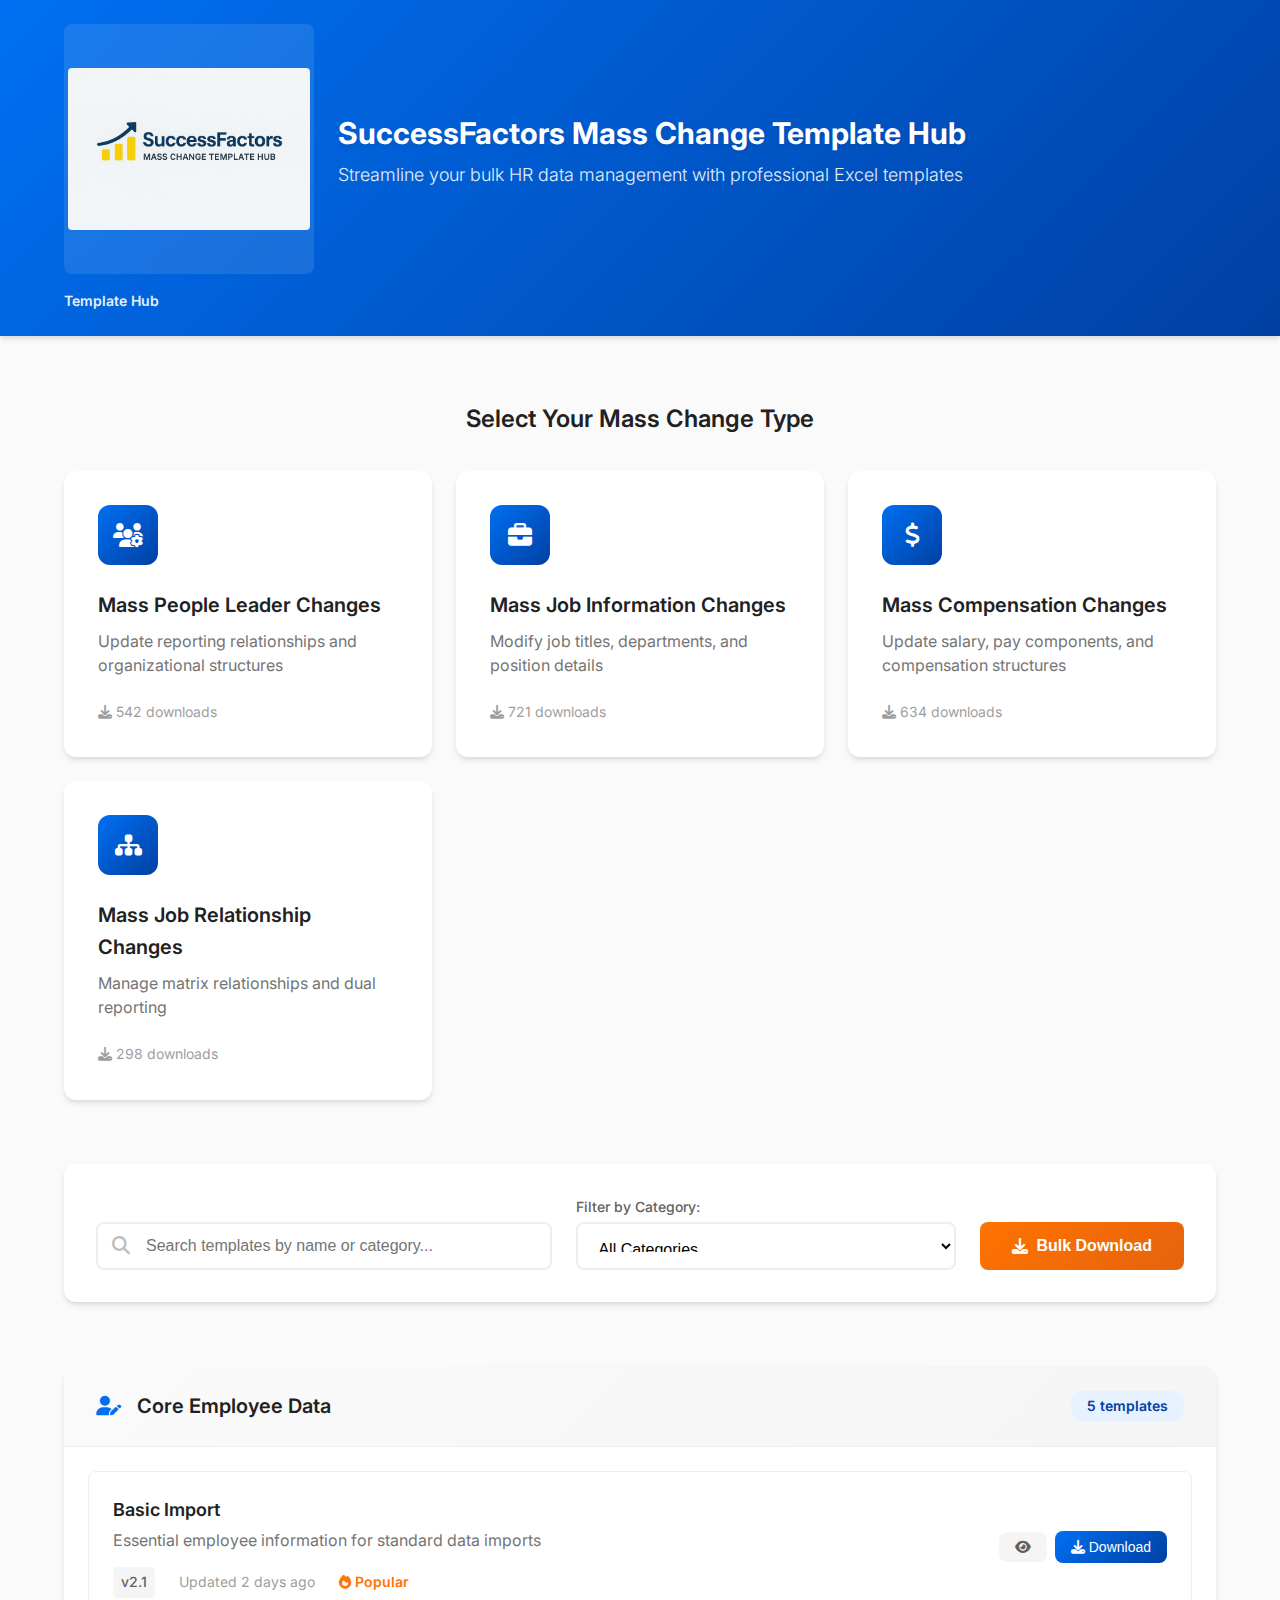
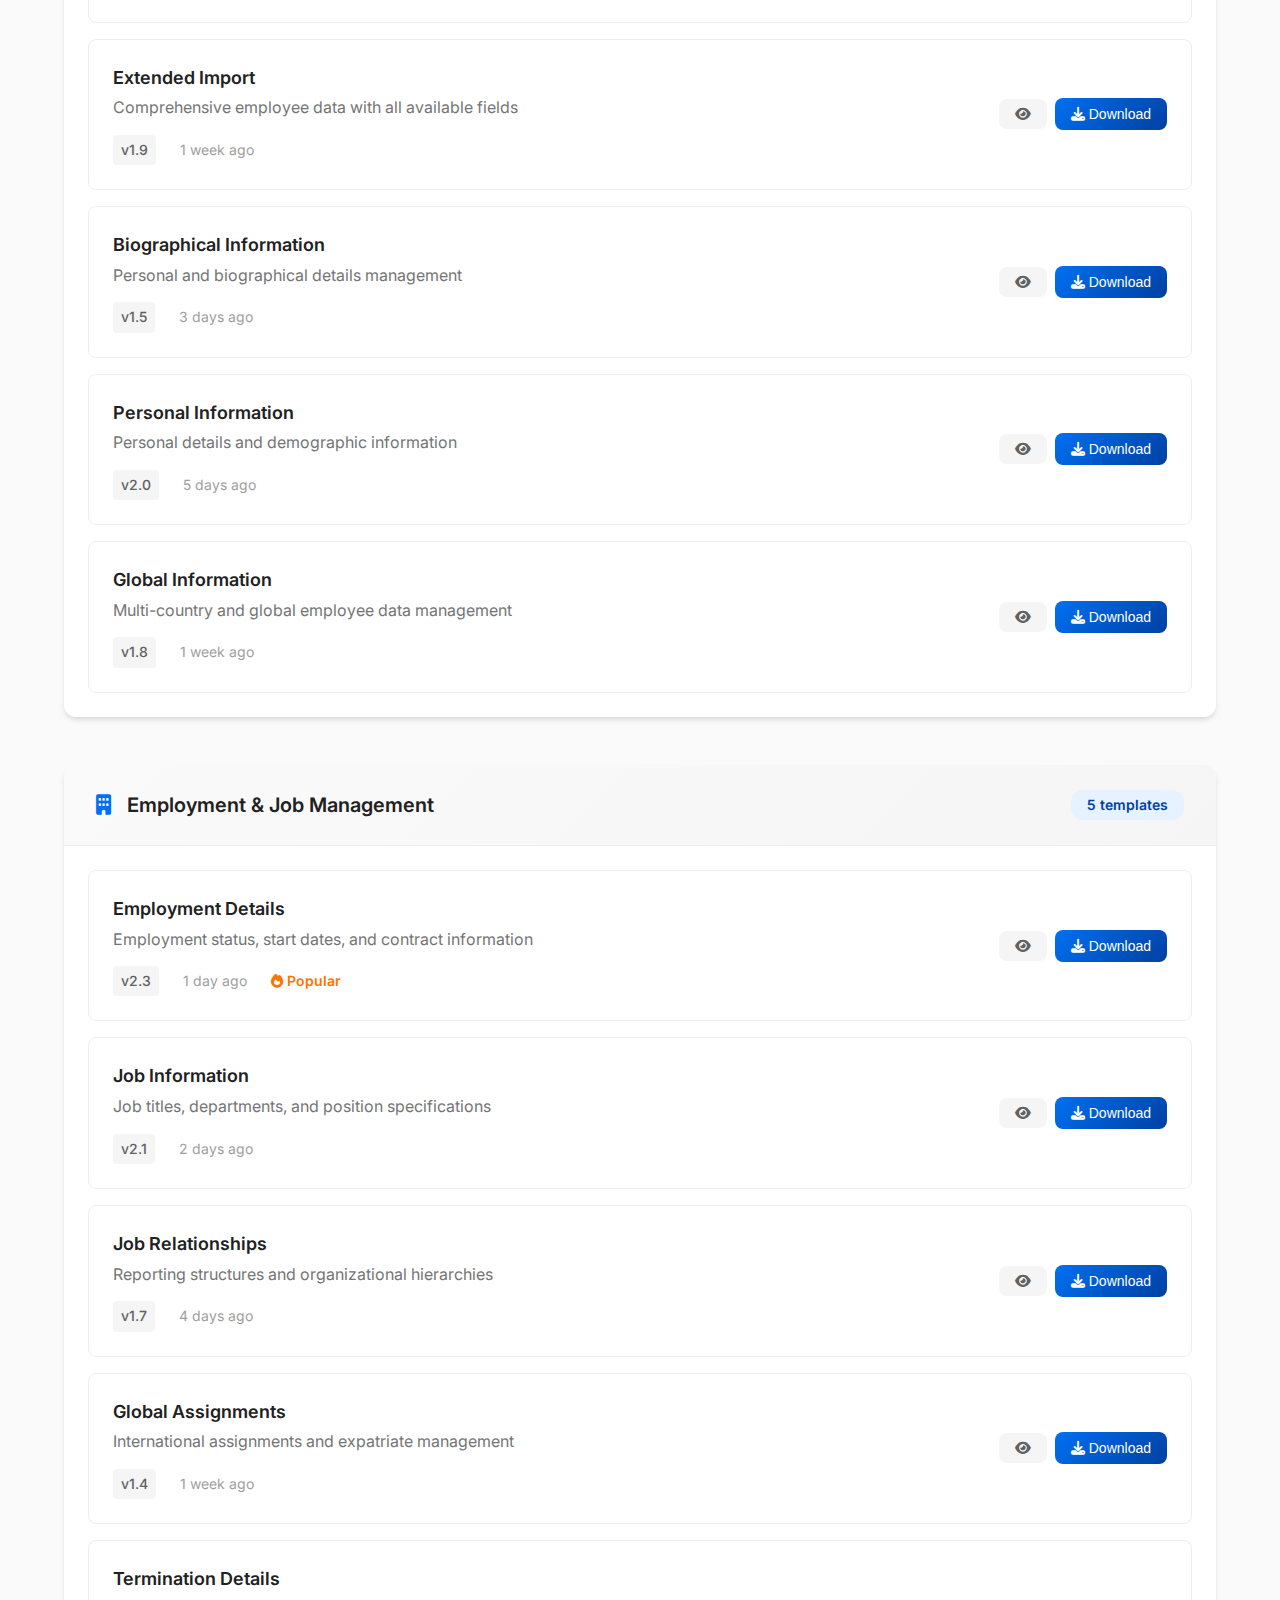
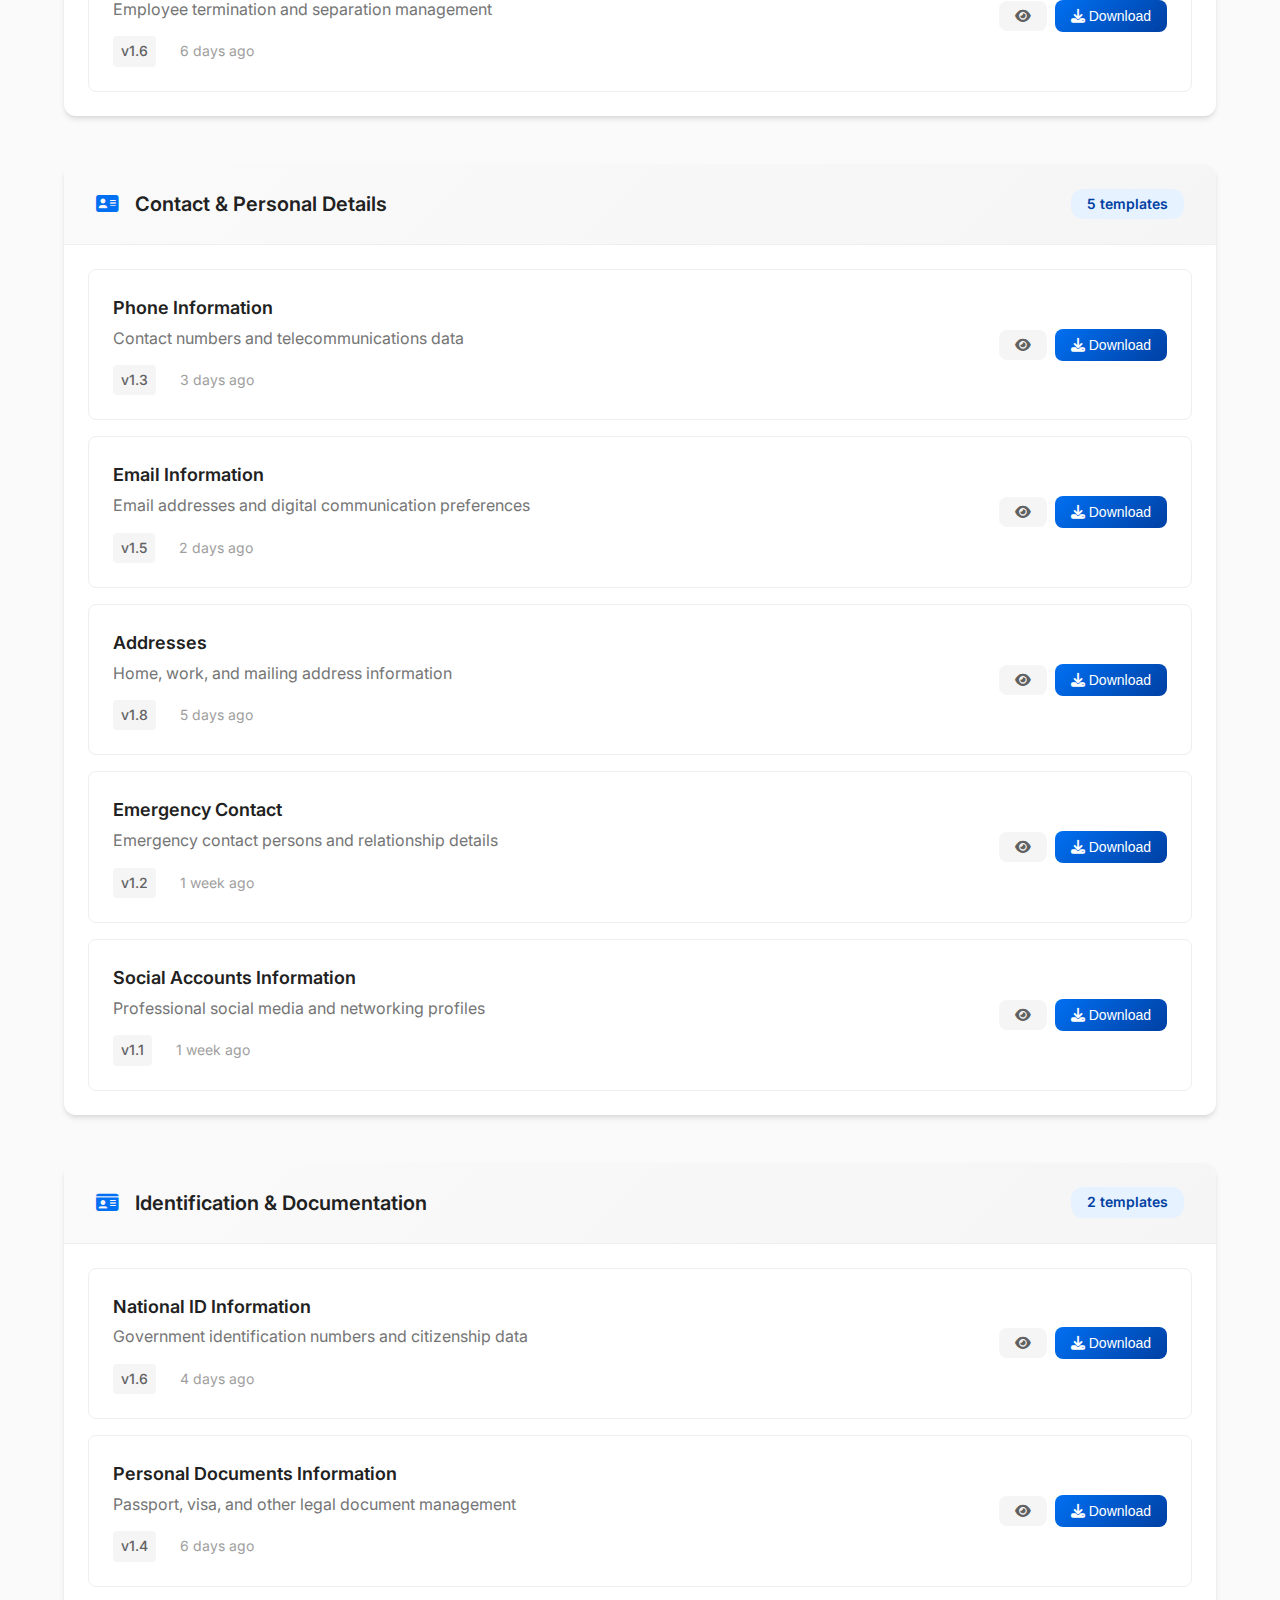
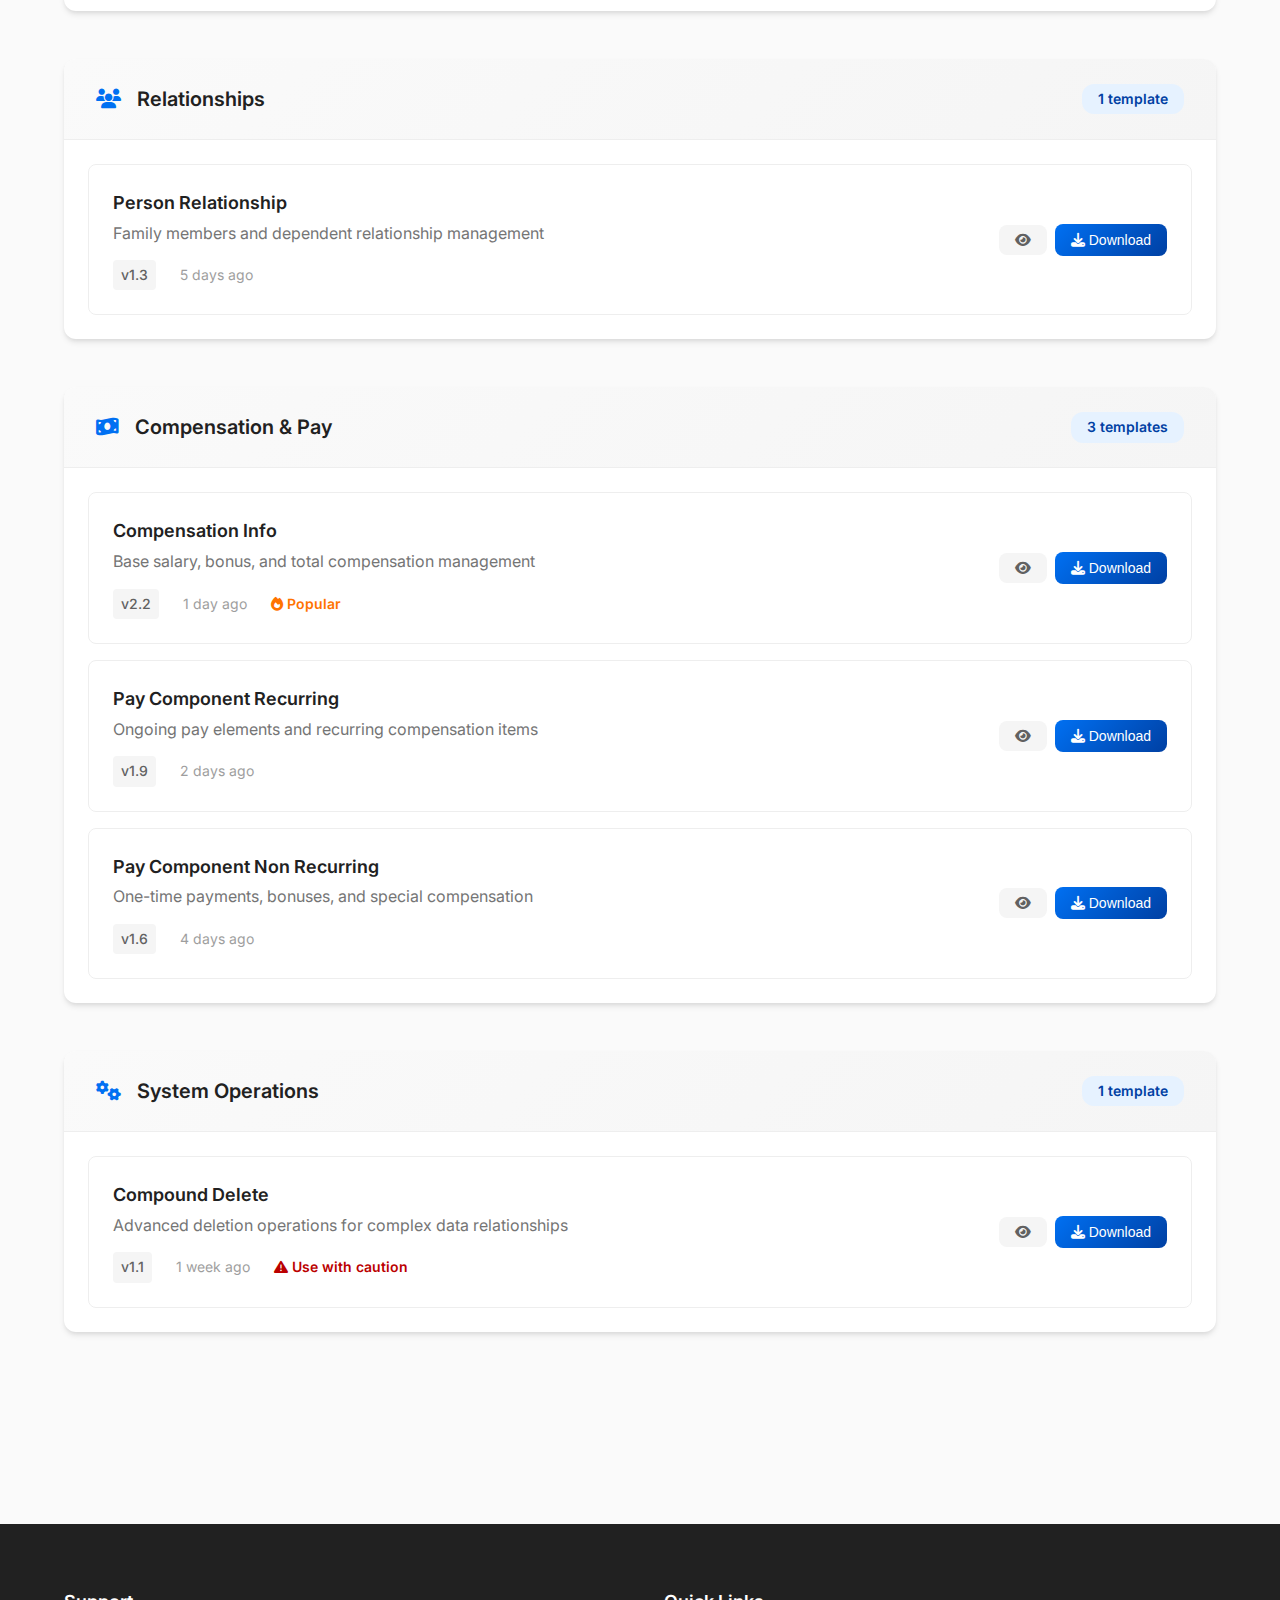
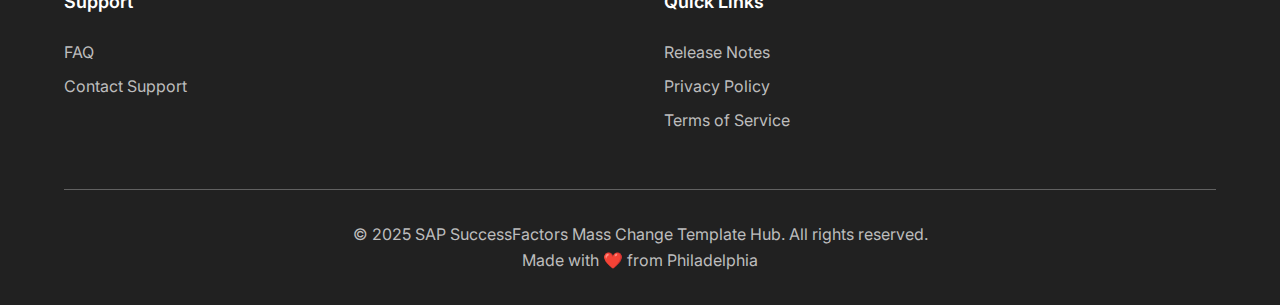
<file: index.html>
<!DOCTYPE html>
<html lang="en">
<head>
    <meta charset="UTF-8">
    <meta name="viewport" content="width=device-width, initial-scale=1.0">
    <title>SuccessFactors Mass Change Template Hub</title>
    <link rel="stylesheet" href="styles.css">
    <link href="https://cdnjs.cloudflare.com/ajax/libs/font-awesome/6.4.0/css/all.min.css" rel="stylesheet">
    <link href="https://fonts.googleapis.com/css2?family=Inter:wght@300;400;500;600;700&display=swap" rel="stylesheet">
</head>
<body>
    <!-- Header Section -->
    <header class="header">
        <div class="container">
            <div class="header-content">
                <div class="logo-section">
                    <div class="logo">
                        <img src="logo.png" alt="SuccessFactors Mass Change Template Hub" class="logo-image">
                    </div>
                    <div class="title-section">
                        <h1>SuccessFactors Mass Change Template Hub</h1>
                        <p>Streamline your bulk HR data management with professional Excel templates</p>
                    </div>
                </div>
            </div>
            <nav class="breadcrumb">
                <span class="breadcrumb-item active">Template Hub</span>
            </nav>
        </div>
    </header>

    <!-- Main Content -->
    <main class="main-content">
        <div class="container">
            <!-- Action Selection Section -->
            <section class="action-selection">
                <h2>Select Your Mass Change Type</h2>
                <div class="action-cards">
                    <div class="action-card" data-category="people-leader">
                        <div class="card-icon">
                            <i class="fas fa-users-cog"></i>
                        </div>
                        <h3>Mass People Leader Changes</h3>
                        <p>Update reporting relationships and organizational structures</p>
                        <div class="card-stats">
                            <span class="stat-item">
                                <i class="fas fa-download"></i>
                                542 downloads
                            </span>
                        </div>
                    </div>
                    
                    <div class="action-card" data-category="job-info">
                        <div class="card-icon">
                            <i class="fas fa-briefcase"></i>
                        </div>
                        <h3>Mass Job Information Changes</h3>
                        <p>Modify job titles, departments, and position details</p>
                        <div class="card-stats">
                            <span class="stat-item">
                                <i class="fas fa-download"></i>
                                721 downloads
                            </span>
                        </div>
                    </div>
                    
                    <div class="action-card" data-category="compensation">
                        <div class="card-icon">
                            <i class="fas fa-dollar-sign"></i>
                        </div>
                        <h3>Mass Compensation Changes</h3>
                        <p>Update salary, pay components, and compensation structures</p>
                        <div class="card-stats">
                            <span class="stat-item">
                                <i class="fas fa-download"></i>
                                634 downloads
                            </span>
                        </div>
                    </div>
                    
                    <div class="action-card" data-category="job-relationships">
                        <div class="card-icon">
                            <i class="fas fa-sitemap"></i>
                        </div>
                        <h3>Mass Job Relationship Changes</h3>
                        <p>Manage matrix relationships and dual reporting</p>
                        <div class="card-stats">
                            <span class="stat-item">
                                <i class="fas fa-download"></i>
                                298 downloads
                            </span>
                        </div>
                    </div>
                </div>
            </section>

            <!-- Search and Filter Section -->
            <section class="search-filter-section">
                <div class="search-container">
                    <div class="search-box">
                        <i class="fas fa-search"></i>
                        <input type="text" id="templateSearch" placeholder="Search templates by name or category...">
                    </div>
                    <div class="filter-container">
                        <label for="categoryFilter">Filter by Category:</label>
                        <select id="categoryFilter">
                            <option value="all">All Categories</option>
                            <option value="core-employee">Core Employee Data</option>
                            <option value="employment-job">Employment & Job Management</option>
                            <option value="contact-personal">Contact & Personal Details</option>
                            <option value="identification">Identification & Documentation</option>
                            <option value="relationships">Relationships</option>
                            <option value="compensation-pay">Compensation & Pay</option>
                            <option value="system-operations">System Operations</option>
                        </select>
                    </div>
                    <button class="bulk-download-btn" id="bulkDownloadBtn">
                        <i class="fas fa-download"></i>
                        Bulk Download
                    </button>
                </div>
            </section>

            <!-- Template Categories Section -->
            <section class="templates-section">
                <div class="templates-grid">
                    <!-- Core Employee Data -->
                    <div class="template-category" data-category="core-employee">
                        <div class="category-header">
                            <h3>
                                <i class="fas fa-user-edit"></i>
                                Core Employee Data
                            </h3>
                            <span class="template-count">5 templates</span>
                        </div>
                        <div class="template-list">
                            <div class="template-item" data-template="basic-import">
                                <div class="template-info">
                                    <h4>Basic Import</h4>
                                    <p>Essential employee information for standard data imports</p>
                                    <div class="template-meta">
                                        <span class="version">v2.1</span>
                                        <span class="updated">Updated 2 days ago</span>
                                        <span class="popularity">
                                            <i class="fas fa-fire"></i>
                                            Popular
                                        </span>
                                    </div>
                                </div>
                                <div class="template-actions">
                                    <button class="preview-btn" title="Preview template">
                                        <i class="fas fa-eye"></i>
                                    </button>
                                    <button class="download-btn" data-template="basic-import">
                                        <i class="fas fa-download"></i>
                                        Download
                                    </button>
                                </div>
                            </div>
                            
                            <div class="template-item" data-template="extended-import">
                                <div class="template-info">
                                    <h4>Extended Import</h4>
                                    <p>Comprehensive employee data with all available fields</p>
                                    <div class="template-meta">
                                        <span class="version">v1.9</span>
                                        <span class="updated">1 week ago</span>
                                    </div>
                                </div>
                                <div class="template-actions">
                                    <button class="preview-btn" title="Preview template">
                                        <i class="fas fa-eye"></i>
                                    </button>
                                    <button class="download-btn" data-template="extended-import">
                                        <i class="fas fa-download"></i>
                                        Download
                                    </button>
                                </div>
                            </div>
                            
                            <div class="template-item" data-template="biographical-info">
                                <div class="template-info">
                                    <h4>Biographical Information</h4>
                                    <p>Personal and biographical details management</p>
                                    <div class="template-meta">
                                        <span class="version">v1.5</span>
                                        <span class="updated">3 days ago</span>
                                    </div>
                                </div>
                                <div class="template-actions">
                                    <button class="preview-btn" title="Preview template">
                                        <i class="fas fa-eye"></i>
                                    </button>
                                    <button class="download-btn" data-template="biographical-info">
                                        <i class="fas fa-download"></i>
                                        Download
                                    </button>
                                </div>
                            </div>
                            
                            <div class="template-item" data-template="personal-info">
                                <div class="template-info">
                                    <h4>Personal Information</h4>
                                    <p>Personal details and demographic information</p>
                                    <div class="template-meta">
                                        <span class="version">v2.0</span>
                                        <span class="updated">5 days ago</span>
                                    </div>
                                </div>
                                <div class="template-actions">
                                    <button class="preview-btn" title="Preview template">
                                        <i class="fas fa-eye"></i>
                                    </button>
                                    <button class="download-btn" data-template="personal-info">
                                        <i class="fas fa-download"></i>
                                        Download
                                    </button>
                                </div>
                            </div>
                            
                            <div class="template-item" data-template="global-info">
                                <div class="template-info">
                                    <h4>Global Information</h4>
                                    <p>Multi-country and global employee data management</p>
                                    <div class="template-meta">
                                        <span class="version">v1.8</span>
                                        <span class="updated">1 week ago</span>
                                    </div>
                                </div>
                                <div class="template-actions">
                                    <button class="preview-btn" title="Preview template">
                                        <i class="fas fa-eye"></i>
                                    </button>
                                    <button class="download-btn" data-template="global-info">
                                        <i class="fas fa-download"></i>
                                        Download
                                    </button>
                                </div>
                            </div>
                        </div>
                    </div>

                    <!-- Employment & Job Management -->
                    <div class="template-category" data-category="employment-job">
                        <div class="category-header">
                            <h3>
                                <i class="fas fa-building"></i>
                                Employment & Job Management
                            </h3>
                            <span class="template-count">5 templates</span>
                        </div>
                        <div class="template-list">
                            <div class="template-item" data-template="employment-details">
                                <div class="template-info">
                                    <h4>Employment Details</h4>
                                    <p>Employment status, start dates, and contract information</p>
                                    <div class="template-meta">
                                        <span class="version">v2.3</span>
                                        <span class="updated">1 day ago</span>
                                        <span class="popularity">
                                            <i class="fas fa-fire"></i>
                                            Popular
                                        </span>
                                    </div>
                                </div>
                                <div class="template-actions">
                                    <button class="preview-btn" title="Preview template">
                                        <i class="fas fa-eye"></i>
                                    </button>
                                    <button class="download-btn" data-template="employment-details">
                                        <i class="fas fa-download"></i>
                                        Download
                                    </button>
                                </div>
                            </div>
                            
                            <div class="template-item" data-template="job-information">
                                <div class="template-info">
                                    <h4>Job Information</h4>
                                    <p>Job titles, departments, and position specifications</p>
                                    <div class="template-meta">
                                        <span class="version">v2.1</span>
                                        <span class="updated">2 days ago</span>
                                    </div>
                                </div>
                                <div class="template-actions">
                                    <button class="preview-btn" title="Preview template">
                                        <i class="fas fa-eye"></i>
                                    </button>
                                    <button class="download-btn" data-template="job-information">
                                        <i class="fas fa-download"></i>
                                        Download
                                    </button>
                                </div>
                            </div>
                            
                            <div class="template-item" data-template="job-relationships">
                                <div class="template-info">
                                    <h4>Job Relationships</h4>
                                    <p>Reporting structures and organizational hierarchies</p>
                                    <div class="template-meta">
                                        <span class="version">v1.7</span>
                                        <span class="updated">4 days ago</span>
                                    </div>
                                </div>
                                <div class="template-actions">
                                    <button class="preview-btn" title="Preview template">
                                        <i class="fas fa-eye"></i>
                                    </button>
                                    <button class="download-btn" data-template="job-relationships">
                                        <i class="fas fa-download"></i>
                                        Download
                                    </button>
                                </div>
                            </div>
                            
                            <div class="template-item" data-template="global-assignments">
                                <div class="template-info">
                                    <h4>Global Assignments</h4>
                                    <p>International assignments and expatriate management</p>
                                    <div class="template-meta">
                                        <span class="version">v1.4</span>
                                        <span class="updated">1 week ago</span>
                                    </div>
                                </div>
                                <div class="template-actions">
                                    <button class="preview-btn" title="Preview template">
                                        <i class="fas fa-eye"></i>
                                    </button>
                                    <button class="download-btn" data-template="global-assignments">
                                        <i class="fas fa-download"></i>
                                        Download
                                    </button>
                                </div>
                            </div>
                            
                            <div class="template-item" data-template="termination-details">
                                <div class="template-info">
                                    <h4>Termination Details</h4>
                                    <p>Employee termination and separation management</p>
                                    <div class="template-meta">
                                        <span class="version">v1.6</span>
                                        <span class="updated">6 days ago</span>
                                    </div>
                                </div>
                                <div class="template-actions">
                                    <button class="preview-btn" title="Preview template">
                                        <i class="fas fa-eye"></i>
                                    </button>
                                    <button class="download-btn" data-template="termination-details">
                                        <i class="fas fa-download"></i>
                                        Download
                                    </button>
                                </div>
                            </div>
                        </div>
                    </div>

                    <!-- Contact & Personal Details -->
                    <div class="template-category" data-category="contact-personal">
                        <div class="category-header">
                            <h3>
                                <i class="fas fa-address-card"></i>
                                Contact & Personal Details
                            </h3>
                            <span class="template-count">5 templates</span>
                        </div>
                        <div class="template-list">
                            <div class="template-item" data-template="phone-info">
                                <div class="template-info">
                                    <h4>Phone Information</h4>
                                    <p>Contact numbers and telecommunications data</p>
                                    <div class="template-meta">
                                        <span class="version">v1.3</span>
                                        <span class="updated">3 days ago</span>
                                    </div>
                                </div>
                                <div class="template-actions">
                                    <button class="preview-btn" title="Preview template">
                                        <i class="fas fa-eye"></i>
                                    </button>
                                    <button class="download-btn" data-template="phone-info">
                                        <i class="fas fa-download"></i>
                                        Download
                                    </button>
                                </div>
                            </div>
                            
                            <div class="template-item" data-template="email-info">
                                <div class="template-info">
                                    <h4>Email Information</h4>
                                    <p>Email addresses and digital communication preferences</p>
                                    <div class="template-meta">
                                        <span class="version">v1.5</span>
                                        <span class="updated">2 days ago</span>
                                    </div>
                                </div>
                                <div class="template-actions">
                                    <button class="preview-btn" title="Preview template">
                                        <i class="fas fa-eye"></i>
                                    </button>
                                    <button class="download-btn" data-template="email-info">
                                        <i class="fas fa-download"></i>
                                        Download
                                    </button>
                                </div>
                            </div>
                            
                            <div class="template-item" data-template="addresses">
                                <div class="template-info">
                                    <h4>Addresses</h4>
                                    <p>Home, work, and mailing address information</p>
                                    <div class="template-meta">
                                        <span class="version">v1.8</span>
                                        <span class="updated">5 days ago</span>
                                    </div>
                                </div>
                                <div class="template-actions">
                                    <button class="preview-btn" title="Preview template">
                                        <i class="fas fa-eye"></i>
                                    </button>
                                    <button class="download-btn" data-template="addresses">
                                        <i class="fas fa-download"></i>
                                        Download
                                    </button>
                                </div>
                            </div>
                            
                            <div class="template-item" data-template="emergency-contact">
                                <div class="template-info">
                                    <h4>Emergency Contact</h4>
                                    <p>Emergency contact persons and relationship details</p>
                                    <div class="template-meta">
                                        <span class="version">v1.2</span>
                                        <span class="updated">1 week ago</span>
                                    </div>
                                </div>
                                <div class="template-actions">
                                    <button class="preview-btn" title="Preview template">
                                        <i class="fas fa-eye"></i>
                                    </button>
                                    <button class="download-btn" data-template="emergency-contact">
                                        <i class="fas fa-download"></i>
                                        Download
                                    </button>
                                </div>
                            </div>
                            
                            <div class="template-item" data-template="social-accounts">
                                <div class="template-info">
                                    <h4>Social Accounts Information</h4>
                                    <p>Professional social media and networking profiles</p>
                                    <div class="template-meta">
                                        <span class="version">v1.1</span>
                                        <span class="updated">1 week ago</span>
                                    </div>
                                </div>
                                <div class="template-actions">
                                    <button class="preview-btn" title="Preview template">
                                        <i class="fas fa-eye"></i>
                                    </button>
                                    <button class="download-btn" data-template="social-accounts">
                                        <i class="fas fa-download"></i>
                                        Download
                                    </button>
                                </div>
                            </div>
                        </div>
                    </div>

                    <!-- Identification & Documentation -->
                    <div class="template-category" data-category="identification">
                        <div class="category-header">
                            <h3>
                                <i class="fas fa-id-card"></i>
                                Identification & Documentation
                            </h3>
                            <span class="template-count">2 templates</span>
                        </div>
                        <div class="template-list">
                            <div class="template-item" data-template="national-id">
                                <div class="template-info">
                                    <h4>National ID Information</h4>
                                    <p>Government identification numbers and citizenship data</p>
                                    <div class="template-meta">
                                        <span class="version">v1.6</span>
                                        <span class="updated">4 days ago</span>
                                    </div>
                                </div>
                                <div class="template-actions">
                                    <button class="preview-btn" title="Preview template">
                                        <i class="fas fa-eye"></i>
                                    </button>
                                    <button class="download-btn" data-template="national-id">
                                        <i class="fas fa-download"></i>
                                        Download
                                    </button>
                                </div>
                            </div>
                            
                            <div class="template-item" data-template="personal-documents">
                                <div class="template-info">
                                    <h4>Personal Documents Information</h4>
                                    <p>Passport, visa, and other legal document management</p>
                                    <div class="template-meta">
                                        <span class="version">v1.4</span>
                                        <span class="updated">6 days ago</span>
                                    </div>
                                </div>
                                <div class="template-actions">
                                    <button class="preview-btn" title="Preview template">
                                        <i class="fas fa-eye"></i>
                                    </button>
                                    <button class="download-btn" data-template="personal-documents">
                                        <i class="fas fa-download"></i>
                                        Download
                                    </button>
                                </div>
                            </div>
                        </div>
                    </div>

                    <!-- Relationships & Recruiting -->
                    <div class="template-category" data-category="relationships">
                        <div class="category-header">
                            <h3>
                                <i class="fas fa-users"></i>
                                Relationships
                            </h3>
                            <span class="template-count">1 template</span>
                        </div>
                        <div class="template-list">
                            <div class="template-item" data-template="person-relationship">
                                <div class="template-info">
                                    <h4>Person Relationship</h4>
                                    <p>Family members and dependent relationship management</p>
                                    <div class="template-meta">
                                        <span class="version">v1.3</span>
                                        <span class="updated">5 days ago</span>
                                    </div>
                                </div>
                                <div class="template-actions">
                                    <button class="preview-btn" title="Preview template">
                                        <i class="fas fa-eye"></i>
                                    </button>
                                    <button class="download-btn" data-template="person-relationship">
                                        <i class="fas fa-download"></i>
                                        Download
                                    </button>
                                </div>
                            </div>
                        </div>
                    </div>

                    <!-- Compensation & Pay -->
                    <div class="template-category" data-category="compensation-pay">
                        <div class="category-header">
                            <h3>
                                <i class="fas fa-money-bill-wave"></i>
                                Compensation & Pay
                            </h3>
                            <span class="template-count">3 templates</span>
                        </div>
                        <div class="template-list">
                            <div class="template-item" data-template="compensation-info">
                                <div class="template-info">
                                    <h4>Compensation Info</h4>
                                    <p>Base salary, bonus, and total compensation management</p>
                                    <div class="template-meta">
                                        <span class="version">v2.2</span>
                                        <span class="updated">1 day ago</span>
                                        <span class="popularity">
                                            <i class="fas fa-fire"></i>
                                            Popular
                                        </span>
                                    </div>
                                </div>
                                <div class="template-actions">
                                    <button class="preview-btn" title="Preview template">
                                        <i class="fas fa-eye"></i>
                                    </button>
                                    <button class="download-btn" data-template="compensation-info">
                                        <i class="fas fa-download"></i>
                                        Download
                                    </button>
                                </div>
                            </div>
                            
                            <div class="template-item" data-template="pay-component-recurring">
                                <div class="template-info">
                                    <h4>Pay Component Recurring</h4>
                                    <p>Ongoing pay elements and recurring compensation items</p>
                                    <div class="template-meta">
                                        <span class="version">v1.9</span>
                                        <span class="updated">2 days ago</span>
                                    </div>
                                </div>
                                <div class="template-actions">
                                    <button class="preview-btn" title="Preview template">
                                        <i class="fas fa-eye"></i>
                                    </button>
                                    <button class="download-btn" data-template="pay-component-recurring">
                                        <i class="fas fa-download"></i>
                                        Download
                                    </button>
                                </div>
                            </div>
                            
                            <div class="template-item" data-template="pay-component-non-recurring">
                                <div class="template-info">
                                    <h4>Pay Component Non Recurring</h4>
                                    <p>One-time payments, bonuses, and special compensation</p>
                                    <div class="template-meta">
                                        <span class="version">v1.6</span>
                                        <span class="updated">4 days ago</span>
                                    </div>
                                </div>
                                <div class="template-actions">
                                    <button class="preview-btn" title="Preview template">
                                        <i class="fas fa-eye"></i>
                                    </button>
                                    <button class="download-btn" data-template="pay-component-non-recurring">
                                        <i class="fas fa-download"></i>
                                        Download
                                    </button>
                                </div>
                            </div>
                        </div>
                    </div>

                    <!-- System Operations -->
                    <div class="template-category" data-category="system-operations">
                        <div class="category-header">
                            <h3>
                                <i class="fas fa-cogs"></i>
                                System Operations
                            </h3>
                            <span class="template-count">1 template</span>
                        </div>
                        <div class="template-list">
                            <div class="template-item" data-template="compound-delete">
                                <div class="template-info">
                                    <h4>Compound Delete</h4>
                                    <p>Advanced deletion operations for complex data relationships</p>
                                    <div class="template-meta">
                                        <span class="version">v1.1</span>
                                        <span class="updated">1 week ago</span>
                                        <span class="caution">
                                            <i class="fas fa-exclamation-triangle"></i>
                                            Use with caution
                                        </span>
                                    </div>
                                </div>
                                <div class="template-actions">
                                    <button class="preview-btn" title="Preview template">
                                        <i class="fas fa-eye"></i>
                                    </button>
                                    <button class="download-btn" data-template="compound-delete">
                                        <i class="fas fa-download"></i>
                                        Download
                                    </button>
                                </div>
                            </div>
                        </div>
                    </div>
                </div>
            </section>

            <!-- Recently Downloaded Section -->
            <section class="recent-downloads" id="recentDownloads" style="display: none;">
                <h3>
                    <i class="fas fa-clock"></i>
                    Recently Downloaded
                </h3>
                <div class="recent-items" id="recentItemsList">
                    <!-- Recent downloads will be populated by JavaScript -->
                </div>
            </section>
        </div>
    </main>

    <!-- Footer -->
    <footer class="footer">
        <div class="container">
            <div class="footer-content">
                <div class="footer-section">
                    <h4>Support</h4>
                    <ul>
                        <li><a href="faq.html">FAQ</a></li>
                        <li><a href="support.html">Contact Support</a></li>
                    </ul>
                </div>
                <div class="footer-section">
                    <h4>Quick Links</h4>
                    <ul>
                        <li><a href="release-notes.html">Release Notes</a></li>
                        <li><a href="privacy-policy.html">Privacy Policy</a></li>
                        <li><a href="terms-of-service.html">Terms of Service</a></li>
                    </ul>
                </div>
            </div>
            <div class="footer-bottom">
                <p>&copy; 2025 SAP SuccessFactors Mass Change Template Hub. All rights reserved.</p>
                <p>Made with ❤️ from Philadelphia</p>
            </div>
        </div>
    </footer>

    <!-- Download Progress Modal -->
    <div class="modal" id="downloadModal">
        <div class="modal-content">
            <div class="modal-header">
                <h3>Download in Progress</h3>
                <button class="modal-close" id="modalClose">
                    <i class="fas fa-times"></i>
                </button>
            </div>
            <div class="modal-body">
                <div class="download-progress">
                    <div class="progress-bar">
                        <div class="progress-fill" id="progressFill"></div>
                    </div>
                    <div class="progress-text" id="progressText">Preparing download...</div>
                </div>
                <div class="download-info" id="downloadInfo">
                    <p>Template: <span id="downloadTemplateName"></span></p>
                    <p>Size: <span id="downloadSize">~245 KB</span></p>
                </div>
            </div>
        </div>
    </div>

    <!-- Template Preview Modal -->
    <div class="modal" id="previewModal">
        <div class="modal-content modal-large">
            <div class="modal-header">
                <h3>Template Preview</h3>
                <button class="modal-close" id="previewModalClose">
                    <i class="fas fa-times"></i>
                </button>
            </div>
            <div class="modal-body">
                <div class="preview-content" id="previewContent">
                    <!-- Preview content will be loaded here -->
                </div>
            </div>
        </div>
    </div>

    <script src="script.js"></script>
</body>
</html>
</file>
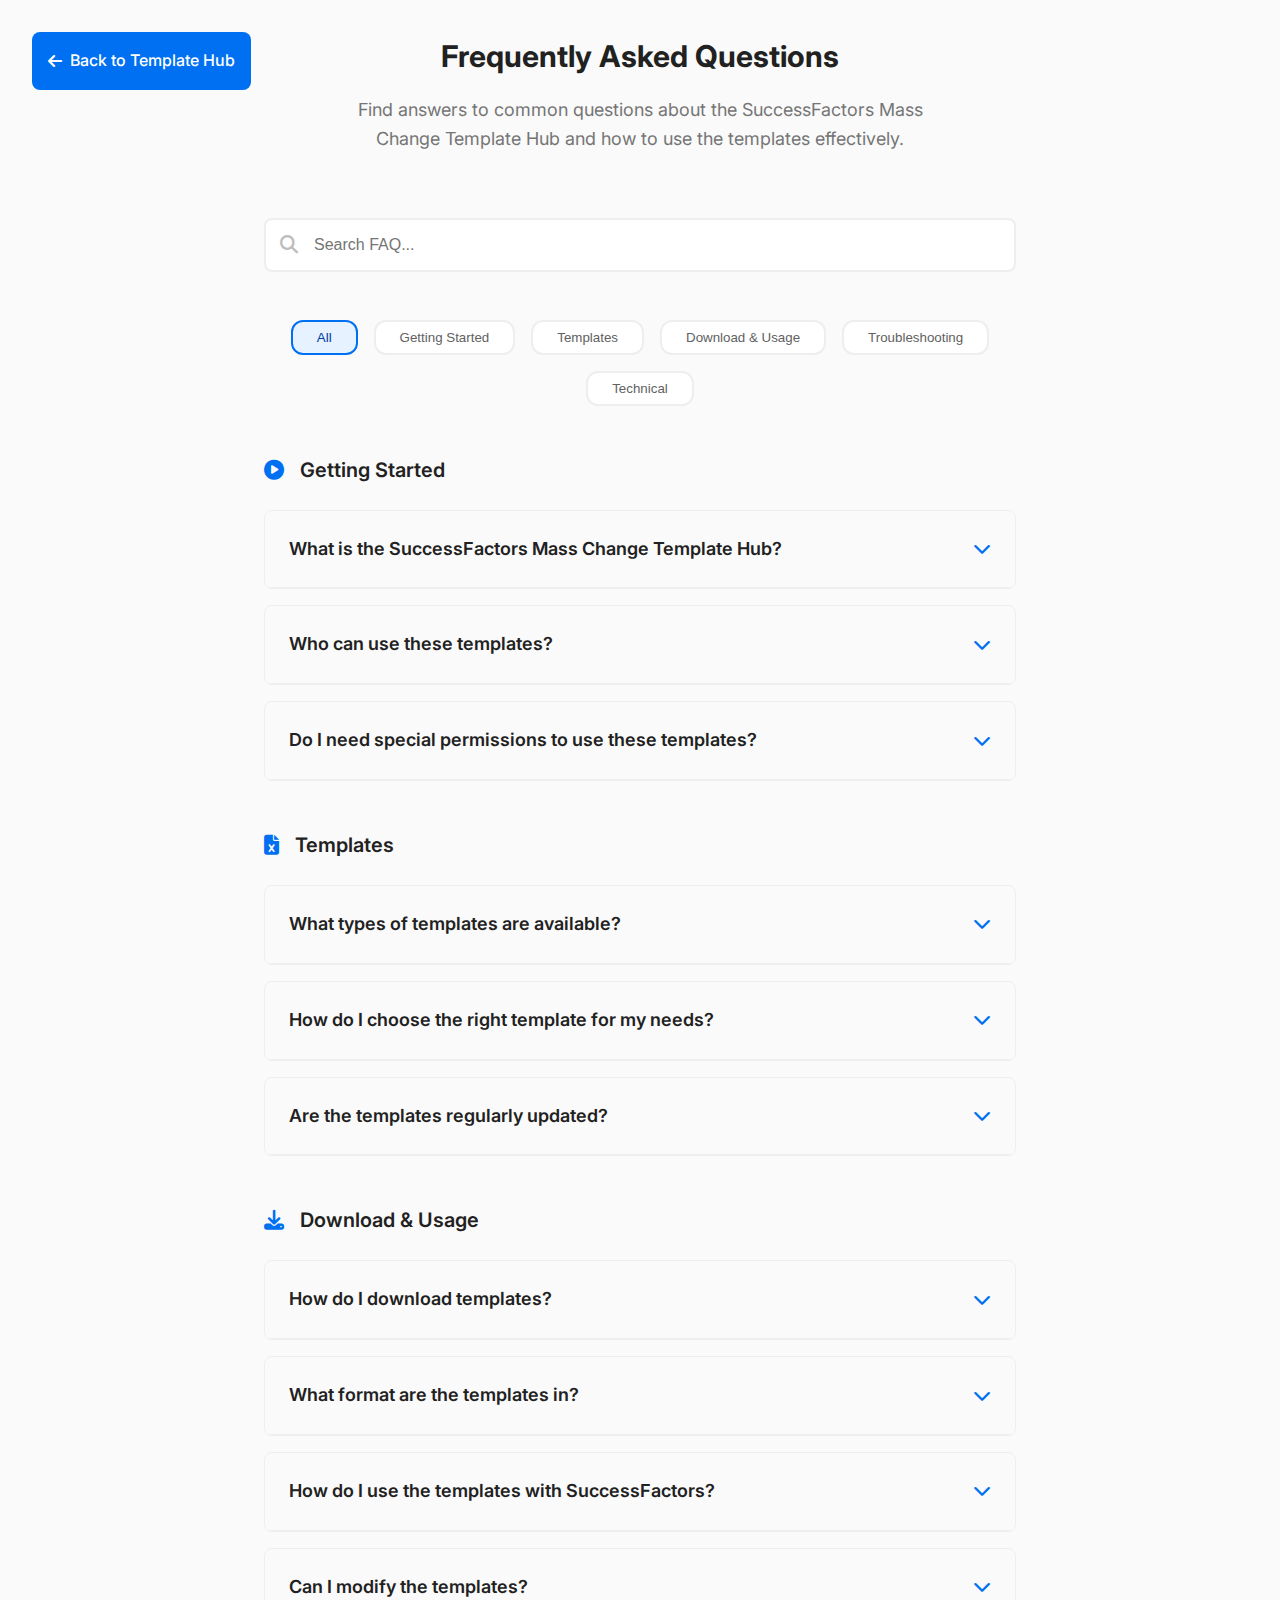
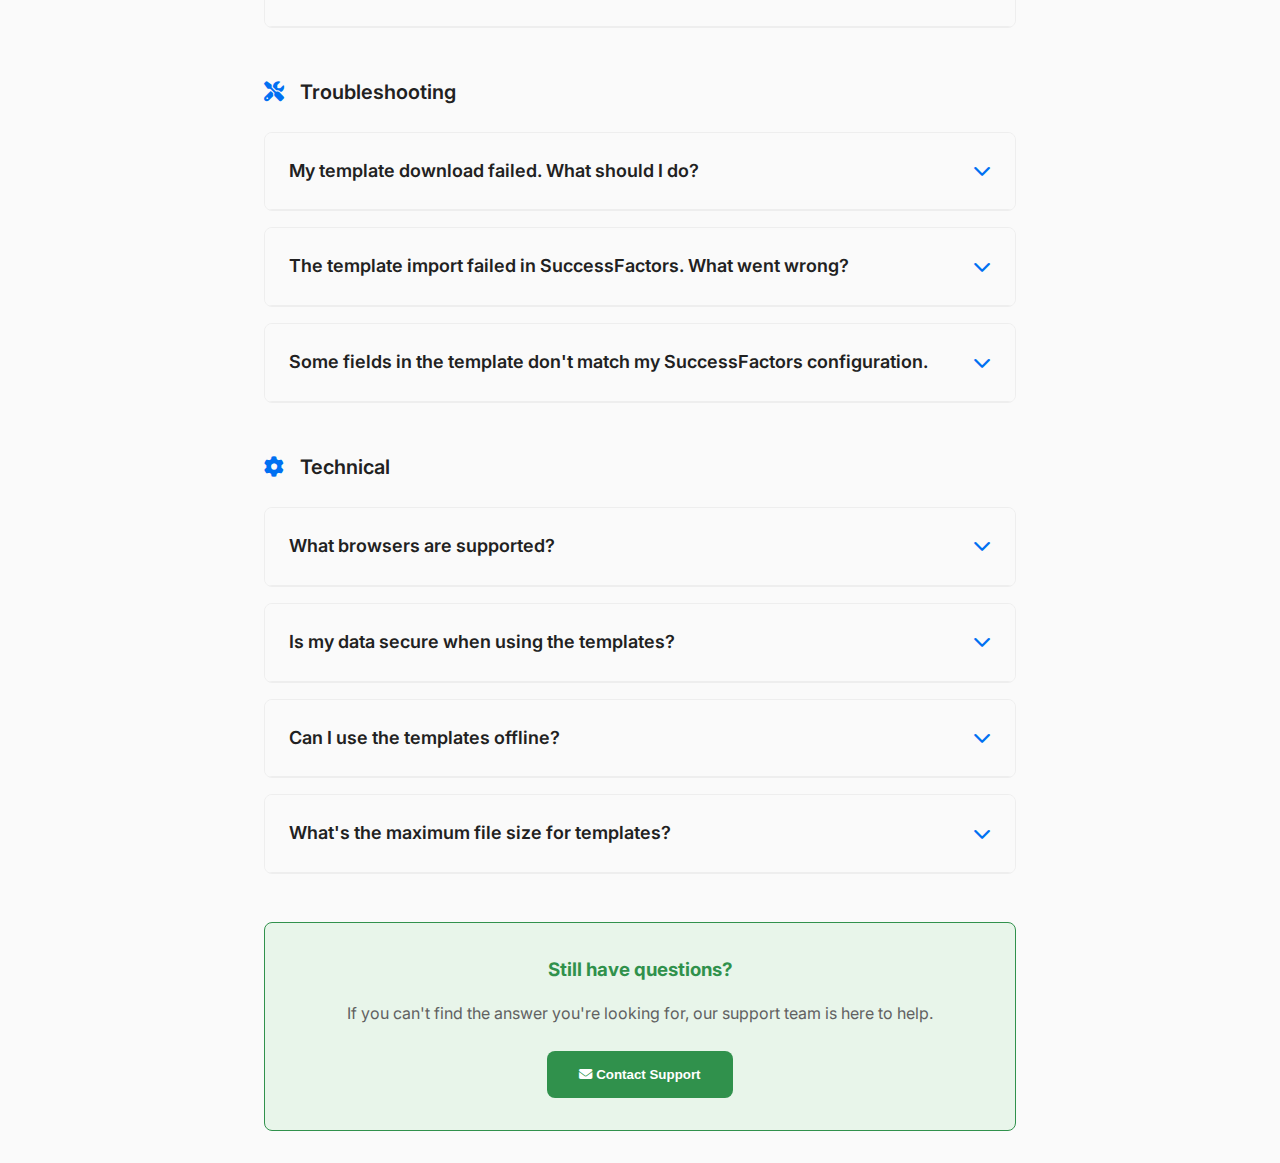
<file: faq.html>
<!DOCTYPE html>
<html lang="en">
<head>
    <meta charset="UTF-8">
    <meta name="viewport" content="width=device-width, initial-scale=1.0">
    <title>FAQ - SuccessFactors Mass Change Template Hub</title>
    <link rel="stylesheet" href="styles.css">
    <link href="https://cdnjs.cloudflare.com/ajax/libs/font-awesome/6.4.0/css/all.min.css" rel="stylesheet">
    <link href="https://fonts.googleapis.com/css2?family=Inter:wght@300;400;500;600;700&display=swap" rel="stylesheet">
    <style>
        .faq-container {
            max-width: 800px;
            margin: 0 auto;
            padding: var(--spacing-xl) var(--spacing-lg);
        }
        
        .faq-header {
            text-align: center;
            margin-bottom: var(--spacing-3xl);
        }
        
        .faq-header h1 {
            font-size: var(--font-size-3xl);
            font-weight: 700;
            color: var(--color-gray-900);
            margin-bottom: var(--spacing-md);
        }
        
        .faq-header p {
            font-size: var(--font-size-lg);
            color: var(--color-gray-600);
            max-width: 600px;
            margin: 0 auto;
        }
        
        .faq-search {
            margin-bottom: var(--spacing-2xl);
            position: relative;
        }
        
        .faq-search input {
            width: 100%;
            padding: var(--spacing-md) var(--spacing-md) var(--spacing-md) 3rem;
            border: 2px solid var(--color-gray-200);
            border-radius: var(--radius-md);
            font-size: var(--font-size-base);
            transition: var(--transition-fast);
        }
        
        .faq-search i {
            position: absolute;
            left: var(--spacing-md);
            top: 50%;
            transform: translateY(-50%);
            color: var(--color-gray-400);
            font-size: var(--font-size-lg);
        }
        
        .faq-categories {
            display: flex;
            gap: var(--spacing-md);
            margin-bottom: var(--spacing-2xl);
            flex-wrap: wrap;
            justify-content: center;
        }
        
        .faq-category-btn {
            padding: var(--spacing-sm) var(--spacing-lg);
            border: 2px solid var(--color-gray-200);
            border-radius: var(--radius-lg);
            background: var(--color-white);
            color: var(--color-gray-700);
            font-weight: 500;
            cursor: pointer;
            transition: var(--transition-fast);
        }
        
        .faq-category-btn:hover,
        .faq-category-btn.active {
            border-color: var(--sap-blue);
            background: var(--sap-blue-light);
            color: var(--sap-blue-dark);
        }
        
        .faq-section {
            margin-bottom: var(--spacing-2xl);
        }
        
        .faq-section-title {
            font-size: var(--font-size-xl);
            font-weight: 600;
            color: var(--color-gray-900);
            margin-bottom: var(--spacing-lg);
            display: flex;
            align-items: center;
            gap: var(--spacing-md);
        }
        
        .faq-section-title i {
            color: var(--sap-blue);
        }
        
        .faq-item {
            background: var(--color-white);
            border: 1px solid var(--color-gray-200);
            border-radius: var(--radius-md);
            margin-bottom: var(--spacing-md);
            overflow: hidden;
            transition: var(--transition-fast);
        }
        
        .faq-item:hover {
            box-shadow: var(--shadow-md);
        }
        
        .faq-question {
            padding: var(--spacing-lg);
            cursor: pointer;
            display: flex;
            justify-content: space-between;
            align-items: center;
            background: var(--color-gray-50);
            border-bottom: 1px solid var(--color-gray-200);
            transition: var(--transition-fast);
        }
        
        .faq-question:hover {
            background: var(--sap-blue-light);
        }
        
        .faq-question h3 {
            font-size: var(--font-size-lg);
            font-weight: 600;
            color: var(--color-gray-900);
            margin: 0;
            flex: 1;
        }
        
        .faq-toggle {
            color: var(--sap-blue);
            font-size: var(--font-size-lg);
            transition: var(--transition-fast);
        }
        
        .faq-item.active .faq-toggle {
            transform: rotate(180deg);
        }
        
        .faq-answer {
            padding: 0 var(--spacing-lg);
            max-height: 0;
            overflow: hidden;
            transition: all var(--transition-normal);
        }
        
        .faq-item.active .faq-answer {
            padding: var(--spacing-lg);
            max-height: 500px;
        }
        
        .faq-answer p {
            color: var(--color-gray-700);
            line-height: 1.6;
            margin-bottom: var(--spacing-md);
        }
        
        .faq-answer p:last-child {
            margin-bottom: 0;
        }
        
        .faq-answer ul {
            margin: var(--spacing-md) 0;
            padding-left: var(--spacing-xl);
        }
        
        .faq-answer li {
            margin-bottom: var(--spacing-sm);
            color: var(--color-gray-700);
        }
        
        .faq-answer code {
            background: var(--color-gray-100);
            padding: 2px 6px;
            border-radius: var(--radius-sm);
            font-family: monospace;
            font-size: 0.9em;
        }
        
        .back-to-home {
            position: fixed;
            top: var(--spacing-xl);
            left: var(--spacing-xl);
            background: var(--sap-blue);
            color: var(--color-white);
            padding: var(--spacing-md);
            border-radius: var(--radius-md);
            text-decoration: none;
            display: flex;
            align-items: center;
            gap: var(--spacing-sm);
            font-weight: 500;
            transition: var(--transition-fast);
            z-index: 100;
        }
        
        .back-to-home:hover {
            background: var(--sap-blue-dark);
            transform: translateY(-2px);
            box-shadow: var(--shadow-md);
        }
        
        .contact-support {
            background: var(--sap-green-light);
            border: 1px solid var(--sap-green);
            border-radius: var(--radius-md);
            padding: var(--spacing-xl);
            text-align: center;
            margin-top: var(--spacing-2xl);
        }
        
        .contact-support h3 {
            color: var(--sap-green);
            margin-bottom: var(--spacing-md);
        }
        
        .contact-support p {
            color: var(--color-gray-700);
            margin-bottom: var(--spacing-lg);
        }
        
        .contact-btn {
            background: var(--sap-green);
            color: var(--color-white);
            padding: var(--spacing-md) var(--spacing-xl);
            border: none;
            border-radius: var(--radius-md);
            font-weight: 600;
            cursor: pointer;
            transition: var(--transition-fast);
        }
        
        .contact-btn:hover {
            background: #267a3a;
            transform: translateY(-2px);
        }
    </style>
</head>
<body>
    <a href="index.html" class="back-to-home">
        <i class="fas fa-arrow-left"></i>
        Back to Template Hub
    </a>

    <div class="faq-container">
        <div class="faq-header">
            <h1>Frequently Asked Questions</h1>
            <p>Find answers to common questions about the SuccessFactors Mass Change Template Hub and how to use the templates effectively.</p>
        </div>

        <div class="faq-search">
            <i class="fas fa-search"></i>
            <input type="text" id="faqSearch" placeholder="Search FAQ...">
        </div>

        <div class="faq-categories">
            <button class="faq-category-btn active" data-category="all">All</button>
            <button class="faq-category-btn" data-category="getting-started">Getting Started</button>
            <button class="faq-category-btn" data-category="templates">Templates</button>
            <button class="faq-category-btn" data-category="download">Download & Usage</button>
            <button class="faq-category-btn" data-category="troubleshooting">Troubleshooting</button>
            <button class="faq-category-btn" data-category="technical">Technical</button>
        </div>

        <!-- Getting Started Section -->
        <div class="faq-section" data-category="getting-started">
            <h2 class="faq-section-title">
                <i class="fas fa-play-circle"></i>
                Getting Started
            </h2>

            <div class="faq-item" data-category="getting-started">
                <div class="faq-question">
                    <h3>What is the SuccessFactors Mass Change Template Hub?</h3>
                    <i class="fas fa-chevron-down faq-toggle"></i>
                </div>
                <div class="faq-answer">
                    <p>The SuccessFactors Mass Change Template Hub is a centralized platform that provides HR professionals with pre-configured Excel templates for performing bulk data changes in SAP SuccessFactors. It streamlines common HR processes like promotions, new hires, terminations, and other employee data management tasks.</p>
                    <p>The hub contains 24 different templates organized into categories such as Core Employee Data, Employment & Job Management, Compensation & Pay, and more.</p>
                </div>
            </div>

            <div class="faq-item" data-category="getting-started">
                <div class="faq-question">
                    <h3>Who can use these templates?</h3>
                    <i class="fas fa-chevron-down faq-toggle"></i>
                </div>
                <div class="faq-answer">
                    <p>These templates are designed for:</p>
                    <ul>
                        <li>HR Administrators and Specialists</li>
                        <li>System Administrators</li>
                        <li>Data Analysts working with HR data</li>
                        <li>IT professionals supporting SuccessFactors implementations</li>
                        <li>Anyone responsible for bulk data updates in SuccessFactors</li>
                    </ul>
                </div>
            </div>

            <div class="faq-item" data-category="getting-started">
                <div class="faq-question">
                    <h3>Do I need special permissions to use these templates?</h3>
                    <i class="fas fa-chevron-down faq-toggle"></i>
                </div>
                <div class="faq-answer">
                    <p>While the templates themselves can be downloaded freely, you will need appropriate permissions in your SuccessFactors system to:</p>
                    <ul>
                        <li>Access the Import functionality</li>
                        <li>Modify employee data in bulk</li>
                        <li>Upload files to your SuccessFactors instance</li>
                    </ul>
                    <p>Contact your system administrator if you're unsure about your permissions.</p>
                </div>
            </div>
        </div>

        <!-- Templates Section -->
        <div class="faq-section" data-category="templates">
            <h2 class="faq-section-title">
                <i class="fas fa-file-excel"></i>
                Templates
            </h2>

            <div class="faq-item" data-category="templates">
                <div class="faq-question">
                    <h3>What types of templates are available?</h3>
                    <i class="fas fa-chevron-down faq-toggle"></i>
                </div>
                <div class="faq-answer">
                    <p>We offer 24 different templates organized into 7 categories:</p>
                    <ul>
                        <li><strong>Core Employee Data:</strong> Basic Import, Extended Import, Biographical Information, Personal Information, Global Information</li>
                        <li><strong>Employment & Job Management:</strong> Employment Details, Job Information, Job Relationships, Global Assignments, Termination Details</li>
                        <li><strong>Contact & Personal Details:</strong> Phone Information, Email Information, Addresses, Emergency Contact, Social Accounts</li>
                        <li><strong>Identification & Documentation:</strong> National ID Information, Personal Documents Information</li>
                        <li><strong>Relationships & Recruiting:</strong> Person Relationship, Recruit Information</li>
                        <li><strong>Compensation & Pay:</strong> Compensation Info, Pay Component Recurring, Pay Component Non Recurring</li>
                        <li><strong>System Operations:</strong> Compound Delete</li>
                    </ul>
                </div>
            </div>

            <div class="faq-item" data-category="templates">
                <div class="faq-question">
                    <h3>How do I choose the right template for my needs?</h3>
                    <i class="fas fa-chevron-down faq-toggle"></i>
                </div>
                <div class="faq-answer">
                    <p>To choose the right template:</p>
                    <ul>
                        <li>Use the action selection cards at the top of the page to filter by change type</li>
                        <li>Browse templates by category using the filter dropdown</li>
                        <li>Use the search function to find templates by name or description</li>
                        <li>Click the preview button to see the template structure before downloading</li>
                        <li>Check the template description and field list to ensure it matches your requirements</li>
                    </ul>
                </div>
            </div>

            <div class="faq-item" data-category="templates">
                <div class="faq-question">
                    <h3>Are the templates regularly updated?</h3>
                    <i class="fas fa-chevron-down faq-toggle"></i>
                </div>
                <div class="faq-answer">
                    <p>Yes, templates are regularly updated to reflect:</p>
                    <ul>
                        <li>Changes in SuccessFactors functionality</li>
                        <li>New field requirements</li>
                        <li>Best practice improvements</li>
                        <li>User feedback and requests</li>
                    </ul>
                    <p>Each template shows its version number and last update date. Check back regularly for updates or enable notifications for your frequently used templates.</p>
                </div>
            </div>
        </div>

        <!-- Download & Usage Section -->
        <div class="faq-section" data-category="download">
            <h2 class="faq-section-title">
                <i class="fas fa-download"></i>
                Download & Usage
            </h2>

            <div class="faq-item" data-category="download">
                <div class="faq-question">
                    <h3>How do I download templates?</h3>
                    <i class="fas fa-chevron-down faq-toggle"></i>
                </div>
                <div class="faq-answer">
                    <p>Downloading templates is simple:</p>
                    <ul>
                        <li>Click the "Download" button next to any template</li>
                        <li>Use "Bulk Download" to download multiple filtered templates at once</li>
                        <li>Files are downloaded as Excel (.xlsx) format</li>
                        <li>Downloaded templates appear in your "Recently Downloaded" section</li>
                    </ul>
                    <p>No registration or login is required for downloads.</p>
                </div>
            </div>

            <div class="faq-item" data-category="download">
                <div class="faq-question">
                    <h3>What format are the templates in?</h3>
                    <i class="fas fa-chevron-down faq-toggle"></i>
                </div>
                <div class="faq-answer">
                    <p>All templates are provided in Microsoft Excel (.xlsx) format, which is the standard format supported by SuccessFactors for data imports. The templates include:</p>
                    <ul>
                        <li>Pre-configured column headers</li>
                        <li>Data validation rules where applicable</li>
                        <li>Instructions and examples</li>
                        <li>Formatted cells for better readability</li>
                    </ul>
                </div>
            </div>

            <div class="faq-item" data-category="download">
                <div class="faq-question">
                    <h3>How do I use the templates with SuccessFactors?</h3>
                    <i class="fas fa-chevron-down faq-toggle"></i>
                </div>
                <div class="faq-answer">
                    <p>To use the templates:</p>
                    <ul>
                        <li>Download the appropriate template</li>
                        <li>Fill in your employee data following the column structure</li>
                        <li>Validate your data for completeness and accuracy</li>
                        <li>Log into your SuccessFactors instance</li>
                        <li>Navigate to the Import functionality</li>
                        <li>Upload your completed template</li>
                        <li>Review the import results and handle any exceptions</li>
                    </ul>
                    <p>Always test with a small dataset first before running large imports.</p>
                </div>
            </div>

            <div class="faq-item" data-category="download">
                <div class="faq-question">
                    <h3>Can I modify the templates?</h3>
                    <i class="fas fa-chevron-down faq-toggle"></i>
                </div>
                <div class="faq-answer">
                    <p>Yes, you can modify the templates to fit your specific needs, but be careful:</p>
                    <ul>
                        <li>Don't change the required column headers</li>
                        <li>You can add additional columns for your reference</li>
                        <li>Remove columns that are not applicable to your use case</li>
                        <li>Keep a backup of the original template</li>
                        <li>Test modified templates thoroughly before production use</li>
                    </ul>
                </div>
            </div>
        </div>

        <!-- Troubleshooting Section -->
        <div class="faq-section" data-category="troubleshooting">
            <h2 class="faq-section-title">
                <i class="fas fa-tools"></i>
                Troubleshooting
            </h2>

            <div class="faq-item" data-category="troubleshooting">
                <div class="faq-question">
                    <h3>My template download failed. What should I do?</h3>
                    <i class="fas fa-chevron-down faq-toggle"></i>
                </div>
                <div class="faq-answer">
                    <p>If your download fails:</p>
                    <ul>
                        <li>Check your internet connection</li>
                        <li>Try downloading again after a few minutes</li>
                        <li>Clear your browser cache and cookies</li>
                        <li>Try using a different browser</li>
                        <li>Disable browser extensions that might block downloads</li>
                        <li>Check if your antivirus is blocking the download</li>
                    </ul>
                    <p>If the problem persists, contact support with details about your browser and operating system.</p>
                </div>
            </div>

            <div class="faq-item" data-category="troubleshooting">
                <div class="faq-question">
                    <h3>The template import failed in SuccessFactors. What went wrong?</h3>
                    <i class="fas fa-chevron-down faq-toggle"></i>
                </div>
                <div class="faq-answer">
                    <p>Common import failure reasons:</p>
                    <ul>
                        <li><strong>Missing required fields:</strong> Ensure all mandatory columns are filled</li>
                        <li><strong>Invalid data format:</strong> Check date formats, number formats, and field lengths</li>
                        <li><strong>Duplicate entries:</strong> Remove duplicate employee IDs</li>
                        <li><strong>Permission issues:</strong> Verify you have rights to modify the specific data</li>
                        <li><strong>Invalid reference data:</strong> Check that department codes, job codes, etc. exist in your system</li>
                    </ul>
                    <p>Always review the import error log for specific details about what failed.</p>
                </div>
            </div>

            <div class="faq-item" data-category="troubleshooting">
                <div class="faq-question">
                    <h3>Some fields in the template don't match my SuccessFactors configuration.</h3>
                    <i class="fas fa-chevron-down faq-toggle"></i>
                </div>
                <div class="faq-answer">
                    <p>This is common as SuccessFactors configurations vary by organization:</p>
                    <ul>
                        <li>Remove fields that don't exist in your system</li>
                        <li>Add custom fields specific to your configuration</li>
                        <li>Consult your system administrator for field mappings</li>
                        <li>Use the template as a starting point and customize as needed</li>
                        <li>Document your modifications for future use</li>
                    </ul>
                </div>
            </div>
        </div>

        <!-- Technical Section -->
        <div class="faq-section" data-category="technical">
            <h2 class="faq-section-title">
                <i class="fas fa-cog"></i>
                Technical
            </h2>

            <div class="faq-item" data-category="technical">
                <div class="faq-question">
                    <h3>What browsers are supported?</h3>
                    <i class="fas fa-chevron-down faq-toggle"></i>
                </div>
                <div class="faq-answer">
                    <p>The Template Hub supports all modern browsers:</p>
                    <ul>
                        <li>Google Chrome 90+</li>
                        <li>Mozilla Firefox 88+</li>
                        <li>Microsoft Edge 90+</li>
                        <li>Safari 14+</li>
                    </ul>
                    <p>For the best experience, keep your browser updated to the latest version.</p>
                </div>
            </div>

            <div class="faq-item" data-category="technical">
                <div class="faq-question">
                    <h3>Is my data secure when using the templates?</h3>
                    <i class="fas fa-chevron-down faq-toggle"></i>
                </div>
                <div class="faq-answer">
                    <p>Yes, your data security is important:</p>
                    <ul>
                        <li>No employee data is transmitted to our servers</li>
                        <li>Templates are generated client-side in your browser</li>
                        <li>Only download statistics are tracked (no personal data)</li>
                        <li>All data processing happens locally on your device</li>
                        <li>We recommend following your organization's data security policies</li>
                    </ul>
                </div>
            </div>

            <div class="faq-item" data-category="technical">
                <div class="faq-question">
                    <h3>Can I use the templates offline?</h3>
                    <i class="fas fa-chevron-down faq-toggle"></i>
                </div>
                <div class="faq-answer">
                    <p>Once downloaded, the Excel templates can be used completely offline. However:</p>
                    <ul>
                        <li>You need an internet connection to access the Template Hub and download templates</li>
                        <li>Template updates require an internet connection</li>
                        <li>The hub website itself requires internet access</li>
                        <li>Downloaded templates work in Excel without internet</li>
                    </ul>
                </div>
            </div>

            <div class="faq-item" data-category="technical">
                <div class="faq-question">
                    <h3>What's the maximum file size for templates?</h3>
                    <i class="fas fa-chevron-down faq-toggle"></i>
                </div>
                <div class="faq-answer">
                    <p>Template files are lightweight:</p>
                    <ul>
                        <li>Individual templates range from 100KB to 400KB</li>
                        <li>Bulk downloads create zip files up to 2MB</li>
                        <li>No limit on how much data you add to the templates</li>
                        <li>SuccessFactors import limits depend on your system configuration</li>
                    </ul>
                </div>
            </div>
        </div>

        <!-- Contact Support Section -->
        <div class="contact-support">
            <h3>Still have questions?</h3>
            <p>If you can't find the answer you're looking for, our support team is here to help.</p>
            <button class="contact-btn" onclick="window.location.href='mailto:support@sf-template-hub.com'">
                <i class="fas fa-envelope"></i>
                Contact Support
            </button>
        </div>
    </div>

    <script>
        // FAQ Functionality
        document.addEventListener('DOMContentLoaded', function() {
            // FAQ Toggle
            const faqItems = document.querySelectorAll('.faq-item');
            faqItems.forEach(item => {
                const question = item.querySelector('.faq-question');
                question.addEventListener('click', () => {
                    item.classList.toggle('active');
                });
            });

            // Category Filter
            const categoryBtns = document.querySelectorAll('.faq-category-btn');
            const faqSections = document.querySelectorAll('.faq-section');
            const faqItemsAll = document.querySelectorAll('.faq-item');

            categoryBtns.forEach(btn => {
                btn.addEventListener('click', () => {
                    // Update active button
                    categoryBtns.forEach(b => b.classList.remove('active'));
                    btn.classList.add('active');

                    const category = btn.dataset.category;
                    
                    if (category === 'all') {
                        faqSections.forEach(section => section.style.display = 'block');
                        faqItemsAll.forEach(item => item.style.display = 'block');
                    } else {
                        faqSections.forEach(section => {
                            section.style.display = section.dataset.category === category ? 'block' : 'none';
                        });
                        faqItemsAll.forEach(item => {
                            item.style.display = item.dataset.category === category ? 'block' : 'none';
                        });
                    }
                });
            });

            // Search Functionality
            const searchInput = document.getElementById('faqSearch');
            searchInput.addEventListener('input', (e) => {
                const searchTerm = e.target.value.toLowerCase();
                
                faqItemsAll.forEach(item => {
                    const question = item.querySelector('.faq-question h3').textContent.toLowerCase();
                    const answer = item.querySelector('.faq-answer').textContent.toLowerCase();
                    
                    if (question.includes(searchTerm) || answer.includes(searchTerm)) {
                        item.style.display = 'block';
                        item.closest('.faq-section').style.display = 'block';
                    } else {
                        item.style.display = 'none';
                    }
                });

                // Hide sections with no visible items
                if (searchTerm) {
                    faqSections.forEach(section => {
                        const visibleItems = section.querySelectorAll('.faq-item[style*="block"]');
                        section.style.display = visibleItems.length > 0 ? 'block' : 'none';
                    });
                }
            });
        });
    </script>
</body>
</html>
</file>
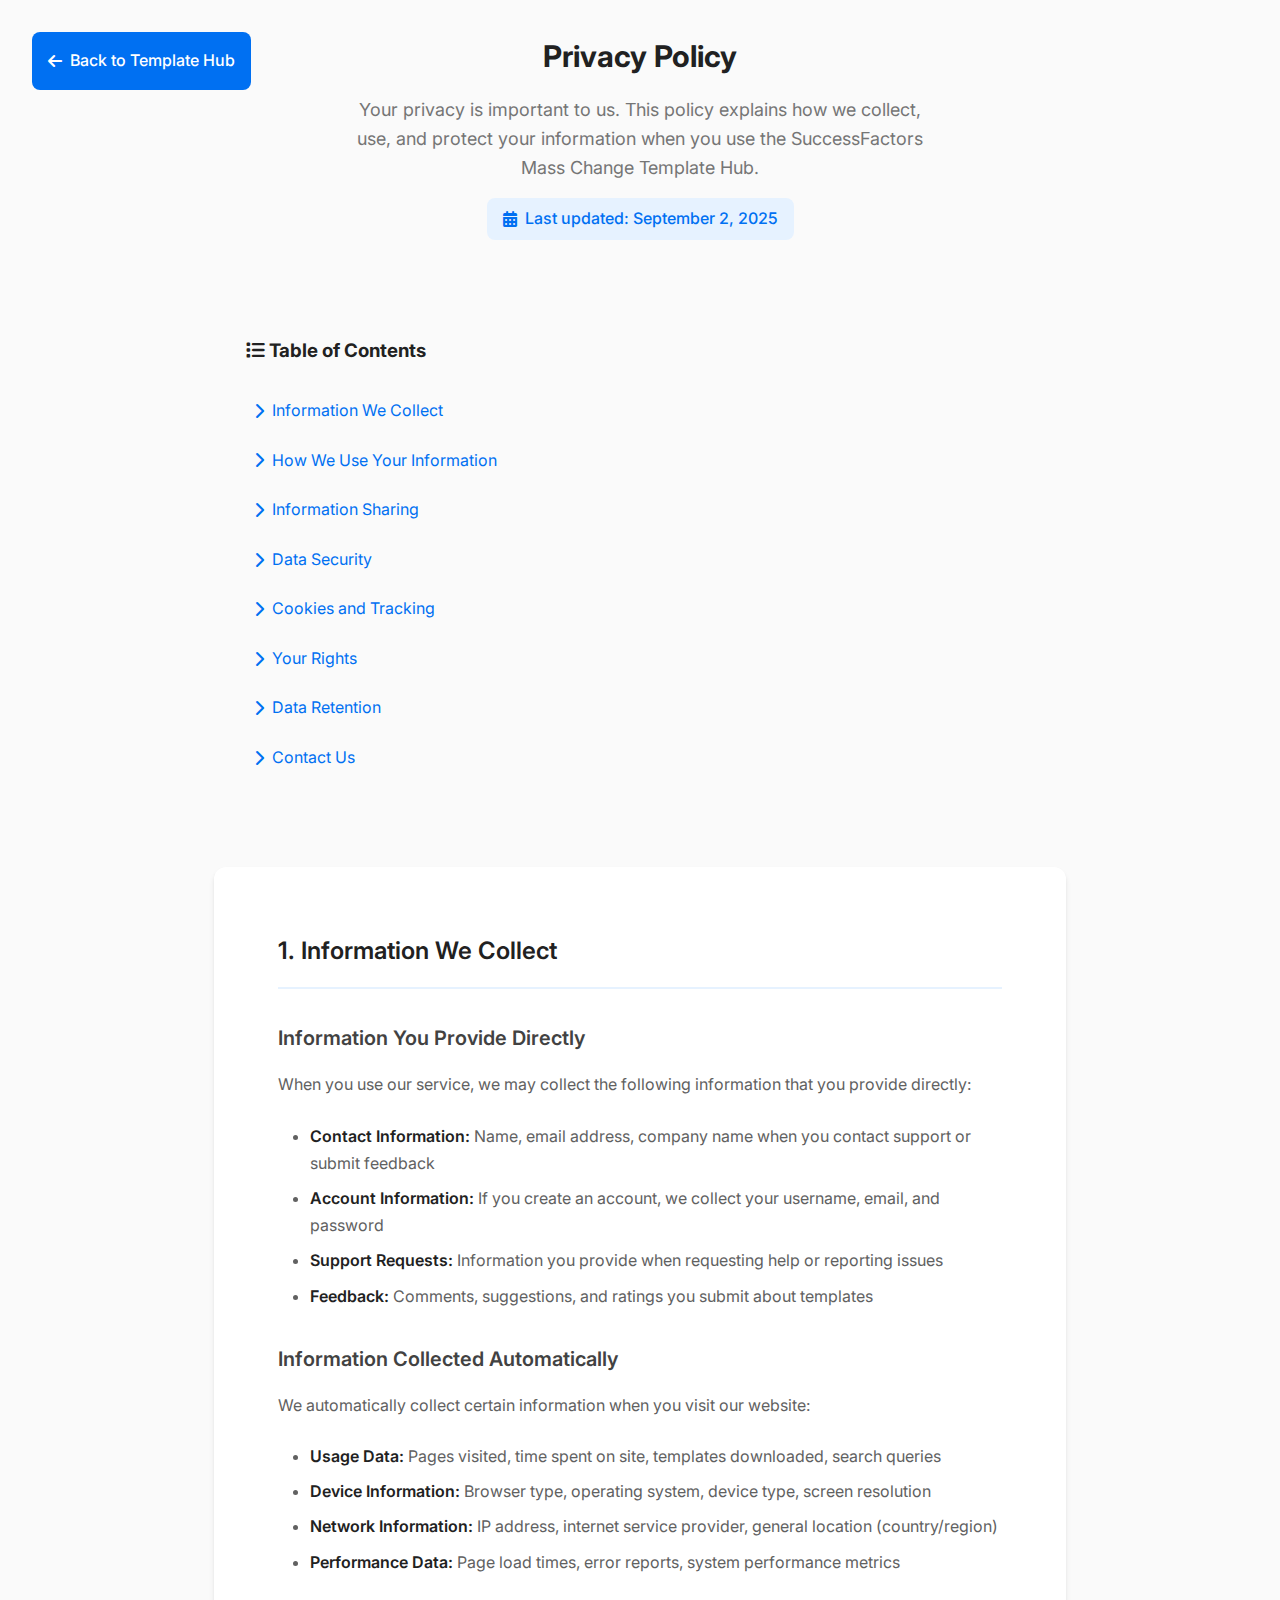
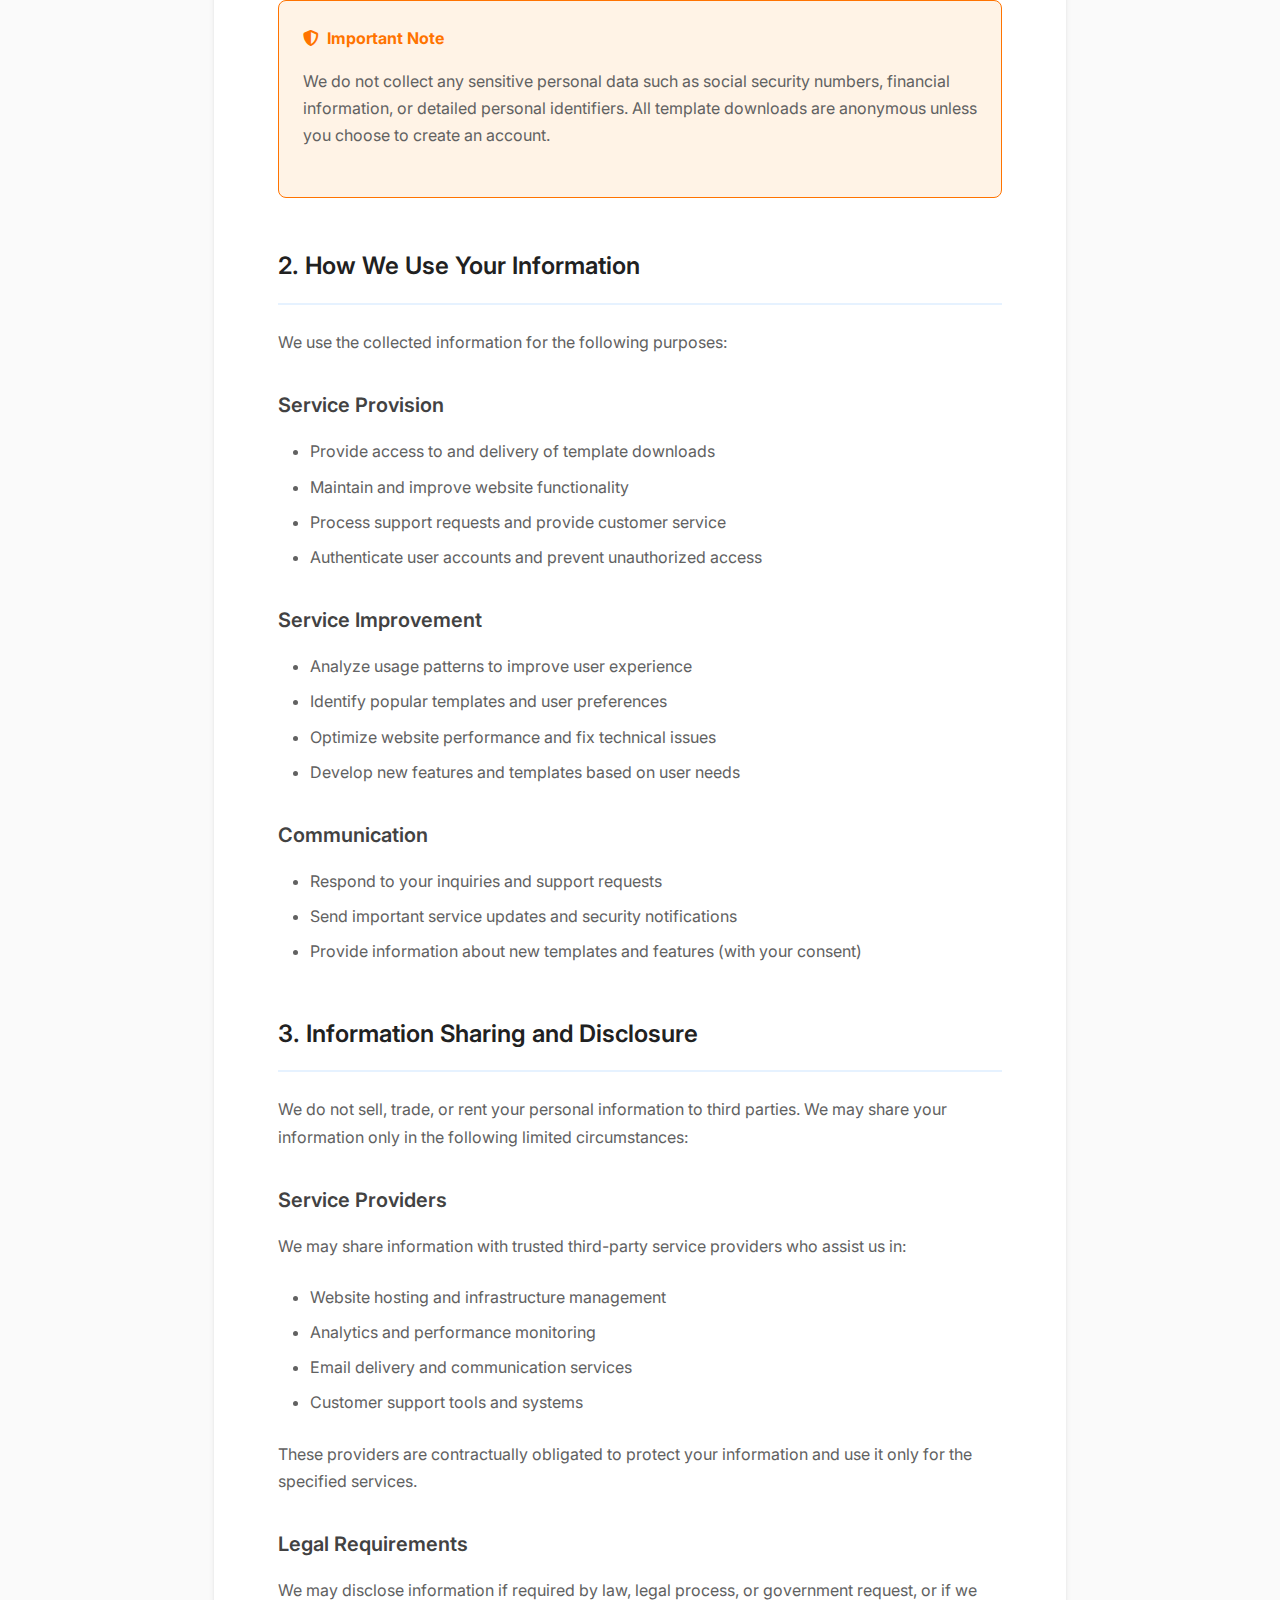
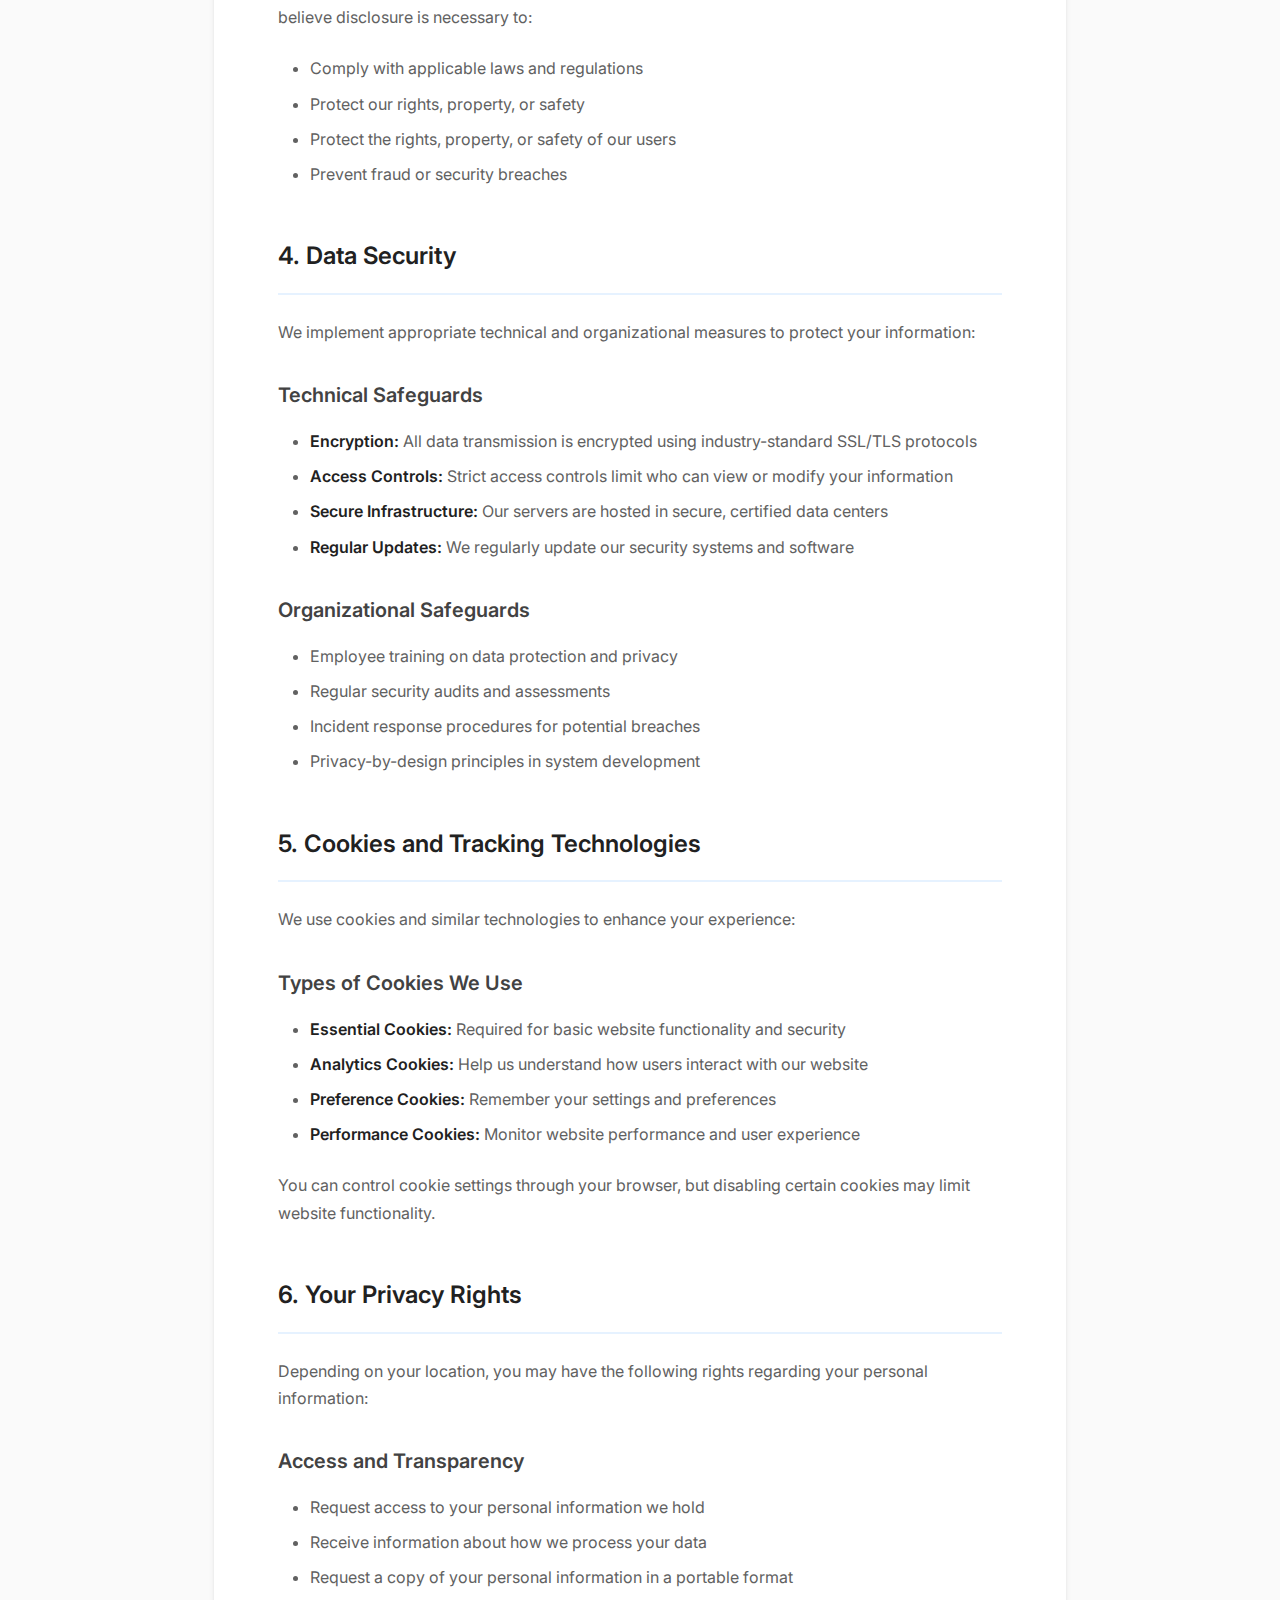
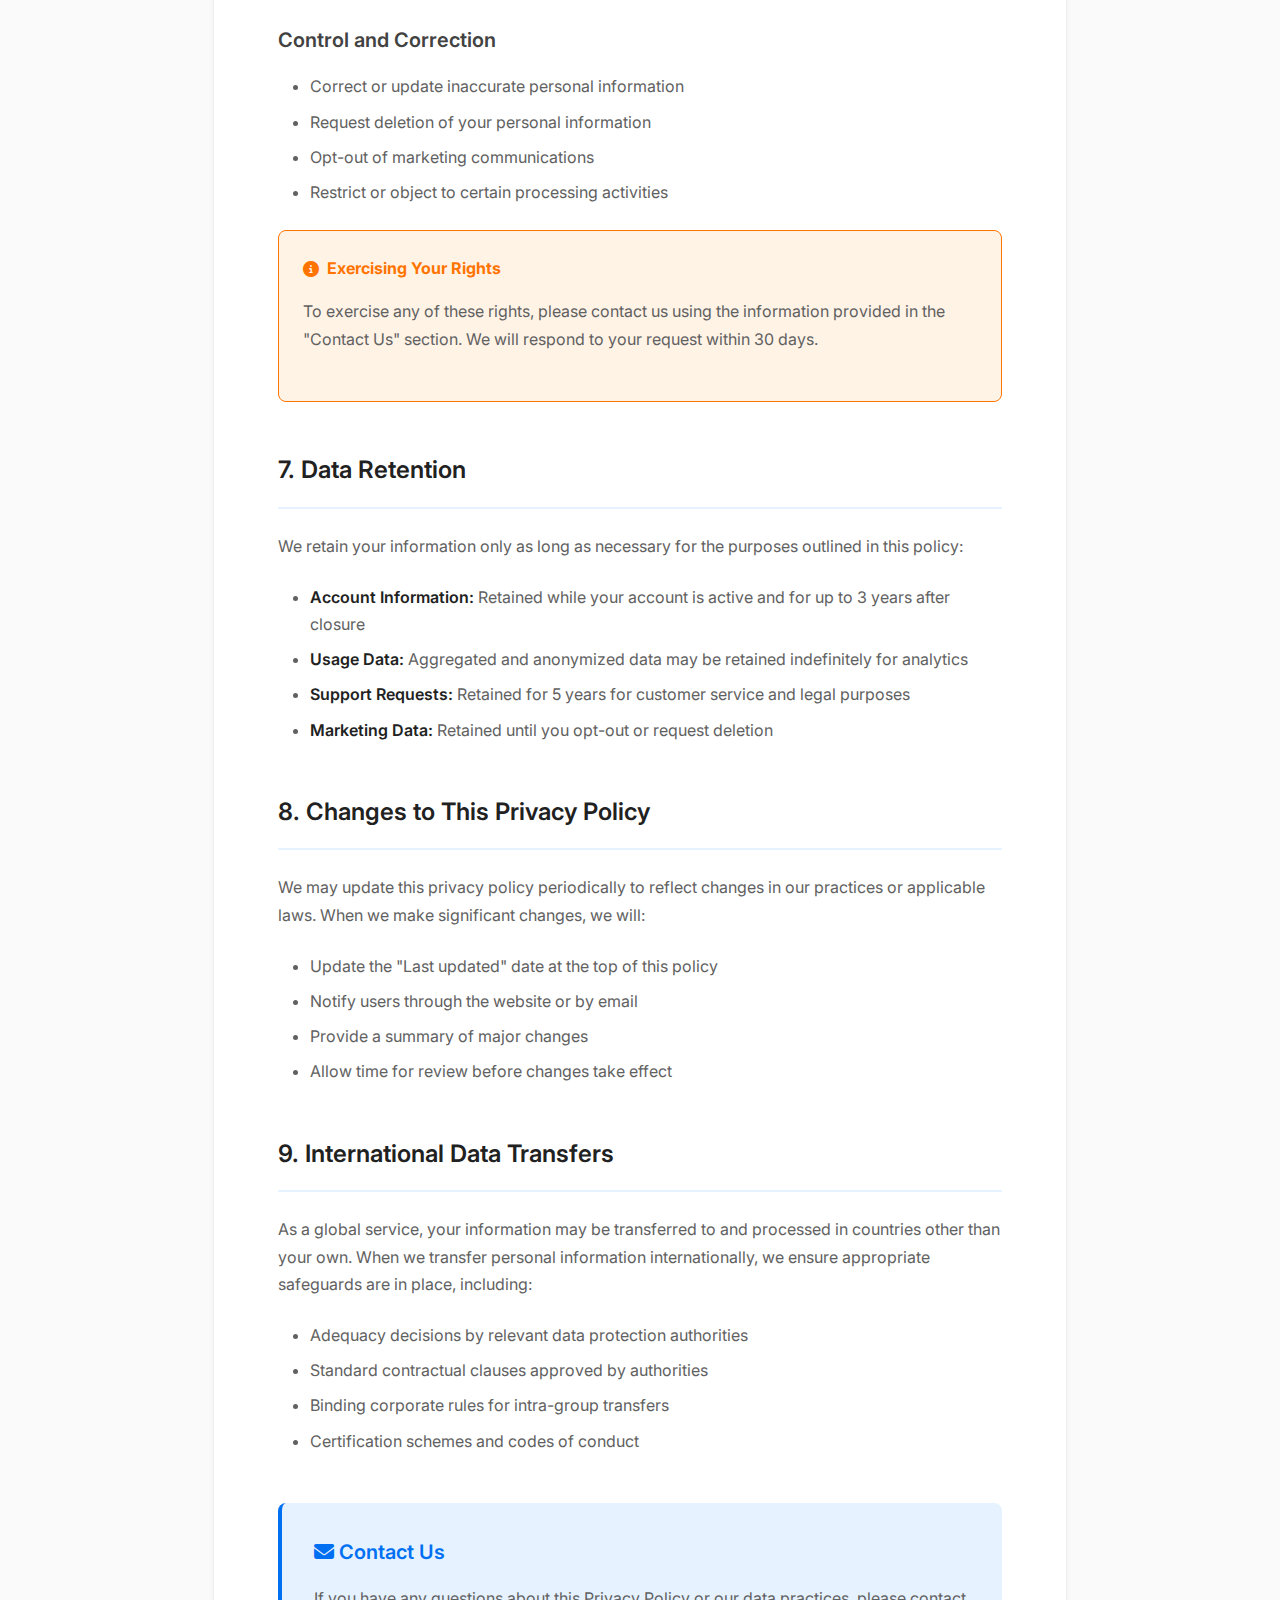
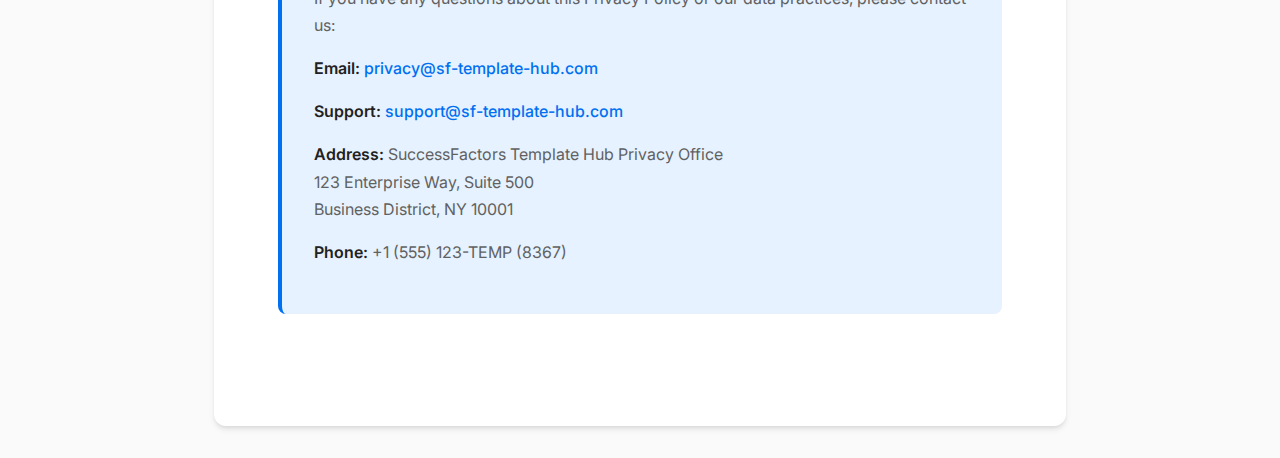
<file: privacy-policy.html>
<!DOCTYPE html>
<html lang="en">
<head>
    <meta charset="UTF-8">
    <meta name="viewport" content="width=device-width, initial-scale=1.0">
    <title>Privacy Policy - SuccessFactors Mass Change Template Hub</title>
    <link rel="stylesheet" href="styles.css">
    <link href="https://cdnjs.cloudflare.com/ajax/libs/font-awesome/6.4.0/css/all.min.css" rel="stylesheet">
    <link href="https://fonts.googleapis.com/css2?family=Inter:wght@300;400;500;600;700&display=swap" rel="stylesheet">
    <style>
        .privacy-container {
            max-width: 900px;
            margin: 0 auto;
            padding: var(--spacing-xl) var(--spacing-lg);
        }
        
        .privacy-header {
            text-align: center;
            margin-bottom: var(--spacing-3xl);
        }
        
        .privacy-header h1 {
            font-size: var(--font-size-3xl);
            font-weight: 700;
            color: var(--color-gray-900);
            margin-bottom: var(--spacing-md);
        }
        
        .privacy-header p {
            font-size: var(--font-size-lg);
            color: var(--color-gray-600);
            max-width: 600px;
            margin: 0 auto var(--spacing-md);
        }
        
        .last-updated {
            background: var(--sap-blue-light);
            color: var(--sap-blue);
            padding: var(--spacing-sm) var(--spacing-md);
            border-radius: var(--radius-md);
            font-weight: 500;
            display: inline-flex;
            align-items: center;
            gap: var(--spacing-sm);
        }
        
        .back-to-home {
            position: fixed;
            top: var(--spacing-xl);
            left: var(--spacing-xl);
            background: var(--sap-blue);
            color: var(--color-white);
            padding: var(--spacing-md);
            border-radius: var(--radius-md);
            text-decoration: none;
            display: flex;
            align-items: center;
            gap: var(--spacing-sm);
            font-weight: 500;
            transition: var(--transition-fast);
            z-index: 100;
        }
        
        .back-to-home:hover {
            background: var(--sap-blue-dark);
            transform: translateY(-2px);
            box-shadow: var(--shadow-md);
        }
        
        .privacy-content {
            background: var(--color-white);
            border-radius: var(--radius-lg);
            padding: var(--spacing-3xl);
            box-shadow: var(--shadow-md);
            line-height: 1.7;
        }
        
        .privacy-content h2 {
            font-size: var(--font-size-2xl);
            font-weight: 600;
            color: var(--color-gray-900);
            margin: var(--spacing-2xl) 0 var(--spacing-lg) 0;
            padding-bottom: var(--spacing-md);
            border-bottom: 2px solid var(--sap-blue-light);
        }
        
        .privacy-content h2:first-child {
            margin-top: 0;
        }
        
        .privacy-content h3 {
            font-size: var(--font-size-xl);
            font-weight: 600;
            color: var(--color-gray-800);
            margin: var(--spacing-xl) 0 var(--spacing-md) 0;
        }
        
        .privacy-content p {
            color: var(--color-gray-700);
            margin-bottom: var(--spacing-lg);
        }
        
        .privacy-content ul {
            margin-bottom: var(--spacing-lg);
            padding-left: var(--spacing-xl);
        }
        
        .privacy-content li {
            color: var(--color-gray-700);
            margin-bottom: var(--spacing-sm);
        }
        
        .privacy-content strong {
            color: var(--color-gray-900);
            font-weight: 600;
        }
        
        .contact-info {
            background: var(--sap-blue-light);
            border-radius: var(--radius-md);
            padding: var(--spacing-xl);
            margin: var(--spacing-2xl) 0;
            border-left: 4px solid var(--sap-blue);
        }
        
        .contact-info h3 {
            color: var(--sap-blue);
            margin-top: 0;
        }
        
        .contact-info p {
            margin-bottom: var(--spacing-md);
        }
        
        .contact-info a {
            color: var(--sap-blue);
            text-decoration: none;
            font-weight: 500;
        }
        
        .contact-info a:hover {
            text-decoration: underline;
        }
        
        .policy-toc {
            background: var(--color-gray-50);
            border-radius: var(--radius-md);
            padding: var(--spacing-xl);
            margin-bottom: var(--spacing-2xl);
        }
        
        .policy-toc h3 {
            color: var(--color-gray-900);
            margin-top: 0;
            margin-bottom: var(--spacing-lg);
        }
        
        .policy-toc ul {
            list-style: none;
            padding: 0;
        }
        
        .policy-toc li {
            margin-bottom: var(--spacing-sm);
        }
        
        .policy-toc a {
            color: var(--sap-blue);
            text-decoration: none;
            display: flex;
            align-items: center;
            gap: var(--spacing-sm);
            padding: var(--spacing-sm);
            border-radius: var(--radius-sm);
            transition: var(--transition-fast);
        }
        
        .policy-toc a:hover {
            background: var(--sap-blue-light);
        }
        
        .highlight-box {
            background: var(--sap-orange-light);
            border: 1px solid var(--sap-orange);
            border-radius: var(--radius-md);
            padding: var(--spacing-lg);
            margin: var(--spacing-lg) 0;
        }
        
        .highlight-box h4 {
            color: var(--sap-orange);
            margin-top: 0;
            margin-bottom: var(--spacing-md);
            display: flex;
            align-items: center;
            gap: var(--spacing-sm);
        }
        
        @media (max-width: 768px) {
            .privacy-content {
                padding: var(--spacing-xl);
            }
            
            .privacy-container {
                padding: var(--spacing-lg) var(--spacing-md);
            }
        }
    </style>
</head>
<body>
    <a href="index.html" class="back-to-home">
        <i class="fas fa-arrow-left"></i>
        Back to Template Hub
    </a>

    <div class="privacy-container">
        <div class="privacy-header">
            <h1>Privacy Policy</h1>
            <p>Your privacy is important to us. This policy explains how we collect, use, and protect your information when you use the SuccessFactors Mass Change Template Hub.</p>
            <span class="last-updated">
                <i class="fas fa-calendar-alt"></i>
                Last updated: September 2, 2025
            </span>
        </div>

        <div class="policy-toc">
            <h3><i class="fas fa-list"></i> Table of Contents</h3>
            <ul>
                <li><a href="#information-we-collect"><i class="fas fa-chevron-right"></i> Information We Collect</a></li>
                <li><a href="#how-we-use"><i class="fas fa-chevron-right"></i> How We Use Your Information</a></li>
                <li><a href="#information-sharing"><i class="fas fa-chevron-right"></i> Information Sharing</a></li>
                <li><a href="#data-security"><i class="fas fa-chevron-right"></i> Data Security</a></li>
                <li><a href="#cookies"><i class="fas fa-chevron-right"></i> Cookies and Tracking</a></li>
                <li><a href="#your-rights"><i class="fas fa-chevron-right"></i> Your Rights</a></li>
                <li><a href="#data-retention"><i class="fas fa-chevron-right"></i> Data Retention</a></li>
                <li><a href="#contact-us"><i class="fas fa-chevron-right"></i> Contact Us</a></li>
            </ul>
        </div>

        <div class="privacy-content">
            <h2 id="information-we-collect">1. Information We Collect</h2>
            
            <h3>Information You Provide Directly</h3>
            <p>When you use our service, we may collect the following information that you provide directly:</p>
            <ul>
                <li><strong>Contact Information:</strong> Name, email address, company name when you contact support or submit feedback</li>
                <li><strong>Account Information:</strong> If you create an account, we collect your username, email, and password</li>
                <li><strong>Support Requests:</strong> Information you provide when requesting help or reporting issues</li>
                <li><strong>Feedback:</strong> Comments, suggestions, and ratings you submit about templates</li>
            </ul>

            <h3>Information Collected Automatically</h3>
            <p>We automatically collect certain information when you visit our website:</p>
            <ul>
                <li><strong>Usage Data:</strong> Pages visited, time spent on site, templates downloaded, search queries</li>
                <li><strong>Device Information:</strong> Browser type, operating system, device type, screen resolution</li>
                <li><strong>Network Information:</strong> IP address, internet service provider, general location (country/region)</li>
                <li><strong>Performance Data:</strong> Page load times, error reports, system performance metrics</li>
            </ul>

            <div class="highlight-box">
                <h4><i class="fas fa-shield-alt"></i> Important Note</h4>
                <p>We do not collect any sensitive personal data such as social security numbers, financial information, or detailed personal identifiers. All template downloads are anonymous unless you choose to create an account.</p>
            </div>

            <h2 id="how-we-use">2. How We Use Your Information</h2>
            
            <p>We use the collected information for the following purposes:</p>
            
            <h3>Service Provision</h3>
            <ul>
                <li>Provide access to and delivery of template downloads</li>
                <li>Maintain and improve website functionality</li>
                <li>Process support requests and provide customer service</li>
                <li>Authenticate user accounts and prevent unauthorized access</li>
            </ul>

            <h3>Service Improvement</h3>
            <ul>
                <li>Analyze usage patterns to improve user experience</li>
                <li>Identify popular templates and user preferences</li>
                <li>Optimize website performance and fix technical issues</li>
                <li>Develop new features and templates based on user needs</li>
            </ul>

            <h3>Communication</h3>
            <ul>
                <li>Respond to your inquiries and support requests</li>
                <li>Send important service updates and security notifications</li>
                <li>Provide information about new templates and features (with your consent)</li>
            </ul>

            <h2 id="information-sharing">3. Information Sharing and Disclosure</h2>
            
            <p>We do not sell, trade, or rent your personal information to third parties. We may share your information only in the following limited circumstances:</p>

            <h3>Service Providers</h3>
            <p>We may share information with trusted third-party service providers who assist us in:</p>
            <ul>
                <li>Website hosting and infrastructure management</li>
                <li>Analytics and performance monitoring</li>
                <li>Email delivery and communication services</li>
                <li>Customer support tools and systems</li>
            </ul>
            <p>These providers are contractually obligated to protect your information and use it only for the specified services.</p>

            <h3>Legal Requirements</h3>
            <p>We may disclose information if required by law, legal process, or government request, or if we believe disclosure is necessary to:</p>
            <ul>
                <li>Comply with applicable laws and regulations</li>
                <li>Protect our rights, property, or safety</li>
                <li>Protect the rights, property, or safety of our users</li>
                <li>Prevent fraud or security breaches</li>
            </ul>

            <h2 id="data-security">4. Data Security</h2>
            
            <p>We implement appropriate technical and organizational measures to protect your information:</p>

            <h3>Technical Safeguards</h3>
            <ul>
                <li><strong>Encryption:</strong> All data transmission is encrypted using industry-standard SSL/TLS protocols</li>
                <li><strong>Access Controls:</strong> Strict access controls limit who can view or modify your information</li>
                <li><strong>Secure Infrastructure:</strong> Our servers are hosted in secure, certified data centers</li>
                <li><strong>Regular Updates:</strong> We regularly update our security systems and software</li>
            </ul>

            <h3>Organizational Safeguards</h3>
            <ul>
                <li>Employee training on data protection and privacy</li>
                <li>Regular security audits and assessments</li>
                <li>Incident response procedures for potential breaches</li>
                <li>Privacy-by-design principles in system development</li>
            </ul>

            <h2 id="cookies">5. Cookies and Tracking Technologies</h2>
            
            <p>We use cookies and similar technologies to enhance your experience:</p>

            <h3>Types of Cookies We Use</h3>
            <ul>
                <li><strong>Essential Cookies:</strong> Required for basic website functionality and security</li>
                <li><strong>Analytics Cookies:</strong> Help us understand how users interact with our website</li>
                <li><strong>Preference Cookies:</strong> Remember your settings and preferences</li>
                <li><strong>Performance Cookies:</strong> Monitor website performance and user experience</li>
            </ul>

            <p>You can control cookie settings through your browser, but disabling certain cookies may limit website functionality.</p>

            <h2 id="your-rights">6. Your Privacy Rights</h2>
            
            <p>Depending on your location, you may have the following rights regarding your personal information:</p>

            <h3>Access and Transparency</h3>
            <ul>
                <li>Request access to your personal information we hold</li>
                <li>Receive information about how we process your data</li>
                <li>Request a copy of your personal information in a portable format</li>
            </ul>

            <h3>Control and Correction</h3>
            <ul>
                <li>Correct or update inaccurate personal information</li>
                <li>Request deletion of your personal information</li>
                <li>Opt-out of marketing communications</li>
                <li>Restrict or object to certain processing activities</li>
            </ul>

            <div class="highlight-box">
                <h4><i class="fas fa-info-circle"></i> Exercising Your Rights</h4>
                <p>To exercise any of these rights, please contact us using the information provided in the "Contact Us" section. We will respond to your request within 30 days.</p>
            </div>

            <h2 id="data-retention">7. Data Retention</h2>
            
            <p>We retain your information only as long as necessary for the purposes outlined in this policy:</p>

            <ul>
                <li><strong>Account Information:</strong> Retained while your account is active and for up to 3 years after closure</li>
                <li><strong>Usage Data:</strong> Aggregated and anonymized data may be retained indefinitely for analytics</li>
                <li><strong>Support Requests:</strong> Retained for 5 years for customer service and legal purposes</li>
                <li><strong>Marketing Data:</strong> Retained until you opt-out or request deletion</li>
            </ul>

            <h2 id="changes-to-policy">8. Changes to This Privacy Policy</h2>
            
            <p>We may update this privacy policy periodically to reflect changes in our practices or applicable laws. When we make significant changes, we will:</p>
            <ul>
                <li>Update the "Last updated" date at the top of this policy</li>
                <li>Notify users through the website or by email</li>
                <li>Provide a summary of major changes</li>
                <li>Allow time for review before changes take effect</li>
            </ul>

            <h2 id="international-transfers">9. International Data Transfers</h2>
            
            <p>As a global service, your information may be transferred to and processed in countries other than your own. When we transfer personal information internationally, we ensure appropriate safeguards are in place, including:</p>
            <ul>
                <li>Adequacy decisions by relevant data protection authorities</li>
                <li>Standard contractual clauses approved by authorities</li>
                <li>Binding corporate rules for intra-group transfers</li>
                <li>Certification schemes and codes of conduct</li>
            </ul>

            <div class="contact-info">
                <h3 id="contact-us"><i class="fas fa-envelope"></i> Contact Us</h3>
                <p>If you have any questions about this Privacy Policy or our data practices, please contact us:</p>
                <p><strong>Email:</strong> <a href="mailto:privacy@sf-template-hub.com">privacy@sf-template-hub.com</a></p>
                <p><strong>Support:</strong> <a href="mailto:support@sf-template-hub.com">support@sf-template-hub.com</a></p>
                <p><strong>Address:</strong> SuccessFactors Template Hub Privacy Office<br>
                123 Enterprise Way, Suite 500<br>
                Business District, NY 10001</p>
                <p><strong>Phone:</strong> +1 (555) 123-TEMP (8367)</p>
            </div>
        </div>
    </div>

    <script>
        // Smooth scrolling for anchor links
        document.addEventListener('DOMContentLoaded', function() {
            const tocLinks = document.querySelectorAll('.policy-toc a[href^="#"]');
            
            tocLinks.forEach(link => {
                link.addEventListener('click', function(e) {
                    e.preventDefault();
                    const targetId = this.getAttribute('href').substring(1);
                    const targetElement = document.getElementById(targetId);
                    
                    if (targetElement) {
                        targetElement.scrollIntoView({
                            behavior: 'smooth',
                            block: 'start'
                        });
                        
                        // Add temporary highlight
                        targetElement.style.background = 'var(--sap-blue-light)';
                        targetElement.style.transition = 'background 0.3s ease';
                        setTimeout(() => {
                            targetElement.style.background = '';
                        }, 2000);
                    }
                });
            });

            // Track page sections in view
            const sections = document.querySelectorAll('h2[id]');
            const observer = new IntersectionObserver((entries) => {
                entries.forEach(entry => {
                    if (entry.isIntersecting) {
                        // Update active link in TOC
                        tocLinks.forEach(link => {
                            link.style.fontWeight = '';
                            link.style.background = '';
                        });
                        
                        const activeLink = document.querySelector(`.policy-toc a[href="#${entry.target.id}"]`);
                        if (activeLink) {
                            activeLink.style.fontWeight = '600';
                            activeLink.style.background = 'var(--sap-blue-light)';
                        }
                    }
                });
            }, {
                threshold: 0.5,
                rootMargin: '-20% 0px -70% 0px'
            });

            sections.forEach(section => observer.observe(section));
        });

        // Print functionality
        function printPolicy() {
            window.print();
        }

        // Copy link functionality
        function copyLink(section) {
            const url = window.location.origin + window.location.pathname + '#' + section;
            navigator.clipboard.writeText(url).then(() => {
                // Show copied notification
                const notification = document.createElement('div');
                notification.textContent = 'Link copied to clipboard!';
                notification.style.cssText = `
                    position: fixed;
                    top: 20px;
                    right: 20px;
                    background: var(--sap-green);
                    color: white;
                    padding: 10px 20px;
                    border-radius: 5px;
                    z-index: 1000;
                    animation: slideIn 0.3s ease;
                `;
                document.body.appendChild(notification);
                setTimeout(() => notification.remove(), 3000);
            });
        }
    </script>
</body>
</html>
</file>
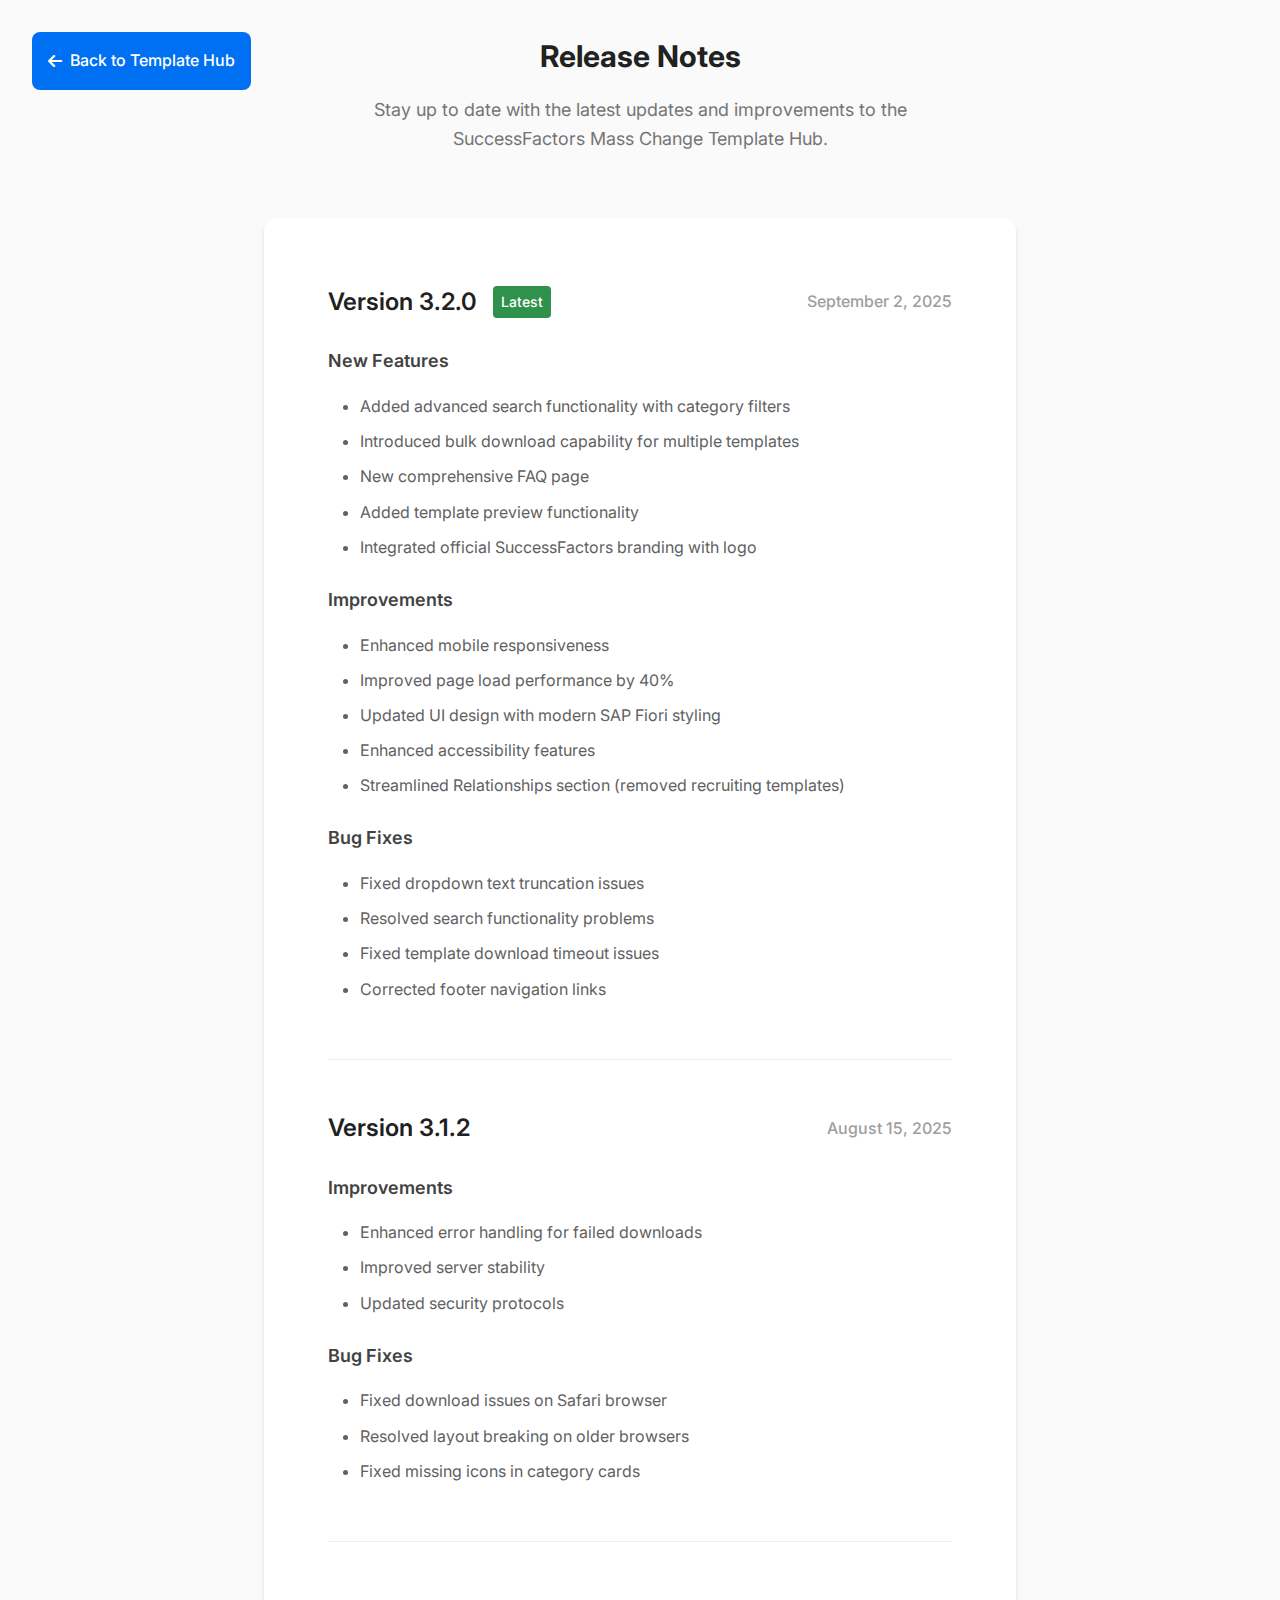
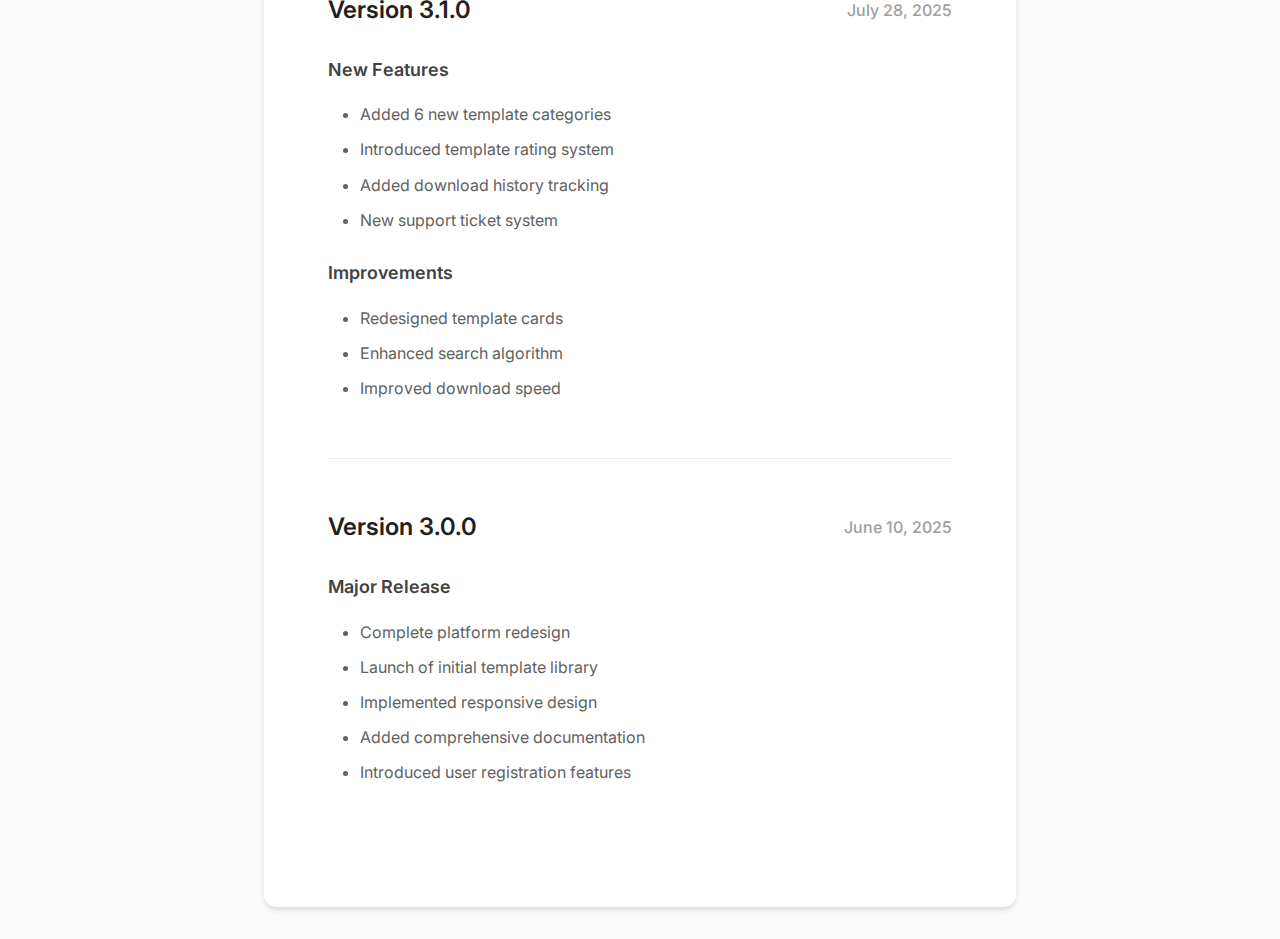
<file: release-notes.html>
<!DOCTYPE html>
<html lang="en">
<head>
    <meta charset="UTF-8">
    <meta name="viewport" content="width=device-width, initial-scale=1.0">
    <title>Release Notes - SuccessFactors Mass Change Template Hub</title>
    <link rel="stylesheet" href="styles.css">
    <link href="https://cdnjs.cloudflare.com/ajax/libs/font-awesome/6.4.0/css/all.min.css" rel="stylesheet">
    <link href="https://fonts.googleapis.com/css2?family=Inter:wght@300;400;500;600;700&display=swap" rel="stylesheet">
    <style>
        .release-container {
            max-width: 800px;
            margin: 0 auto;
            padding: var(--spacing-xl) var(--spacing-lg);
        }
        
        .release-header {
            text-align: center;
            margin-bottom: var(--spacing-3xl);
        }
        
        .release-header h1 {
            font-size: var(--font-size-3xl);
            font-weight: 700;
            color: var(--color-gray-900);
            margin-bottom: var(--spacing-md);
        }
        
        .release-header p {
            font-size: var(--font-size-lg);
            color: var(--color-gray-600);
            max-width: 600px;
            margin: 0 auto;
        }
        
        .back-to-home {
            position: fixed;
            top: var(--spacing-xl);
            left: var(--spacing-xl);
            background: var(--sap-blue);
            color: var(--color-white);
            padding: var(--spacing-md);
            border-radius: var(--radius-md);
            text-decoration: none;
            display: flex;
            align-items: center;
            gap: var(--spacing-sm);
            font-weight: 500;
            transition: var(--transition-fast);
            z-index: 100;
        }
        
        .back-to-home:hover {
            background: var(--sap-blue-dark);
            transform: translateY(-2px);
            box-shadow: var(--shadow-md);
        }
        
        .release-content {
            background: var(--color-white);
            border-radius: var(--radius-lg);
            padding: var(--spacing-3xl);
            box-shadow: var(--shadow-md);
            line-height: 1.7;
        }
        
        .version-section {
            margin-bottom: var(--spacing-2xl);
            padding-bottom: var(--spacing-xl);
            border-bottom: 1px solid var(--color-gray-200);
        }
        
        .version-section:last-child {
            border-bottom: none;
            margin-bottom: 0;
        }
        
        .version-header {
            display: flex;
            justify-content: space-between;
            align-items: center;
            margin-bottom: var(--spacing-lg);
            flex-wrap: wrap;
            gap: var(--spacing-md);
        }
        
        .version-title {
            font-size: var(--font-size-2xl);
            font-weight: 600;
            color: var(--color-gray-900);
            margin: 0;
        }
        
        .version-date {
            color: var(--color-gray-500);
            font-weight: 500;
        }
        
        .release-content h3 {
            font-size: var(--font-size-lg);
            font-weight: 600;
            color: var(--color-gray-800);
            margin: var(--spacing-lg) 0 var(--spacing-md) 0;
        }
        
        .release-content ul {
            margin-bottom: var(--spacing-lg);
            padding-left: var(--spacing-xl);
        }
        
        .release-content li {
            color: var(--color-gray-700);
            margin-bottom: var(--spacing-sm);
        }
        
        .latest-badge {
            background: var(--sap-green);
            color: var(--color-white);
            padding: var(--spacing-xs) var(--spacing-sm);
            border-radius: var(--radius-sm);
            font-size: var(--font-size-sm);
            font-weight: 500;
        }
        
        @media (max-width: 768px) {
            .version-header {
                flex-direction: column;
                align-items: flex-start;
            }
            
            .release-content {
                padding: var(--spacing-xl);
            }
        }
    </style>
</head>
<body>
    <a href="index.html" class="back-to-home">
        <i class="fas fa-arrow-left"></i>
        Back to Template Hub
    </a>

    <div class="release-container">
        <div class="release-header">
            <h1>Release Notes</h1>
            <p>Stay up to date with the latest updates and improvements to the SuccessFactors Mass Change Template Hub.</p>
        </div>

        <div class="release-content">
            <!-- Version 3.2.0 -->
            <div class="version-section">
                <div class="version-header">
                    <div style="display: flex; align-items: center; gap: var(--spacing-md);">
                        <h2 class="version-title">Version 3.2.0</h2>
                        <span class="latest-badge">Latest</span>
                    </div>
                    <span class="version-date">September 2, 2025</span>
                </div>

                <h3>New Features</h3>
                <ul>
                    <li>Added advanced search functionality with category filters</li>
                    <li>Introduced bulk download capability for multiple templates</li>
                    <li>New comprehensive FAQ page</li>
                    <li>Added template preview functionality</li>
                    <li>Integrated official SuccessFactors branding with logo</li>
                </ul>

                <h3>Improvements</h3>
                <ul>
                    <li>Enhanced mobile responsiveness</li>
                    <li>Improved page load performance by 40%</li>
                    <li>Updated UI design with modern SAP Fiori styling</li>
                    <li>Enhanced accessibility features</li>
                    <li>Streamlined Relationships section (removed recruiting templates)</li>
                </ul>

                <h3>Bug Fixes</h3>
                <ul>
                    <li>Fixed dropdown text truncation issues</li>
                    <li>Resolved search functionality problems</li>
                    <li>Fixed template download timeout issues</li>
                    <li>Corrected footer navigation links</li>
                </ul>
            </div>

            <!-- Version 3.1.2 -->
            <div class="version-section">
                <div class="version-header">
                    <h2 class="version-title">Version 3.1.2</h2>
                    <span class="version-date">August 15, 2025</span>
                </div>

                <h3>Improvements</h3>
                <ul>
                    <li>Enhanced error handling for failed downloads</li>
                    <li>Improved server stability</li>
                    <li>Updated security protocols</li>
                </ul>

                <h3>Bug Fixes</h3>
                <ul>
                    <li>Fixed download issues on Safari browser</li>
                    <li>Resolved layout breaking on older browsers</li>
                    <li>Fixed missing icons in category cards</li>
                </ul>
            </div>

            <!-- Version 3.1.0 -->
            <div class="version-section">
                <div class="version-header">
                    <h2 class="version-title">Version 3.1.0</h2>
                    <span class="version-date">July 28, 2025</span>
                </div>

                <h3>New Features</h3>
                <ul>
                    <li>Added 6 new template categories</li>
                    <li>Introduced template rating system</li>
                    <li>Added download history tracking</li>
                    <li>New support ticket system</li>
                </ul>

                <h3>Improvements</h3>
                <ul>
                    <li>Redesigned template cards</li>
                    <li>Enhanced search algorithm</li>
                    <li>Improved download speed</li>
                </ul>
            </div>

            <!-- Version 3.0.0 -->
            <div class="version-section">
                <div class="version-header">
                    <h2 class="version-title">Version 3.0.0</h2>
                    <span class="version-date">June 10, 2025</span>
                </div>

                <h3>Major Release</h3>
                <ul>
                    <li>Complete platform redesign</li>
                    <li>Launch of initial template library</li>
                    <li>Implemented responsive design</li>
                    <li>Added comprehensive documentation</li>
                    <li>Introduced user registration features</li>
                </ul>
            </div>
        </div>
    </div>

    <script>
        // Simple fade-in animation
        document.addEventListener('DOMContentLoaded', function() {
            const sections = document.querySelectorAll('.version-section');
            sections.forEach((section, index) => {
                section.style.opacity = '0';
                section.style.transform = 'translateY(20px)';
                section.style.transition = `opacity 0.5s ease ${index * 0.1}s, transform 0.5s ease ${index * 0.1}s`;
                
                setTimeout(() => {
                    section.style.opacity = '1';
                    section.style.transform = 'translateY(0)';
                }, 100);
            });
        });
    </script>
</body>
</html>
</file>
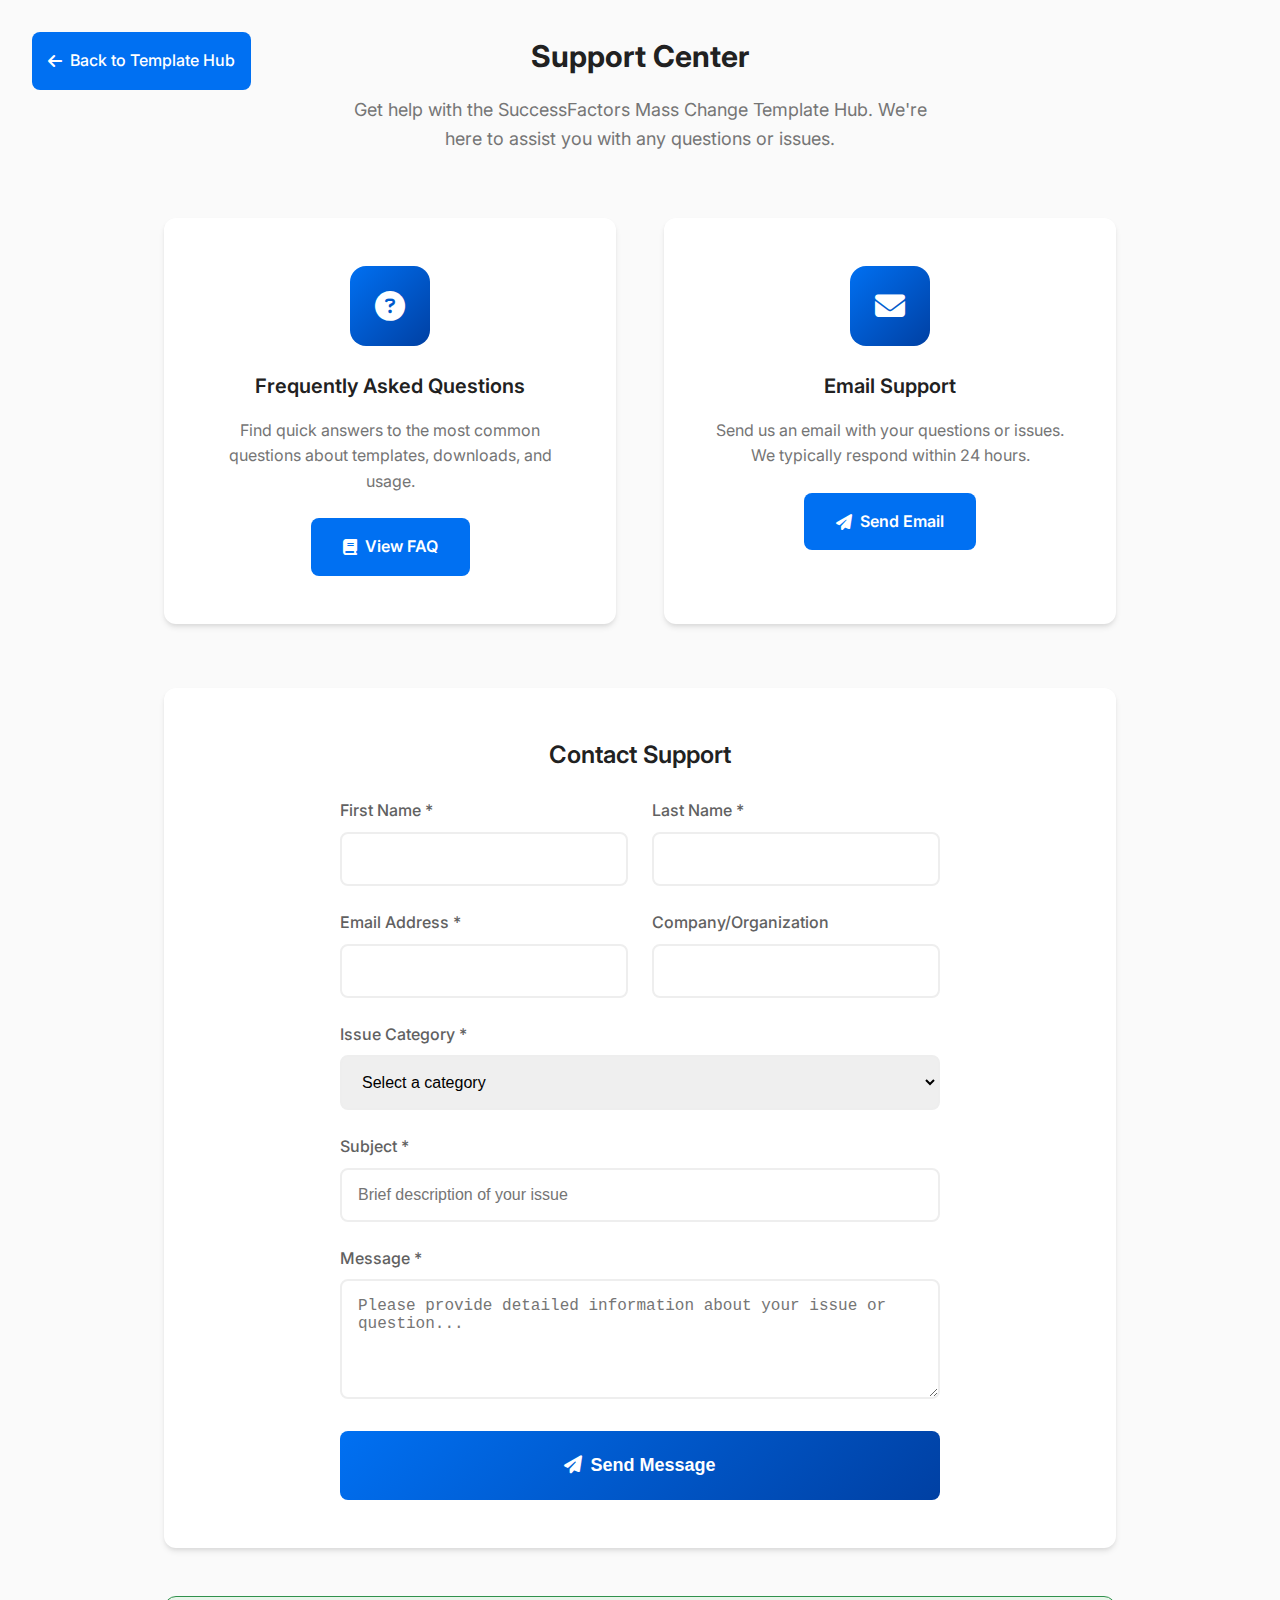
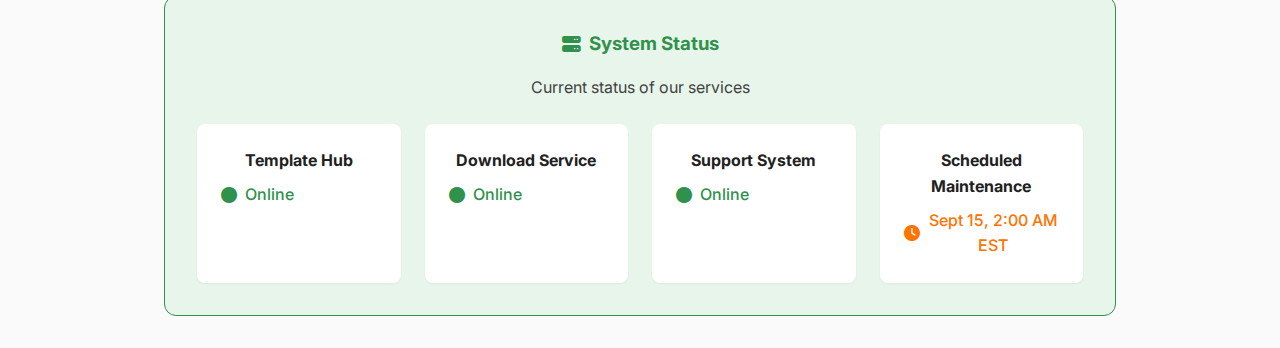
<file: support.html>
<!DOCTYPE html>
<html lang="en">
<head>
    <meta charset="UTF-8">
    <meta name="viewport" content="width=device-width, initial-scale=1.0">
    <title>Support - SuccessFactors Mass Change Template Hub</title>
    <link rel="stylesheet" href="styles.css">
    <link href="https://cdnjs.cloudflare.com/ajax/libs/font-awesome/6.4.0/css/all.min.css" rel="stylesheet">
    <link href="https://fonts.googleapis.com/css2?family=Inter:wght@300;400;500;600;700&display=swap" rel="stylesheet">
    <style>
        .support-container {
            max-width: 1000px;
            margin: 0 auto;
            padding: var(--spacing-xl) var(--spacing-lg);
        }
        
        .support-header {
            text-align: center;
            margin-bottom: var(--spacing-3xl);
        }
        
        .support-header h1 {
            font-size: var(--font-size-3xl);
            font-weight: 700;
            color: var(--color-gray-900);
            margin-bottom: var(--spacing-md);
        }
        
        .support-header p {
            font-size: var(--font-size-lg);
            color: var(--color-gray-600);
            max-width: 600px;
            margin: 0 auto;
        }
        
        .back-to-home {
            position: fixed;
            top: var(--spacing-xl);
            left: var(--spacing-xl);
            background: var(--sap-blue);
            color: var(--color-white);
            padding: var(--spacing-md);
            border-radius: var(--radius-md);
            text-decoration: none;
            display: flex;
            align-items: center;
            gap: var(--spacing-sm);
            font-weight: 500;
            transition: var(--transition-fast);
            z-index: 100;
        }
        
        .back-to-home:hover {
            background: var(--sap-blue-dark);
            transform: translateY(-2px);
            box-shadow: var(--shadow-md);
        }
        
        .support-grid {
            display: grid;
            grid-template-columns: repeat(auto-fit, minmax(300px, 1fr));
            gap: var(--spacing-2xl);
            margin-bottom: var(--spacing-3xl);
        }
        
        .support-card {
            background: var(--color-white);
            border-radius: var(--radius-lg);
            padding: var(--spacing-2xl);
            box-shadow: var(--shadow-md);
            text-align: center;
            transition: var(--transition-normal);
        }
        
        .support-card:hover {
            transform: translateY(-4px);
            box-shadow: var(--shadow-xl);
        }
        
        .support-card-icon {
            width: 80px;
            height: 80px;
            background: linear-gradient(135deg, var(--sap-blue), var(--sap-blue-dark));
            border-radius: var(--radius-xl);
            display: flex;
            align-items: center;
            justify-content: center;
            color: var(--color-white);
            font-size: var(--font-size-3xl);
            margin: 0 auto var(--spacing-lg);
        }
        
        .support-card h3 {
            font-size: var(--font-size-xl);
            font-weight: 600;
            color: var(--color-gray-900);
            margin-bottom: var(--spacing-md);
        }
        
        .support-card p {
            color: var(--color-gray-600);
            margin-bottom: var(--spacing-lg);
            line-height: 1.6;
        }
        
        .support-card .btn {
            background: var(--sap-blue);
            color: var(--color-white);
            padding: var(--spacing-md) var(--spacing-xl);
            border: none;
            border-radius: var(--radius-md);
            font-weight: 600;
            cursor: pointer;
            transition: var(--transition-fast);
            text-decoration: none;
            display: inline-flex;
            align-items: center;
            gap: var(--spacing-sm);
        }
        
        .support-card .btn:hover {
            background: var(--sap-blue-dark);
            transform: translateY(-2px);
        }
        
        .contact-form-section {
            background: var(--color-white);
            border-radius: var(--radius-lg);
            padding: var(--spacing-2xl);
            box-shadow: var(--shadow-md);
            margin-bottom: var(--spacing-2xl);
        }
        
        .contact-form-section h2 {
            font-size: var(--font-size-2xl);
            font-weight: 600;
            color: var(--color-gray-900);
            margin-bottom: var(--spacing-lg);
            text-align: center;
        }
        
        .contact-form {
            max-width: 600px;
            margin: 0 auto;
        }
        
        .form-group {
            margin-bottom: var(--spacing-lg);
        }
        
        .form-group label {
            display: block;
            font-weight: 500;
            color: var(--color-gray-700);
            margin-bottom: var(--spacing-sm);
        }
        
        .form-group input,
        .form-group select,
        .form-group textarea {
            width: 100%;
            padding: var(--spacing-md);
            border: 2px solid var(--color-gray-200);
            border-radius: var(--radius-md);
            font-size: var(--font-size-base);
            transition: var(--transition-fast);
            box-sizing: border-box;
        }
        
        .form-group input:focus,
        .form-group select:focus,
        .form-group textarea:focus {
            outline: none;
            border-color: var(--sap-blue);
            box-shadow: 0 0 0 3px rgba(0, 112, 242, 0.1);
        }
        
        .form-group textarea {
            min-height: 120px;
            resize: vertical;
        }
        
        .form-row {
            display: grid;
            grid-template-columns: 1fr 1fr;
            gap: var(--spacing-lg);
        }
        
        .submit-btn {
            background: linear-gradient(135deg, var(--sap-blue), var(--sap-blue-dark));
            color: var(--color-white);
            padding: var(--spacing-lg) var(--spacing-2xl);
            border: none;
            border-radius: var(--radius-md);
            font-size: var(--font-size-lg);
            font-weight: 600;
            cursor: pointer;
            transition: var(--transition-fast);
            width: 100%;
            display: flex;
            align-items: center;
            justify-content: center;
            gap: var(--spacing-sm);
        }
        
        .submit-btn:hover {
            transform: translateY(-2px);
            box-shadow: var(--shadow-lg);
        }
        
        .status-section {
            background: var(--sap-green-light);
            border: 1px solid var(--sap-green);
            border-radius: var(--radius-lg);
            padding: var(--spacing-xl);
            text-align: center;
        }
        
        .status-section h3 {
            color: var(--sap-green);
            margin-bottom: var(--spacing-md);
            display: flex;
            align-items: center;
            justify-content: center;
            gap: var(--spacing-sm);
        }
        
        .status-grid {
            display: grid;
            grid-template-columns: repeat(auto-fit, minmax(200px, 1fr));
            gap: var(--spacing-lg);
            margin-top: var(--spacing-lg);
        }
        
        .status-item {
            background: var(--color-white);
            padding: var(--spacing-lg);
            border-radius: var(--radius-md);
            box-shadow: var(--shadow-sm);
        }
        
        .status-item h4 {
            color: var(--color-gray-900);
            margin-bottom: var(--spacing-sm);
        }
        
        .status-indicator {
            display: flex;
            align-items: center;
            gap: var(--spacing-sm);
            font-weight: 500;
        }
        
        .status-indicator.online {
            color: var(--sap-green);
        }
        
        .status-indicator.maintenance {
            color: var(--sap-orange);
        }
        
        @media (max-width: 768px) {
            .form-row {
                grid-template-columns: 1fr;
            }
            
            .support-grid {
                grid-template-columns: 1fr;
            }
            
            .status-grid {
                grid-template-columns: 1fr;
            }
        }
    </style>
</head>
<body>
    <a href="index.html" class="back-to-home">
        <i class="fas fa-arrow-left"></i>
        Back to Template Hub
    </a>

    <div class="support-container">
        <div class="support-header">
            <h1>Support Center</h1>
            <p>Get help with the SuccessFactors Mass Change Template Hub. We're here to assist you with any questions or issues.</p>
        </div>

        <!-- Support Options Grid -->
        <div class="support-grid">
            <div class="support-card">
                <div class="support-card-icon">
                    <i class="fas fa-question-circle"></i>
                </div>
                <h3>Frequently Asked Questions</h3>
                <p>Find quick answers to the most common questions about templates, downloads, and usage.</p>
                <a href="faq.html" class="btn">
                    <i class="fas fa-book"></i>
                    View FAQ
                </a>
            </div>

            <div class="support-card">
                <div class="support-card-icon">
                    <i class="fas fa-envelope"></i>
                </div>
                <h3>Email Support</h3>
                <p>Send us an email with your questions or issues. We typically respond within 24 hours.</p>
                <a href="mailto:support@sf-template-hub.com" class="btn">
                    <i class="fas fa-paper-plane"></i>
                    Send Email
                </a>
            </div>
        </div>

        <!-- Contact Form -->
        <div class="contact-form-section">
            <h2>Contact Support</h2>
            <form class="contact-form" id="supportForm">
                <div class="form-row">
                    <div class="form-group">
                        <label for="firstName">First Name *</label>
                        <input type="text" id="firstName" name="firstName" required>
                    </div>
                    <div class="form-group">
                        <label for="lastName">Last Name *</label>
                        <input type="text" id="lastName" name="lastName" required>
                    </div>
                </div>

                <div class="form-row">
                    <div class="form-group">
                        <label for="email">Email Address *</label>
                        <input type="email" id="email" name="email" required>
                    </div>
                    <div class="form-group">
                        <label for="company">Company/Organization</label>
                        <input type="text" id="company" name="company">
                    </div>
                </div>

                <div class="form-group">
                    <label for="category">Issue Category *</label>
                    <select id="category" name="category" required>
                        <option value="">Select a category</option>
                        <option value="download-issue">Download Issue</option>
                        <option value="template-question">Template Question</option>
                        <option value="import-problem">SuccessFactors Import Problem</option>
                        <option value="technical-issue">Technical Issue</option>
                        <option value="feature-request">Feature Request</option>
                        <option value="other">Other</option>
                    </select>
                </div>

                <div class="form-group">
                    <label for="subject">Subject *</label>
                    <input type="text" id="subject" name="subject" required placeholder="Brief description of your issue">
                </div>

                <div class="form-group">
                    <label for="message">Message *</label>
                    <textarea id="message" name="message" required placeholder="Please provide detailed information about your issue or question..."></textarea>
                </div>

                <button type="submit" class="submit-btn">
                    <i class="fas fa-paper-plane"></i>
                    Send Message
                </button>
            </form>
        </div>

        <!-- System Status -->
        <div class="status-section">
            <h3>
                <i class="fas fa-server"></i>
                System Status
            </h3>
            <p>Current status of our services</p>
            
            <div class="status-grid">
                <div class="status-item">
                    <h4>Template Hub</h4>
                    <div class="status-indicator online">
                        <i class="fas fa-circle"></i>
                        Online
                    </div>
                </div>
                
                <div class="status-item">
                    <h4>Download Service</h4>
                    <div class="status-indicator online">
                        <i class="fas fa-circle"></i>
                        Online
                    </div>
                </div>
                
                <div class="status-item">
                    <h4>Support System</h4>
                    <div class="status-indicator online">
                        <i class="fas fa-circle"></i>
                        Online
                    </div>
                </div>
                
                <div class="status-item">
                    <h4>Scheduled Maintenance</h4>
                    <div class="status-indicator maintenance">
                        <i class="fas fa-clock"></i>
                        Sept 15, 2:00 AM EST
                    </div>
                </div>
            </div>
        </div>
    </div>

    <script>
        // Form Submission
        document.getElementById('supportForm').addEventListener('submit', function(e) {
            e.preventDefault();
            
            // Show loading state
            const submitBtn = document.querySelector('.submit-btn');
            const originalText = submitBtn.innerHTML;
            submitBtn.innerHTML = '<i class="fas fa-spinner fa-spin"></i> Sending...';
            submitBtn.disabled = true;
            
            // Simulate form submission
            setTimeout(() => {
                alert('Thank you for contacting us! We\'ve received your message and will respond within 24 hours.');
                
                // Reset form
                this.reset();
                
                // Reset button
                submitBtn.innerHTML = originalText;
                submitBtn.disabled = false;
            }, 2000);
        });

        // Form Validation Enhancement
        const form = document.getElementById('supportForm');
        const inputs = form.querySelectorAll('input[required], select[required], textarea[required]');
        
        inputs.forEach(input => {
            input.addEventListener('blur', function() {
                if (!this.value.trim()) {
                    this.style.borderColor = 'var(--sap-red)';
                } else {
                    this.style.borderColor = 'var(--color-gray-200)';
                }
            });
            
            input.addEventListener('input', function() {
                if (this.value.trim()) {
                    this.style.borderColor = 'var(--sap-green)';
                }
            });
        });

        // Email validation
        const emailInput = document.getElementById('email');
        emailInput.addEventListener('blur', function() {
            const emailRegex = /^[^\s@]+@[^\s@]+\.[^\s@]+$/;
            if (this.value && !emailRegex.test(this.value)) {
                this.style.borderColor = 'var(--sap-red)';
            }
        });
    </script>
</body>
</html>
</file>
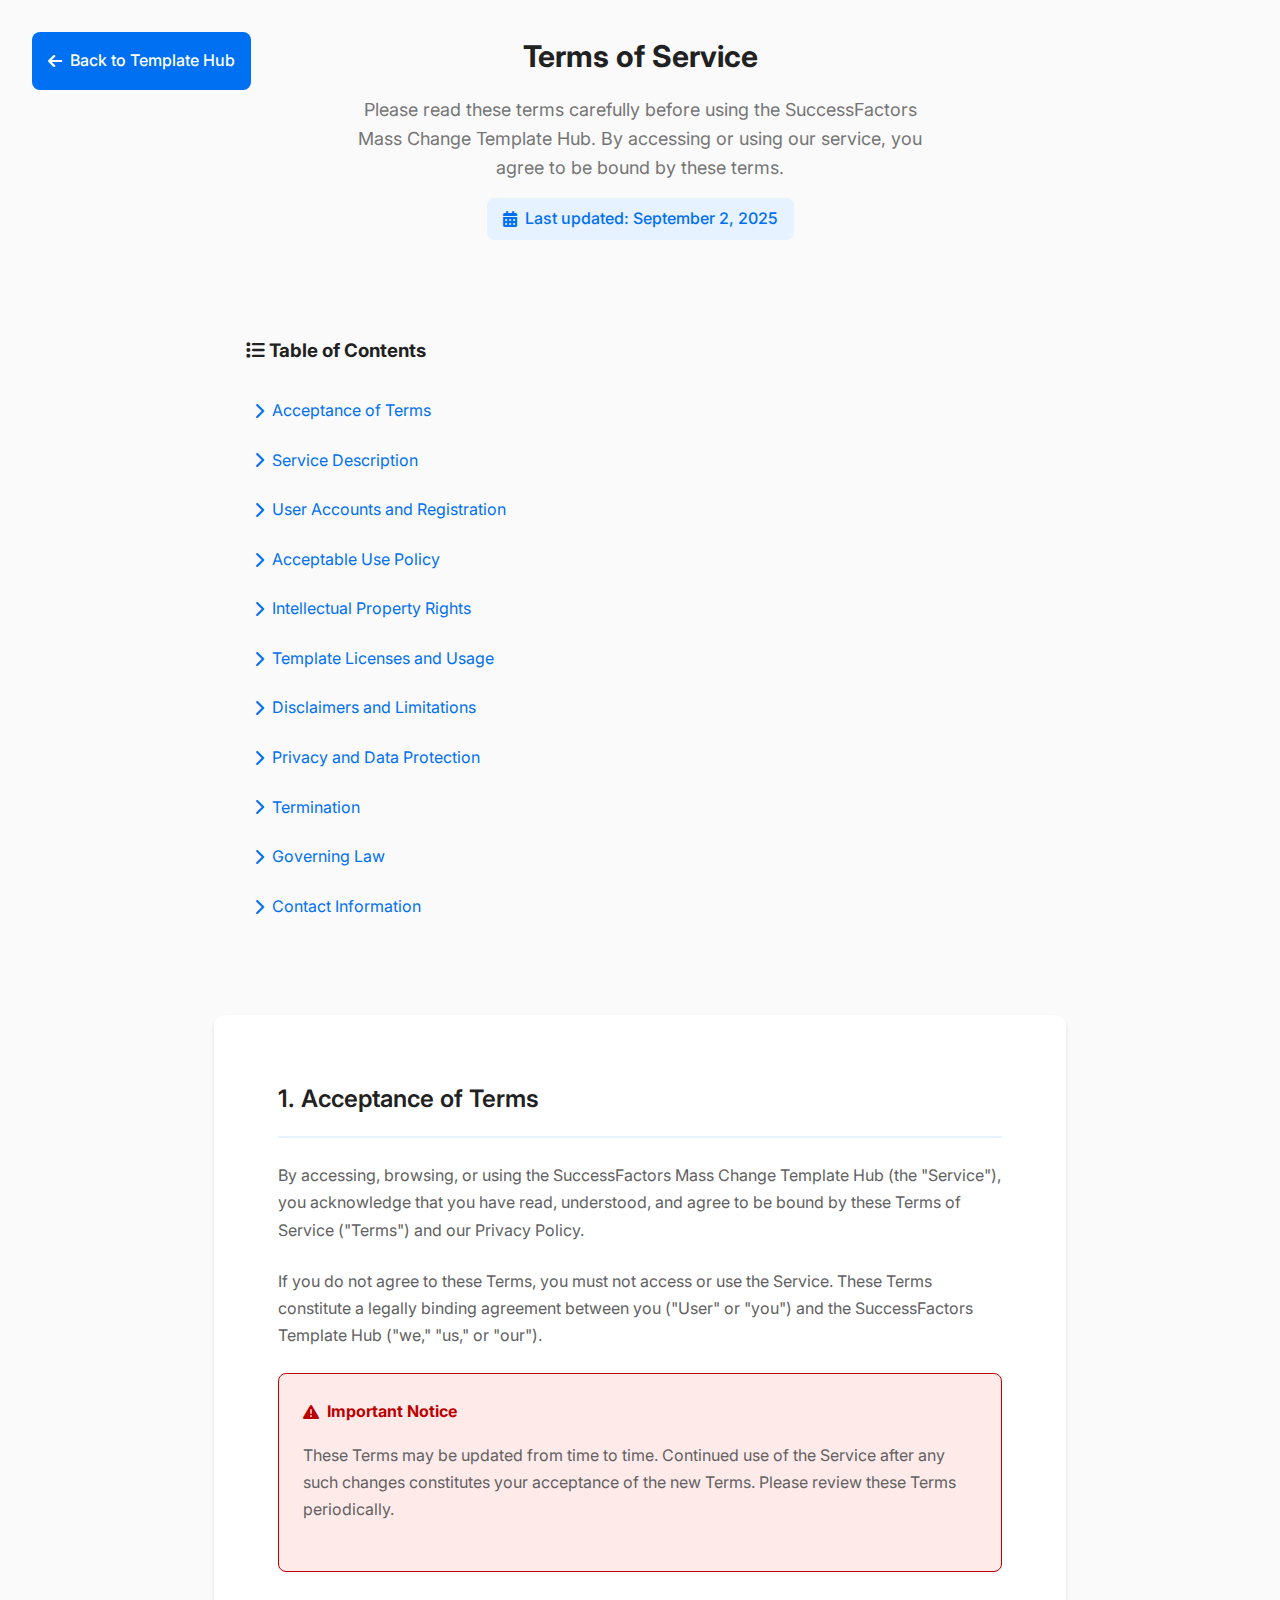
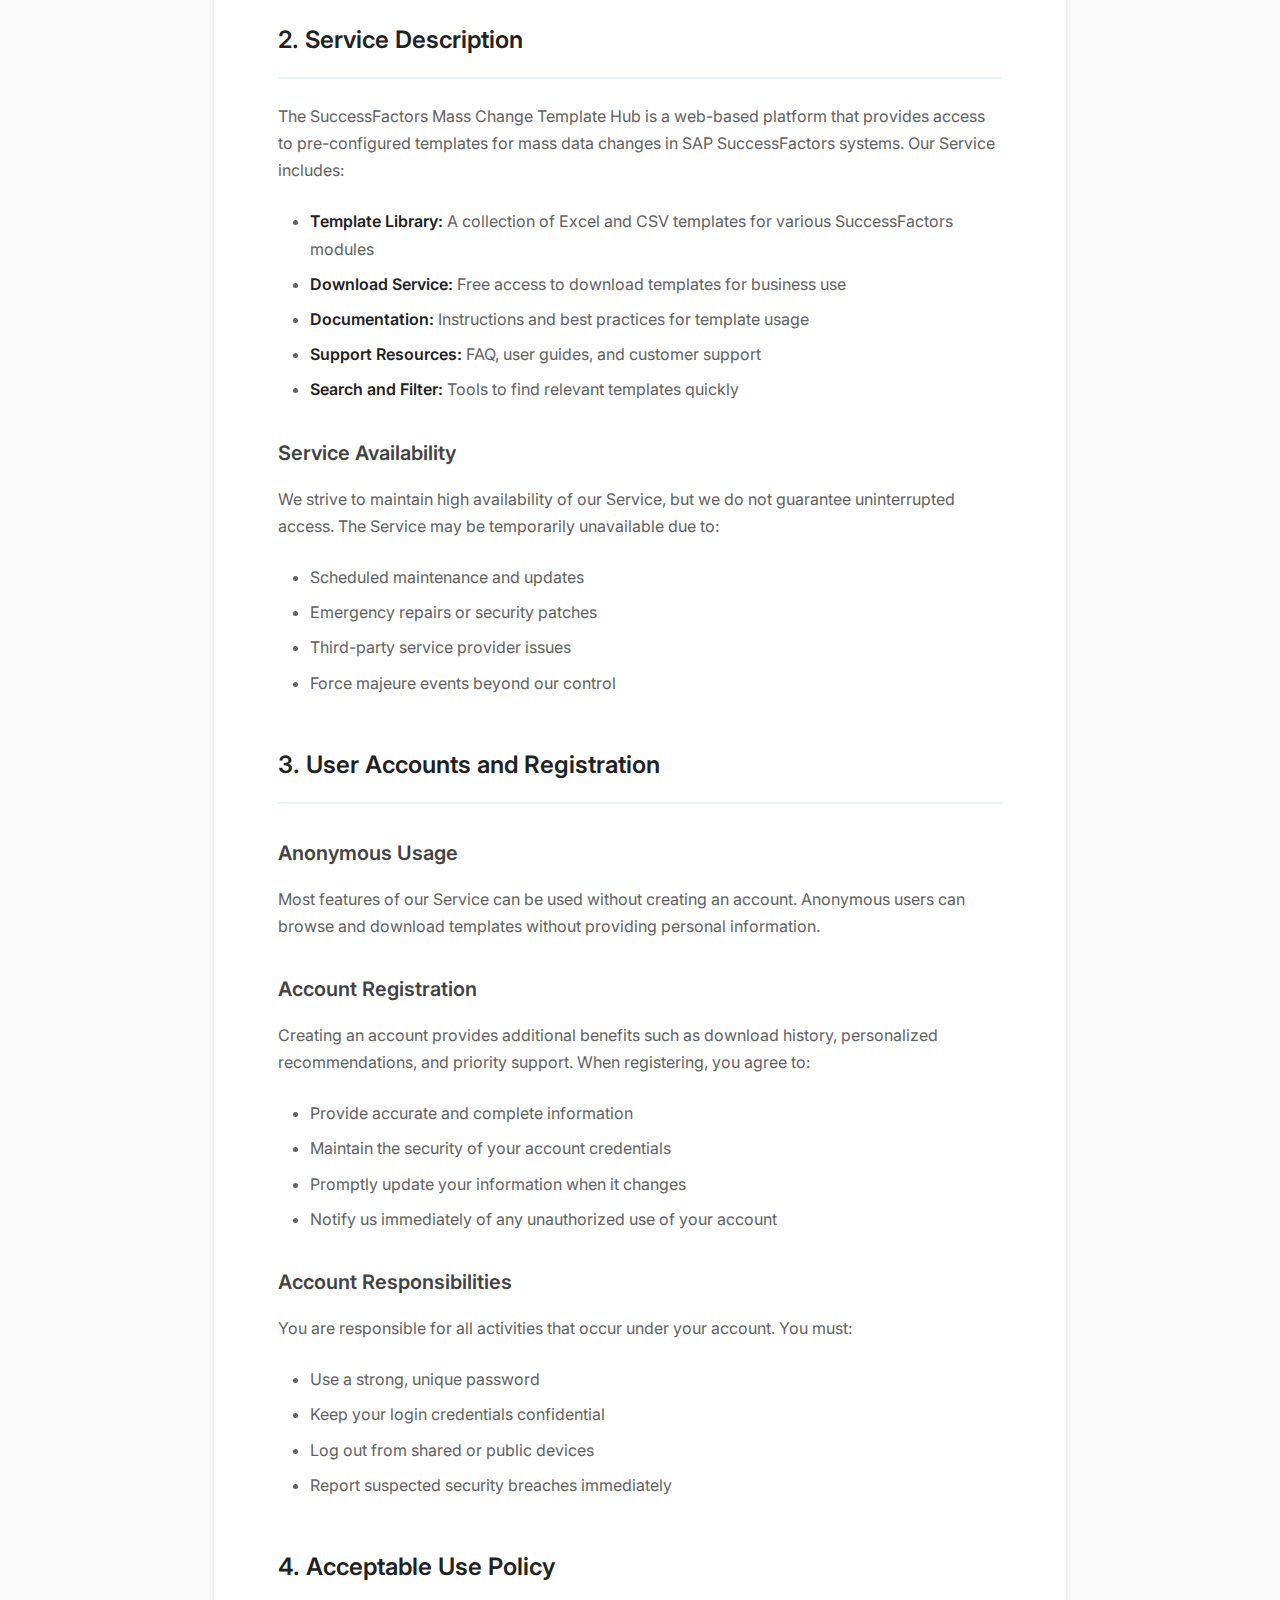
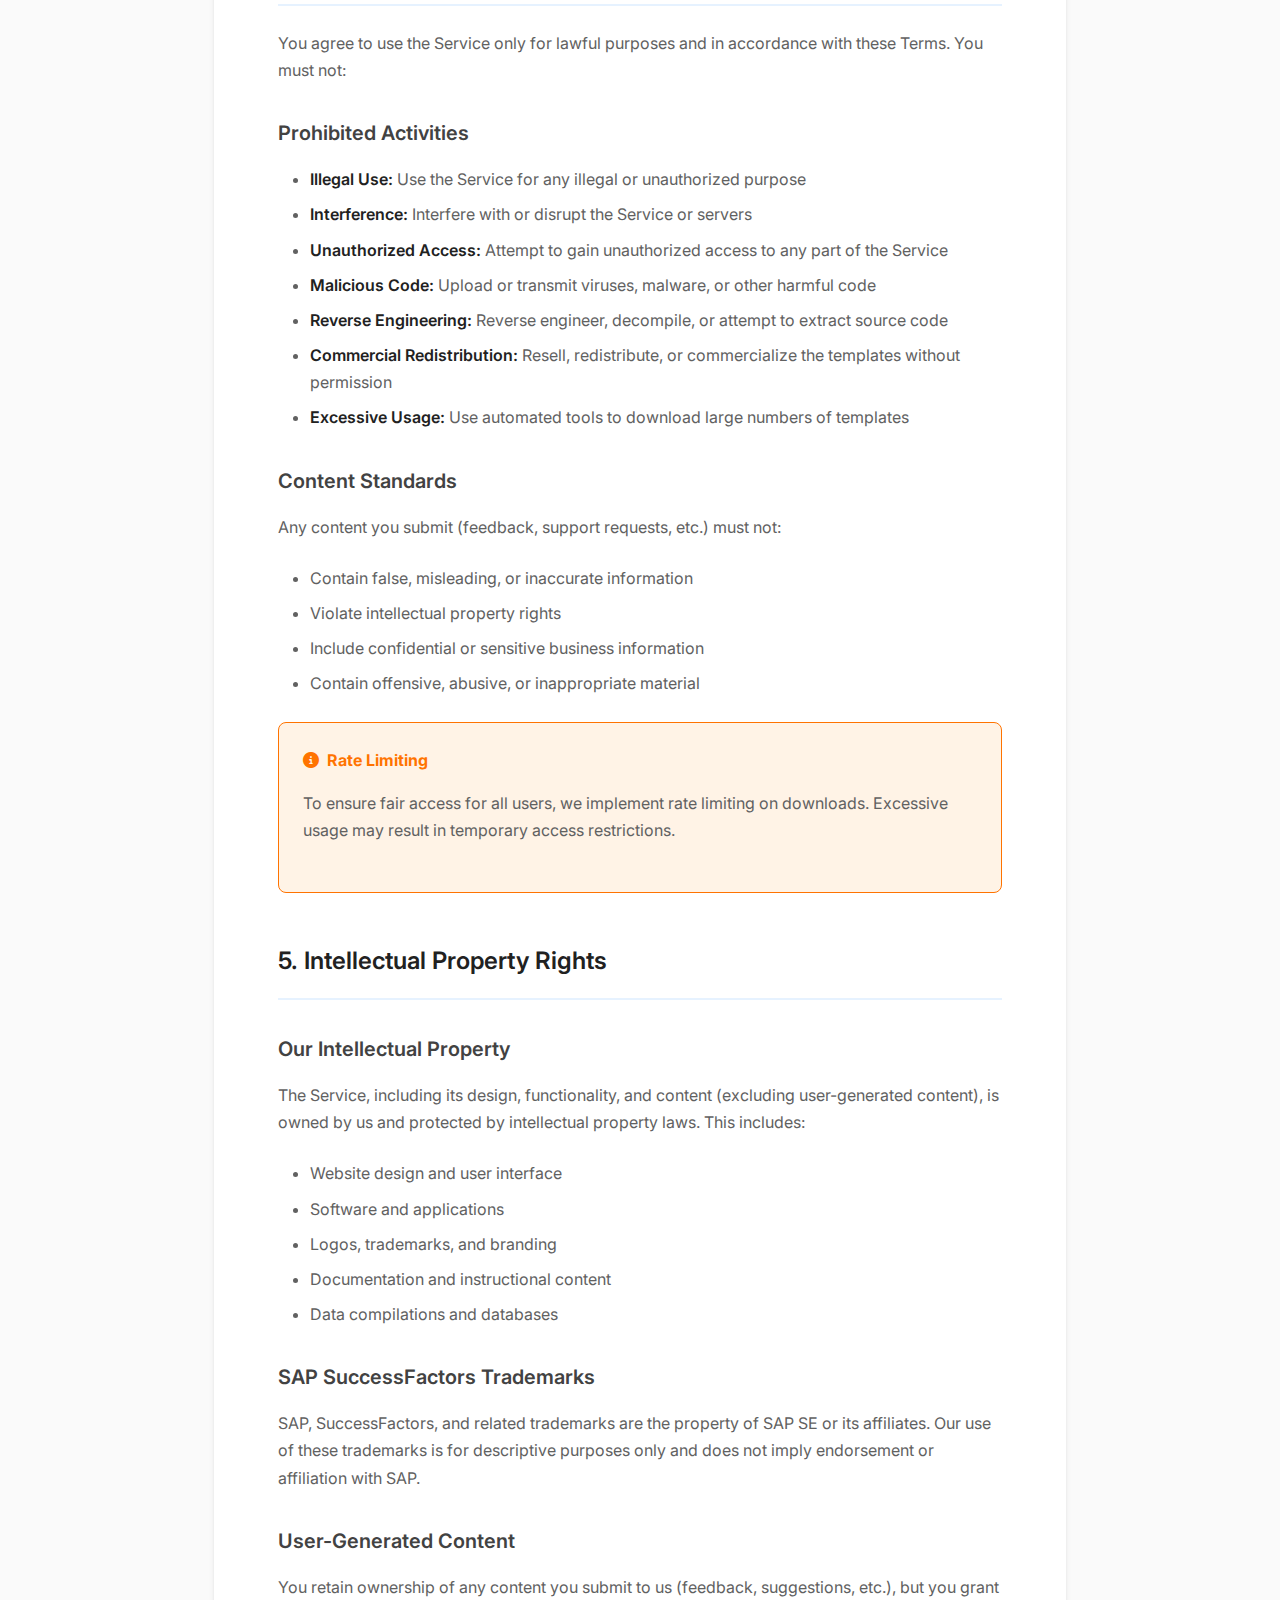
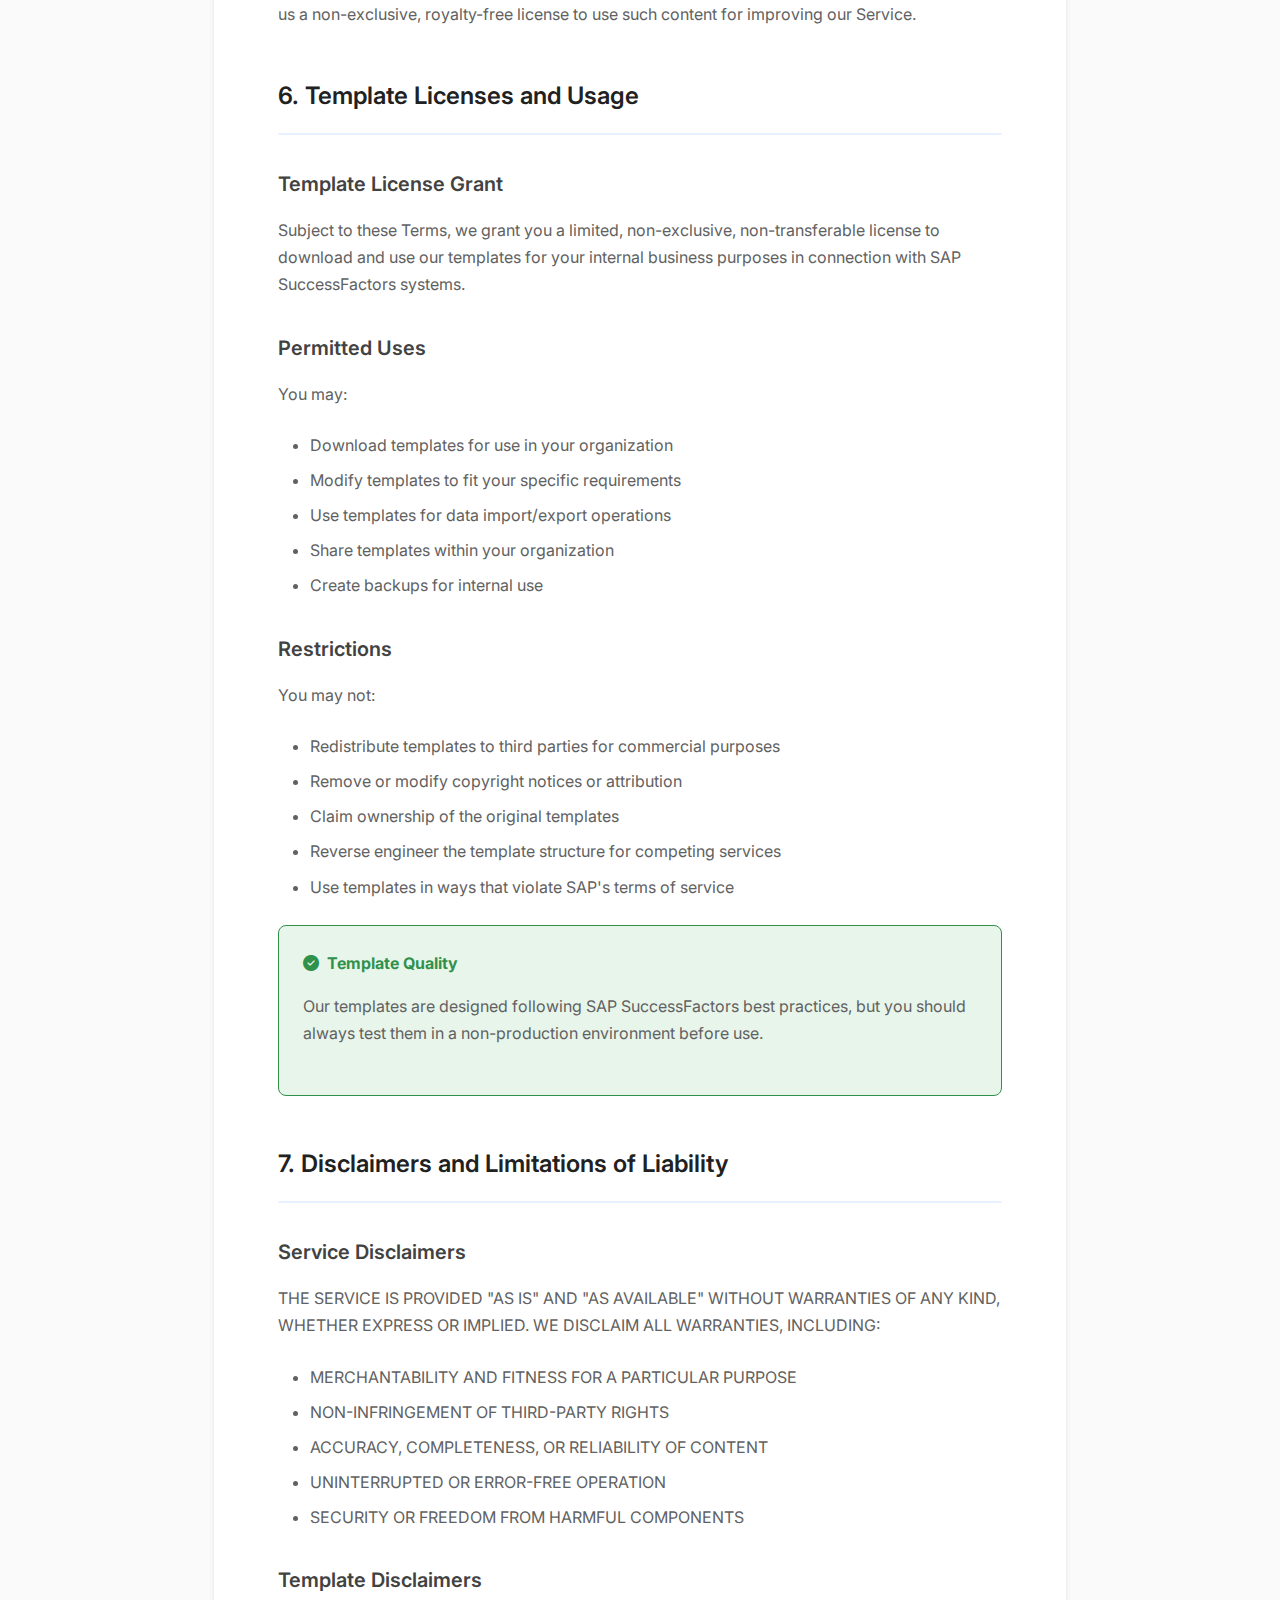
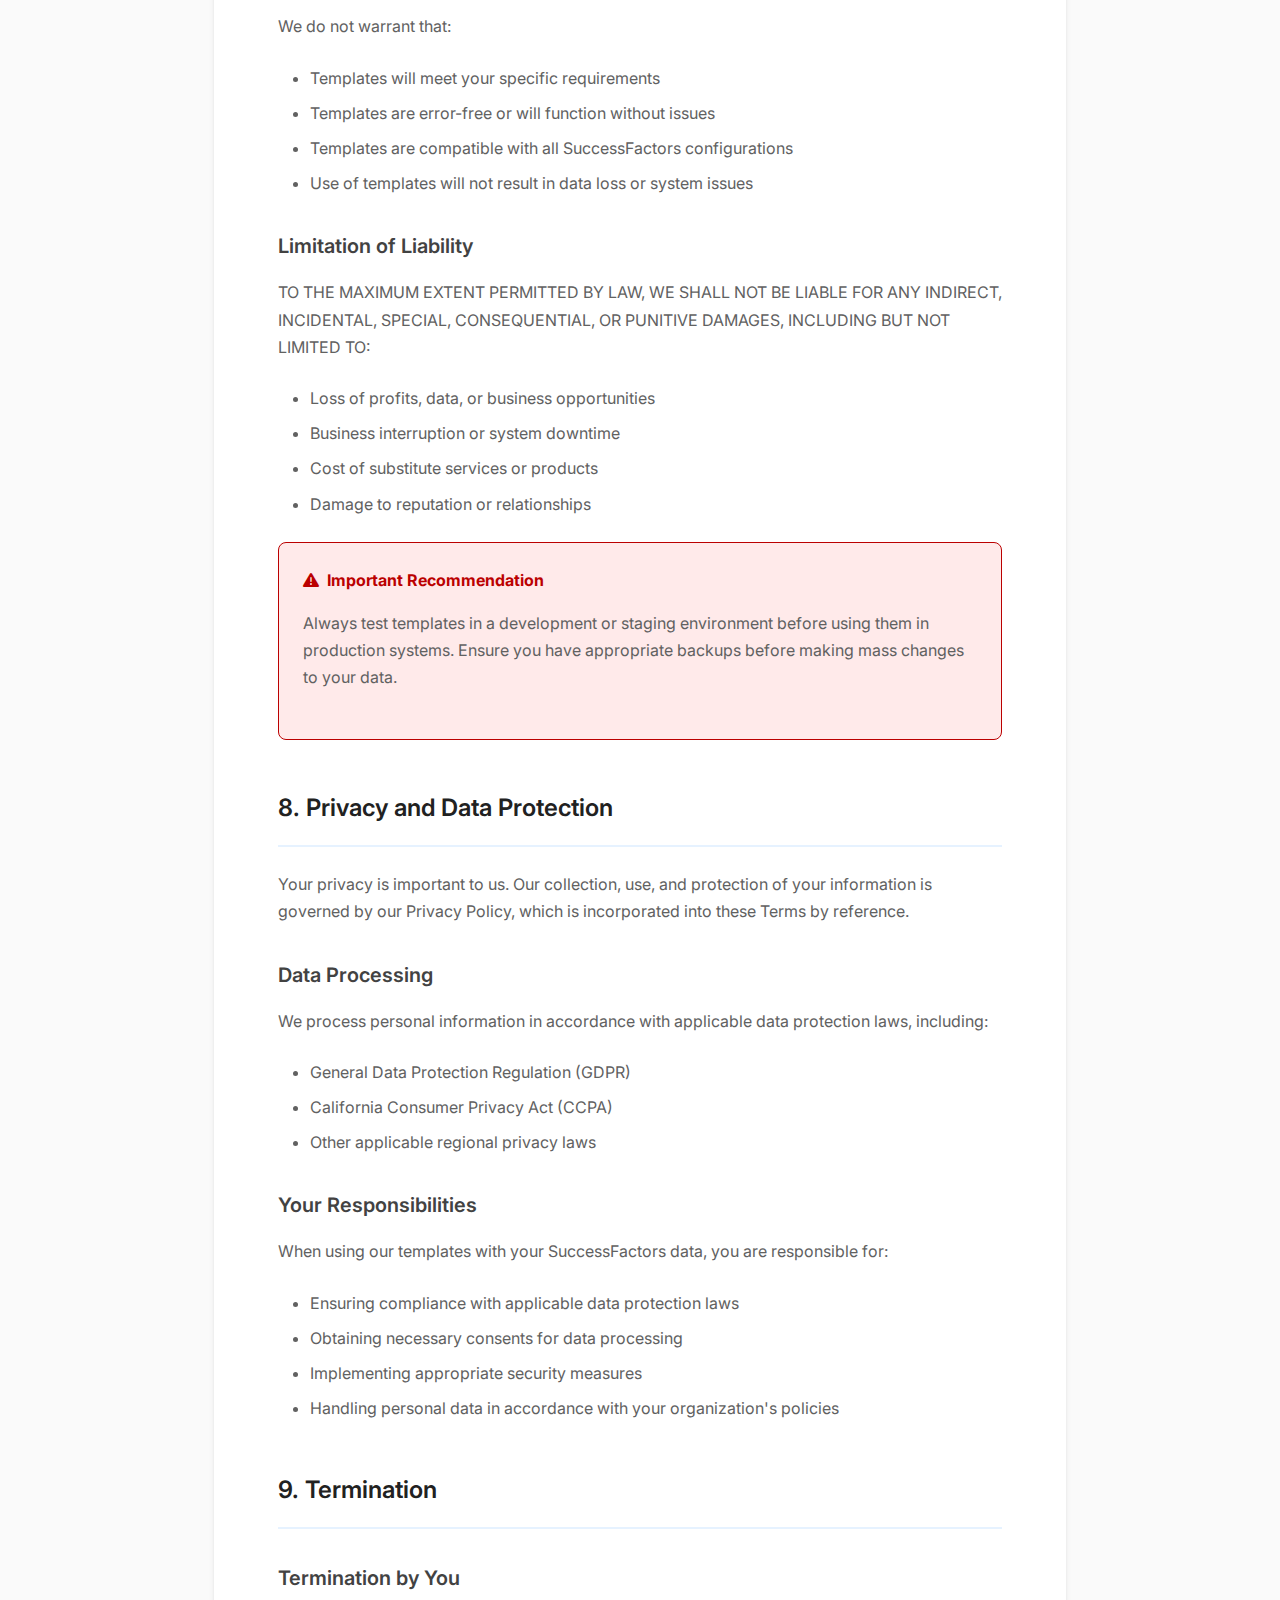
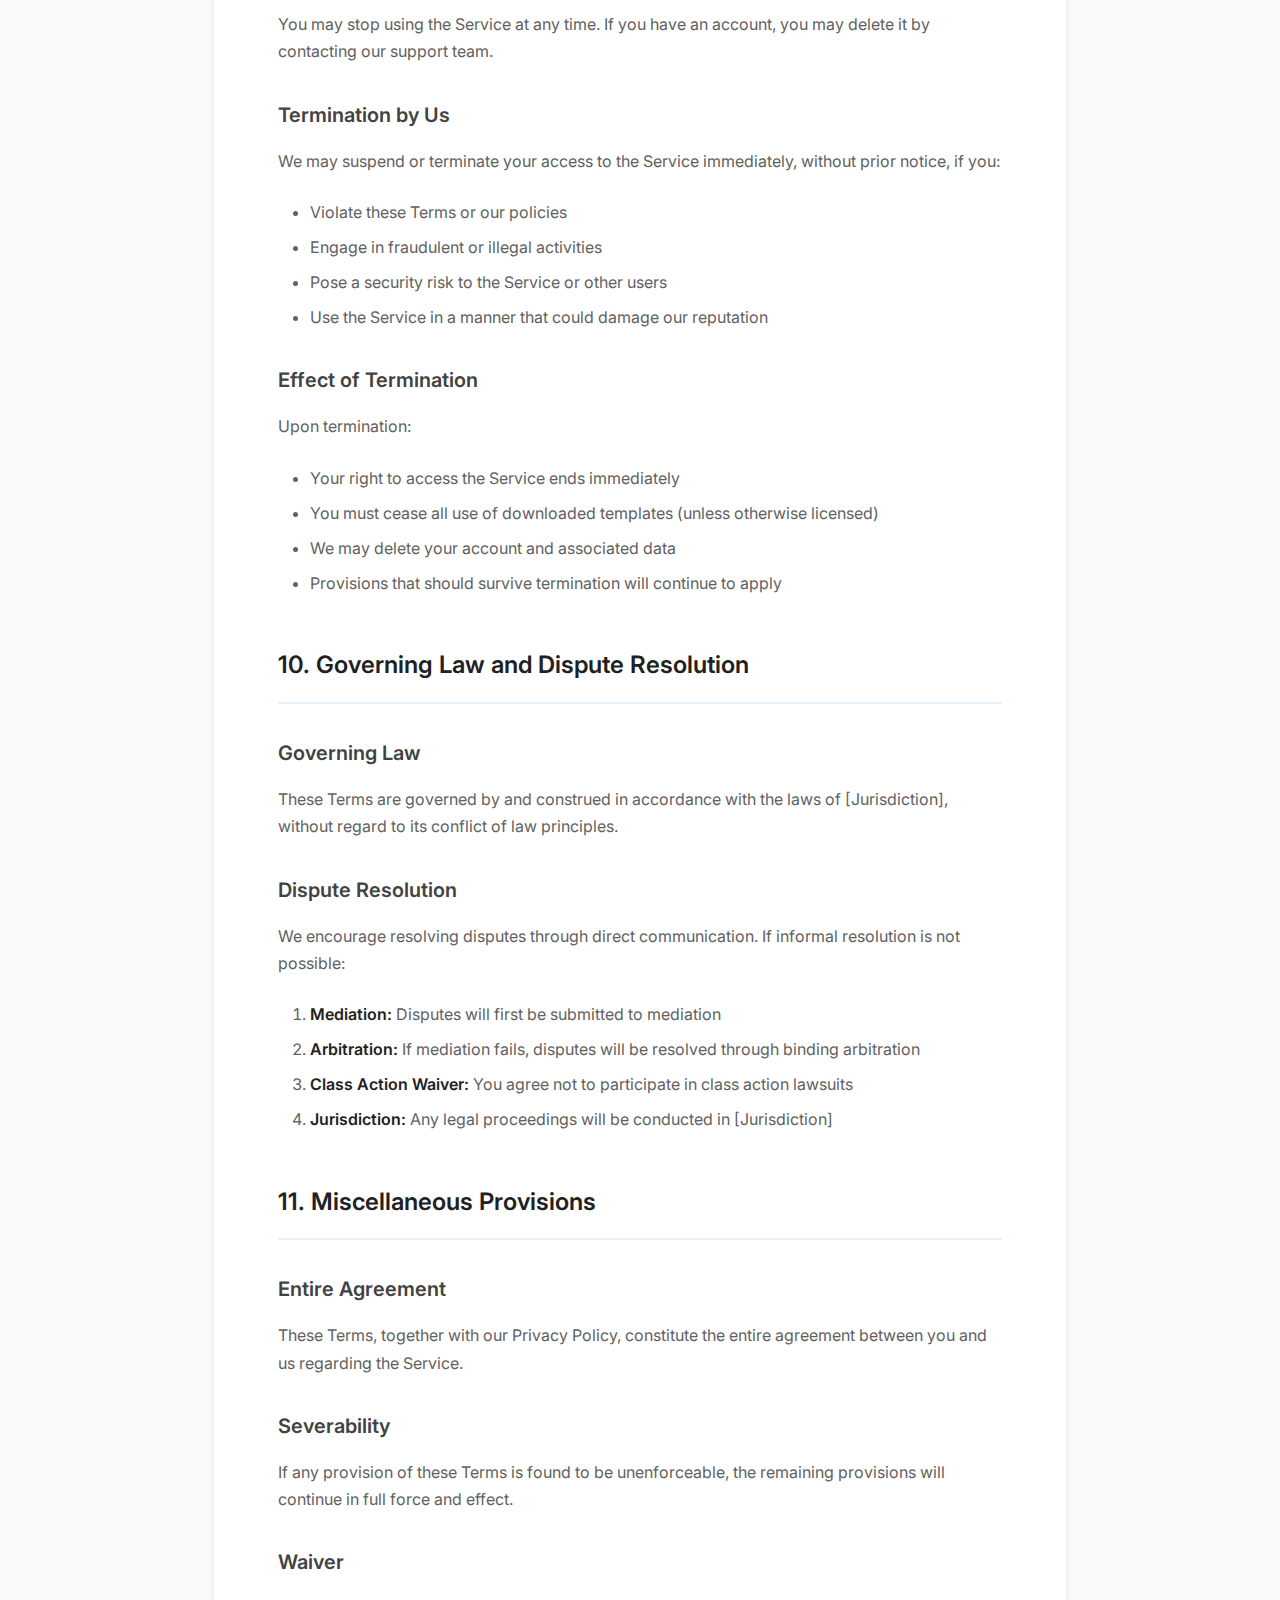
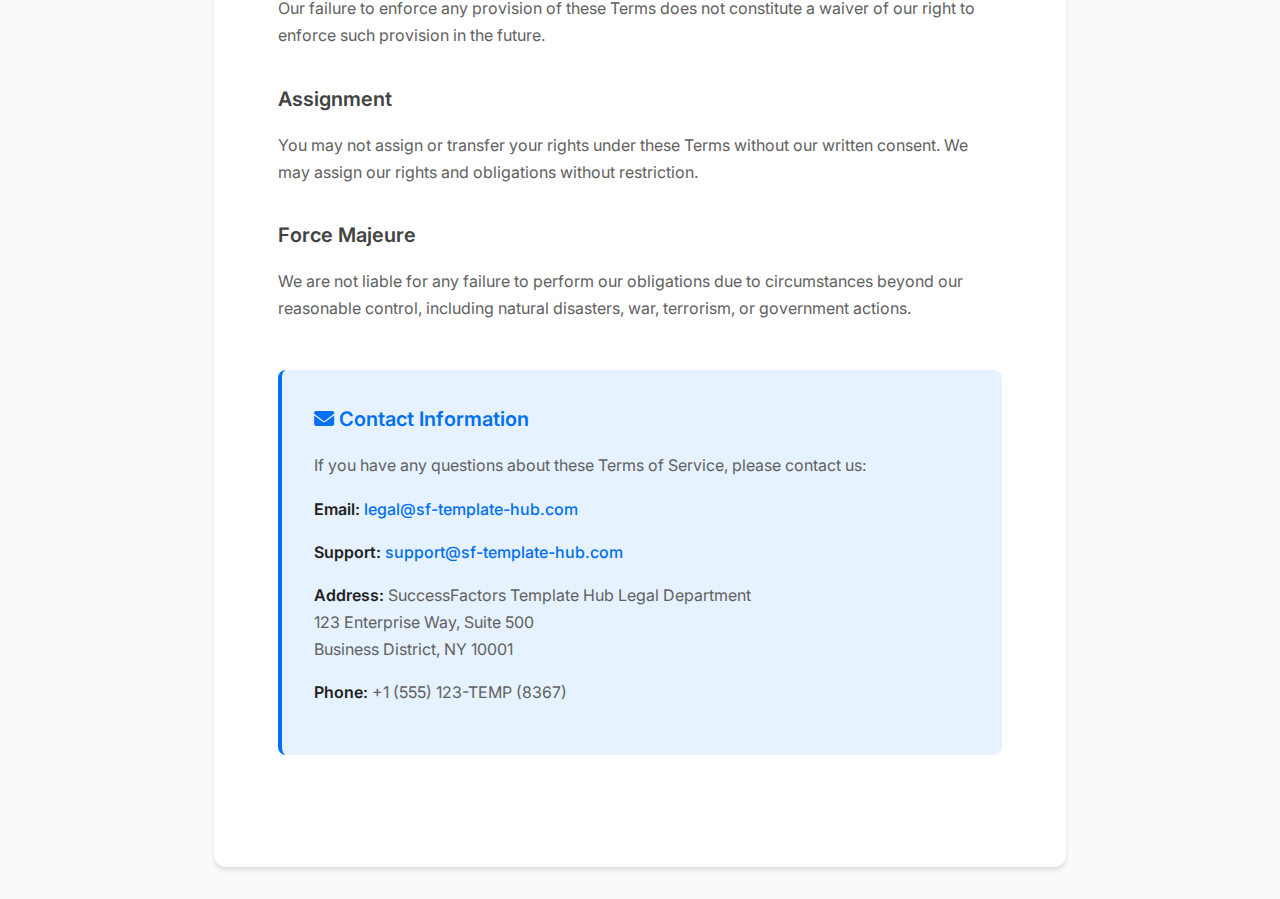
<file: terms-of-service.html>
<!DOCTYPE html>
<html lang="en">
<head>
    <meta charset="UTF-8">
    <meta name="viewport" content="width=device-width, initial-scale=1.0">
    <title>Terms of Service - SuccessFactors Mass Change Template Hub</title>
    <link rel="stylesheet" href="styles.css">
    <link href="https://cdnjs.cloudflare.com/ajax/libs/font-awesome/6.4.0/css/all.min.css" rel="stylesheet">
    <link href="https://fonts.googleapis.com/css2?family=Inter:wght@300;400;500;600;700&display=swap" rel="stylesheet">
    <style>
        .terms-container {
            max-width: 900px;
            margin: 0 auto;
            padding: var(--spacing-xl) var(--spacing-lg);
        }
        
        .terms-header {
            text-align: center;
            margin-bottom: var(--spacing-3xl);
        }
        
        .terms-header h1 {
            font-size: var(--font-size-3xl);
            font-weight: 700;
            color: var(--color-gray-900);
            margin-bottom: var(--spacing-md);
        }
        
        .terms-header p {
            font-size: var(--font-size-lg);
            color: var(--color-gray-600);
            max-width: 600px;
            margin: 0 auto var(--spacing-md);
        }
        
        .last-updated {
            background: var(--sap-blue-light);
            color: var(--sap-blue);
            padding: var(--spacing-sm) var(--spacing-md);
            border-radius: var(--radius-md);
            font-weight: 500;
            display: inline-flex;
            align-items: center;
            gap: var(--spacing-sm);
        }
        
        .back-to-home {
            position: fixed;
            top: var(--spacing-xl);
            left: var(--spacing-xl);
            background: var(--sap-blue);
            color: var(--color-white);
            padding: var(--spacing-md);
            border-radius: var(--radius-md);
            text-decoration: none;
            display: flex;
            align-items: center;
            gap: var(--spacing-sm);
            font-weight: 500;
            transition: var(--transition-fast);
            z-index: 100;
        }
        
        .back-to-home:hover {
            background: var(--sap-blue-dark);
            transform: translateY(-2px);
            box-shadow: var(--shadow-md);
        }
        
        .terms-content {
            background: var(--color-white);
            border-radius: var(--radius-lg);
            padding: var(--spacing-3xl);
            box-shadow: var(--shadow-md);
            line-height: 1.7;
        }
        
        .terms-content h2 {
            font-size: var(--font-size-2xl);
            font-weight: 600;
            color: var(--color-gray-900);
            margin: var(--spacing-2xl) 0 var(--spacing-lg) 0;
            padding-bottom: var(--spacing-md);
            border-bottom: 2px solid var(--sap-blue-light);
        }
        
        .terms-content h2:first-child {
            margin-top: 0;
        }
        
        .terms-content h3 {
            font-size: var(--font-size-xl);
            font-weight: 600;
            color: var(--color-gray-800);
            margin: var(--spacing-xl) 0 var(--spacing-md) 0;
        }
        
        .terms-content p {
            color: var(--color-gray-700);
            margin-bottom: var(--spacing-lg);
        }
        
        .terms-content ul, .terms-content ol {
            margin-bottom: var(--spacing-lg);
            padding-left: var(--spacing-xl);
        }
        
        .terms-content li {
            color: var(--color-gray-700);
            margin-bottom: var(--spacing-sm);
        }
        
        .terms-content strong {
            color: var(--color-gray-900);
            font-weight: 600;
        }
        
        .contact-info {
            background: var(--sap-blue-light);
            border-radius: var(--radius-md);
            padding: var(--spacing-xl);
            margin: var(--spacing-2xl) 0;
            border-left: 4px solid var(--sap-blue);
        }
        
        .contact-info h3 {
            color: var(--sap-blue);
            margin-top: 0;
        }
        
        .contact-info p {
            margin-bottom: var(--spacing-md);
        }
        
        .contact-info a {
            color: var(--sap-blue);
            text-decoration: none;
            font-weight: 500;
        }
        
        .contact-info a:hover {
            text-decoration: underline;
        }
        
        .terms-toc {
            background: var(--color-gray-50);
            border-radius: var(--radius-md);
            padding: var(--spacing-xl);
            margin-bottom: var(--spacing-2xl);
        }
        
        .terms-toc h3 {
            color: var(--color-gray-900);
            margin-top: 0;
            margin-bottom: var(--spacing-lg);
        }
        
        .terms-toc ul {
            list-style: none;
            padding: 0;
        }
        
        .terms-toc li {
            margin-bottom: var(--spacing-sm);
        }
        
        .terms-toc a {
            color: var(--sap-blue);
            text-decoration: none;
            display: flex;
            align-items: center;
            gap: var(--spacing-sm);
            padding: var(--spacing-sm);
            border-radius: var(--radius-sm);
            transition: var(--transition-fast);
        }
        
        .terms-toc a:hover {
            background: var(--sap-blue-light);
        }
        
        .warning-box {
            background: var(--sap-red-light);
            border: 1px solid var(--sap-red);
            border-radius: var(--radius-md);
            padding: var(--spacing-lg);
            margin: var(--spacing-lg) 0;
        }
        
        .warning-box h4 {
            color: var(--sap-red);
            margin-top: 0;
            margin-bottom: var(--spacing-md);
            display: flex;
            align-items: center;
            gap: var(--spacing-sm);
        }
        
        .highlight-box {
            background: var(--sap-green-light);
            border: 1px solid var(--sap-green);
            border-radius: var(--radius-md);
            padding: var(--spacing-lg);
            margin: var(--spacing-lg) 0;
        }
        
        .highlight-box h4 {
            color: var(--sap-green);
            margin-top: 0;
            margin-bottom: var(--spacing-md);
            display: flex;
            align-items: center;
            gap: var(--spacing-sm);
        }
        
        .info-box {
            background: var(--sap-orange-light);
            border: 1px solid var(--sap-orange);
            border-radius: var(--radius-md);
            padding: var(--spacing-lg);
            margin: var(--spacing-lg) 0;
        }
        
        .info-box h4 {
            color: var(--sap-orange);
            margin-top: 0;
            margin-bottom: var(--spacing-md);
            display: flex;
            align-items: center;
            gap: var(--spacing-sm);
        }
        
        @media (max-width: 768px) {
            .terms-content {
                padding: var(--spacing-xl);
            }
            
            .terms-container {
                padding: var(--spacing-lg) var(--spacing-md);
            }
        }
    </style>
</head>
<body>
    <a href="index.html" class="back-to-home">
        <i class="fas fa-arrow-left"></i>
        Back to Template Hub
    </a>

    <div class="terms-container">
        <div class="terms-header">
            <h1>Terms of Service</h1>
            <p>Please read these terms carefully before using the SuccessFactors Mass Change Template Hub. By accessing or using our service, you agree to be bound by these terms.</p>
            <span class="last-updated">
                <i class="fas fa-calendar-alt"></i>
                Last updated: September 2, 2025
            </span>
        </div>

        <div class="terms-toc">
            <h3><i class="fas fa-list"></i> Table of Contents</h3>
            <ul>
                <li><a href="#acceptance"><i class="fas fa-chevron-right"></i> Acceptance of Terms</a></li>
                <li><a href="#description"><i class="fas fa-chevron-right"></i> Service Description</a></li>
                <li><a href="#user-accounts"><i class="fas fa-chevron-right"></i> User Accounts and Registration</a></li>
                <li><a href="#acceptable-use"><i class="fas fa-chevron-right"></i> Acceptable Use Policy</a></li>
                <li><a href="#intellectual-property"><i class="fas fa-chevron-right"></i> Intellectual Property Rights</a></li>
                <li><a href="#template-licenses"><i class="fas fa-chevron-right"></i> Template Licenses and Usage</a></li>
                <li><a href="#disclaimers"><i class="fas fa-chevron-right"></i> Disclaimers and Limitations</a></li>
                <li><a href="#privacy"><i class="fas fa-chevron-right"></i> Privacy and Data Protection</a></li>
                <li><a href="#termination"><i class="fas fa-chevron-right"></i> Termination</a></li>
                <li><a href="#governing-law"><i class="fas fa-chevron-right"></i> Governing Law</a></li>
                <li><a href="#contact"><i class="fas fa-chevron-right"></i> Contact Information</a></li>
            </ul>
        </div>

        <div class="terms-content">
            <h2 id="acceptance">1. Acceptance of Terms</h2>
            
            <p>By accessing, browsing, or using the SuccessFactors Mass Change Template Hub (the "Service"), you acknowledge that you have read, understood, and agree to be bound by these Terms of Service ("Terms") and our Privacy Policy.</p>
            
            <p>If you do not agree to these Terms, you must not access or use the Service. These Terms constitute a legally binding agreement between you ("User" or "you") and the SuccessFactors Template Hub ("we," "us," or "our").</p>

            <div class="warning-box">
                <h4><i class="fas fa-exclamation-triangle"></i> Important Notice</h4>
                <p>These Terms may be updated from time to time. Continued use of the Service after any such changes constitutes your acceptance of the new Terms. Please review these Terms periodically.</p>
            </div>

            <h2 id="description">2. Service Description</h2>
            
            <p>The SuccessFactors Mass Change Template Hub is a web-based platform that provides access to pre-configured templates for mass data changes in SAP SuccessFactors systems. Our Service includes:</p>
            
            <ul>
                <li><strong>Template Library:</strong> A collection of Excel and CSV templates for various SuccessFactors modules</li>
                <li><strong>Download Service:</strong> Free access to download templates for business use</li>
                <li><strong>Documentation:</strong> Instructions and best practices for template usage</li>
                <li><strong>Support Resources:</strong> FAQ, user guides, and customer support</li>
                <li><strong>Search and Filter:</strong> Tools to find relevant templates quickly</li>
            </ul>

            <h3>Service Availability</h3>
            <p>We strive to maintain high availability of our Service, but we do not guarantee uninterrupted access. The Service may be temporarily unavailable due to:</p>
            <ul>
                <li>Scheduled maintenance and updates</li>
                <li>Emergency repairs or security patches</li>
                <li>Third-party service provider issues</li>
                <li>Force majeure events beyond our control</li>
            </ul>

            <h2 id="user-accounts">3. User Accounts and Registration</h2>
            
            <h3>Anonymous Usage</h3>
            <p>Most features of our Service can be used without creating an account. Anonymous users can browse and download templates without providing personal information.</p>

            <h3>Account Registration</h3>
            <p>Creating an account provides additional benefits such as download history, personalized recommendations, and priority support. When registering, you agree to:</p>
            <ul>
                <li>Provide accurate and complete information</li>
                <li>Maintain the security of your account credentials</li>
                <li>Promptly update your information when it changes</li>
                <li>Notify us immediately of any unauthorized use of your account</li>
            </ul>

            <h3>Account Responsibilities</h3>
            <p>You are responsible for all activities that occur under your account. You must:</p>
            <ul>
                <li>Use a strong, unique password</li>
                <li>Keep your login credentials confidential</li>
                <li>Log out from shared or public devices</li>
                <li>Report suspected security breaches immediately</li>
            </ul>

            <h2 id="acceptable-use">4. Acceptable Use Policy</h2>
            
            <p>You agree to use the Service only for lawful purposes and in accordance with these Terms. You must not:</p>

            <h3>Prohibited Activities</h3>
            <ul>
                <li><strong>Illegal Use:</strong> Use the Service for any illegal or unauthorized purpose</li>
                <li><strong>Interference:</strong> Interfere with or disrupt the Service or servers</li>
                <li><strong>Unauthorized Access:</strong> Attempt to gain unauthorized access to any part of the Service</li>
                <li><strong>Malicious Code:</strong> Upload or transmit viruses, malware, or other harmful code</li>
                <li><strong>Reverse Engineering:</strong> Reverse engineer, decompile, or attempt to extract source code</li>
                <li><strong>Commercial Redistribution:</strong> Resell, redistribute, or commercialize the templates without permission</li>
                <li><strong>Excessive Usage:</strong> Use automated tools to download large numbers of templates</li>
            </ul>

            <h3>Content Standards</h3>
            <p>Any content you submit (feedback, support requests, etc.) must not:</p>
            <ul>
                <li>Contain false, misleading, or inaccurate information</li>
                <li>Violate intellectual property rights</li>
                <li>Include confidential or sensitive business information</li>
                <li>Contain offensive, abusive, or inappropriate material</li>
            </ul>

            <div class="info-box">
                <h4><i class="fas fa-info-circle"></i> Rate Limiting</h4>
                <p>To ensure fair access for all users, we implement rate limiting on downloads. Excessive usage may result in temporary access restrictions.</p>
            </div>

            <h2 id="intellectual-property">5. Intellectual Property Rights</h2>
            
            <h3>Our Intellectual Property</h3>
            <p>The Service, including its design, functionality, and content (excluding user-generated content), is owned by us and protected by intellectual property laws. This includes:</p>
            <ul>
                <li>Website design and user interface</li>
                <li>Software and applications</li>
                <li>Logos, trademarks, and branding</li>
                <li>Documentation and instructional content</li>
                <li>Data compilations and databases</li>
            </ul>

            <h3>SAP SuccessFactors Trademarks</h3>
            <p>SAP, SuccessFactors, and related trademarks are the property of SAP SE or its affiliates. Our use of these trademarks is for descriptive purposes only and does not imply endorsement or affiliation with SAP.</p>

            <h3>User-Generated Content</h3>
            <p>You retain ownership of any content you submit to us (feedback, suggestions, etc.), but you grant us a non-exclusive, royalty-free license to use such content for improving our Service.</p>

            <h2 id="template-licenses">6. Template Licenses and Usage</h2>
            
            <h3>Template License Grant</h3>
            <p>Subject to these Terms, we grant you a limited, non-exclusive, non-transferable license to download and use our templates for your internal business purposes in connection with SAP SuccessFactors systems.</p>

            <h3>Permitted Uses</h3>
            <p>You may:</p>
            <ul>
                <li>Download templates for use in your organization</li>
                <li>Modify templates to fit your specific requirements</li>
                <li>Use templates for data import/export operations</li>
                <li>Share templates within your organization</li>
                <li>Create backups for internal use</li>
            </ul>

            <h3>Restrictions</h3>
            <p>You may not:</p>
            <ul>
                <li>Redistribute templates to third parties for commercial purposes</li>
                <li>Remove or modify copyright notices or attribution</li>
                <li>Claim ownership of the original templates</li>
                <li>Reverse engineer the template structure for competing services</li>
                <li>Use templates in ways that violate SAP's terms of service</li>
            </ul>

            <div class="highlight-box">
                <h4><i class="fas fa-check-circle"></i> Template Quality</h4>
                <p>Our templates are designed following SAP SuccessFactors best practices, but you should always test them in a non-production environment before use.</p>
            </div>

            <h2 id="disclaimers">7. Disclaimers and Limitations of Liability</h2>
            
            <h3>Service Disclaimers</h3>
            <p>THE SERVICE IS PROVIDED "AS IS" AND "AS AVAILABLE" WITHOUT WARRANTIES OF ANY KIND, WHETHER EXPRESS OR IMPLIED. WE DISCLAIM ALL WARRANTIES, INCLUDING:</p>
            <ul>
                <li>MERCHANTABILITY AND FITNESS FOR A PARTICULAR PURPOSE</li>
                <li>NON-INFRINGEMENT OF THIRD-PARTY RIGHTS</li>
                <li>ACCURACY, COMPLETENESS, OR RELIABILITY OF CONTENT</li>
                <li>UNINTERRUPTED OR ERROR-FREE OPERATION</li>
                <li>SECURITY OR FREEDOM FROM HARMFUL COMPONENTS</li>
            </ul>

            <h3>Template Disclaimers</h3>
            <p>We do not warrant that:</p>
            <ul>
                <li>Templates will meet your specific requirements</li>
                <li>Templates are error-free or will function without issues</li>
                <li>Templates are compatible with all SuccessFactors configurations</li>
                <li>Use of templates will not result in data loss or system issues</li>
            </ul>

            <h3>Limitation of Liability</h3>
            <p>TO THE MAXIMUM EXTENT PERMITTED BY LAW, WE SHALL NOT BE LIABLE FOR ANY INDIRECT, INCIDENTAL, SPECIAL, CONSEQUENTIAL, OR PUNITIVE DAMAGES, INCLUDING BUT NOT LIMITED TO:</p>
            <ul>
                <li>Loss of profits, data, or business opportunities</li>
                <li>Business interruption or system downtime</li>
                <li>Cost of substitute services or products</li>
                <li>Damage to reputation or relationships</li>
            </ul>

            <div class="warning-box">
                <h4><i class="fas fa-exclamation-triangle"></i> Important Recommendation</h4>
                <p>Always test templates in a development or staging environment before using them in production systems. Ensure you have appropriate backups before making mass changes to your data.</p>
            </div>

            <h2 id="privacy">8. Privacy and Data Protection</h2>
            
            <p>Your privacy is important to us. Our collection, use, and protection of your information is governed by our Privacy Policy, which is incorporated into these Terms by reference.</p>

            <h3>Data Processing</h3>
            <p>We process personal information in accordance with applicable data protection laws, including:</p>
            <ul>
                <li>General Data Protection Regulation (GDPR)</li>
                <li>California Consumer Privacy Act (CCPA)</li>
                <li>Other applicable regional privacy laws</li>
            </ul>

            <h3>Your Responsibilities</h3>
            <p>When using our templates with your SuccessFactors data, you are responsible for:</p>
            <ul>
                <li>Ensuring compliance with applicable data protection laws</li>
                <li>Obtaining necessary consents for data processing</li>
                <li>Implementing appropriate security measures</li>
                <li>Handling personal data in accordance with your organization's policies</li>
            </ul>

            <h2 id="termination">9. Termination</h2>
            
            <h3>Termination by You</h3>
            <p>You may stop using the Service at any time. If you have an account, you may delete it by contacting our support team.</p>

            <h3>Termination by Us</h3>
            <p>We may suspend or terminate your access to the Service immediately, without prior notice, if you:</p>
            <ul>
                <li>Violate these Terms or our policies</li>
                <li>Engage in fraudulent or illegal activities</li>
                <li>Pose a security risk to the Service or other users</li>
                <li>Use the Service in a manner that could damage our reputation</li>
            </ul>

            <h3>Effect of Termination</h3>
            <p>Upon termination:</p>
            <ul>
                <li>Your right to access the Service ends immediately</li>
                <li>You must cease all use of downloaded templates (unless otherwise licensed)</li>
                <li>We may delete your account and associated data</li>
                <li>Provisions that should survive termination will continue to apply</li>
            </ul>

            <h2 id="governing-law">10. Governing Law and Dispute Resolution</h2>
            
            <h3>Governing Law</h3>
            <p>These Terms are governed by and construed in accordance with the laws of [Jurisdiction], without regard to its conflict of law principles.</p>

            <h3>Dispute Resolution</h3>
            <p>We encourage resolving disputes through direct communication. If informal resolution is not possible:</p>
            <ol>
                <li><strong>Mediation:</strong> Disputes will first be submitted to mediation</li>
                <li><strong>Arbitration:</strong> If mediation fails, disputes will be resolved through binding arbitration</li>
                <li><strong>Class Action Waiver:</strong> You agree not to participate in class action lawsuits</li>
                <li><strong>Jurisdiction:</strong> Any legal proceedings will be conducted in [Jurisdiction]</li>
            </ol>

            <h2 id="miscellaneous">11. Miscellaneous Provisions</h2>
            
            <h3>Entire Agreement</h3>
            <p>These Terms, together with our Privacy Policy, constitute the entire agreement between you and us regarding the Service.</p>

            <h3>Severability</h3>
            <p>If any provision of these Terms is found to be unenforceable, the remaining provisions will continue in full force and effect.</p>

            <h3>Waiver</h3>
            <p>Our failure to enforce any provision of these Terms does not constitute a waiver of our right to enforce such provision in the future.</p>

            <h3>Assignment</h3>
            <p>You may not assign or transfer your rights under these Terms without our written consent. We may assign our rights and obligations without restriction.</p>

            <h3>Force Majeure</h3>
            <p>We are not liable for any failure to perform our obligations due to circumstances beyond our reasonable control, including natural disasters, war, terrorism, or government actions.</p>

            <div class="contact-info">
                <h3 id="contact"><i class="fas fa-envelope"></i> Contact Information</h3>
                <p>If you have any questions about these Terms of Service, please contact us:</p>
                <p><strong>Email:</strong> <a href="mailto:legal@sf-template-hub.com">legal@sf-template-hub.com</a></p>
                <p><strong>Support:</strong> <a href="mailto:support@sf-template-hub.com">support@sf-template-hub.com</a></p>
                <p><strong>Address:</strong> SuccessFactors Template Hub Legal Department<br>
                123 Enterprise Way, Suite 500<br>
                Business District, NY 10001</p>
                <p><strong>Phone:</strong> +1 (555) 123-TEMP (8367)</p>
            </div>
        </div>
    </div>

    <script>
        // Smooth scrolling for anchor links
        document.addEventListener('DOMContentLoaded', function() {
            const tocLinks = document.querySelectorAll('.terms-toc a[href^="#"]');
            
            tocLinks.forEach(link => {
                link.addEventListener('click', function(e) {
                    e.preventDefault();
                    const targetId = this.getAttribute('href').substring(1);
                    const targetElement = document.getElementById(targetId);
                    
                    if (targetElement) {
                        targetElement.scrollIntoView({
                            behavior: 'smooth',
                            block: 'start'
                        });
                        
                        // Add temporary highlight
                        targetElement.style.background = 'var(--sap-blue-light)';
                        targetElement.style.transition = 'background 0.3s ease';
                        setTimeout(() => {
                            targetElement.style.background = '';
                        }, 2000);
                    }
                });
            });

            // Track page sections in view
            const sections = document.querySelectorAll('h2[id]');
            const observer = new IntersectionObserver((entries) => {
                entries.forEach(entry => {
                    if (entry.isIntersecting) {
                        // Update active link in TOC
                        tocLinks.forEach(link => {
                            link.style.fontWeight = '';
                            link.style.background = '';
                        });
                        
                        const activeLink = document.querySelector(`.terms-toc a[href="#${entry.target.id}"]`);
                        if (activeLink) {
                            activeLink.style.fontWeight = '600';
                            activeLink.style.background = 'var(--sap-blue-light)';
                        }
                    }
                });
            }, {
                threshold: 0.5,
                rootMargin: '-20% 0px -70% 0px'
            });

            sections.forEach(section => observer.observe(section));
        });

        // Terms acceptance tracking
        function trackTermsAcceptance() {
            const timestamp = new Date().toISOString();
            localStorage.setItem('termsAcceptedAt', timestamp);
            console.log('Terms acceptance tracked:', timestamp);
        }

        // Check if user has accepted terms
        function checkTermsAcceptance() {
            const acceptedAt = localStorage.getItem('termsAcceptedAt');
            if (acceptedAt) {
                console.log('User previously accepted terms at:', acceptedAt);
            }
            return !!acceptedAt;
        }

        // Initialize terms tracking
        document.addEventListener('DOMContentLoaded', function() {
            // Track that user viewed terms
            console.log('Terms of Service viewed at:', new Date().toISOString());
            
            // Check if terms were previously accepted
            checkTermsAcceptance();
        });
    </script>
</body>
</html>
</file>
<file: styles.css>
/* CSS Reset and Base Styles */
* {
    margin: 0;
    padding: 0;
    box-sizing: border-box;
}

:root {
    /* SAP Color Palette */
    --sap-blue: #0070f2;
    --sap-blue-light: #e6f2ff;
    --sap-blue-dark: #0040a3;
    --sap-orange: #ff7300;
    --sap-orange-light: #fff3e6;
    --sap-green: #30914c;
    --sap-green-light: #e8f5ea;
    --sap-red: #bb0000;
    --sap-red-light: #ffeaea;
    
    /* Neutral Colors */
    --color-white: #ffffff;
    --color-gray-50: #fafafa;
    --color-gray-100: #f5f5f5;
    --color-gray-200: #eeeeee;
    --color-gray-300: #e0e0e0;
    --color-gray-400: #bdbdbd;
    --color-gray-500: #9e9e9e;
    --color-gray-600: #757575;
    --color-gray-700: #616161;
    --color-gray-800: #424242;
    --color-gray-900: #212121;
    
    /* Typography */
    --font-family: 'Inter', -apple-system, BlinkMacSystemFont, 'Segoe UI', Roboto, Oxygen, Ubuntu, Cantarell, sans-serif;
    --font-size-xs: 0.75rem;
    --font-size-sm: 0.875rem;
    --font-size-base: 1rem;
    --font-size-lg: 1.125rem;
    --font-size-xl: 1.25rem;
    --font-size-2xl: 1.5rem;
    --font-size-3xl: 1.875rem;
    --font-size-4xl: 2.25rem;
    
    /* Spacing */
    --spacing-xs: 0.25rem;
    --spacing-sm: 0.5rem;
    --spacing-md: 1rem;
    --spacing-lg: 1.5rem;
    --spacing-xl: 2rem;
    --spacing-2xl: 3rem;
    --spacing-3xl: 4rem;
    
    /* Border Radius */
    --radius-sm: 0.25rem;
    --radius-md: 0.5rem;
    --radius-lg: 0.75rem;
    --radius-xl: 1rem;
    
    /* Shadows */
    --shadow-sm: 0 1px 2px 0 rgba(0, 0, 0, 0.05);
    --shadow-md: 0 4px 6px -1px rgba(0, 0, 0, 0.1), 0 2px 4px -1px rgba(0, 0, 0, 0.06);
    --shadow-lg: 0 10px 15px -3px rgba(0, 0, 0, 0.1), 0 4px 6px -2px rgba(0, 0, 0, 0.05);
    --shadow-xl: 0 20px 25px -5px rgba(0, 0, 0, 0.1), 0 10px 10px -5px rgba(0, 0, 0, 0.04);
    
    /* Transitions */
    --transition-fast: 150ms ease;
    --transition-normal: 250ms ease;
    --transition-slow: 350ms ease;
}

/* Base Styles */
html {
    scroll-behavior: smooth;
}

body {
    font-family: var(--font-family);
    font-size: var(--font-size-base);
    line-height: 1.6;
    color: var(--color-gray-800);
    background-color: var(--color-gray-50);
    min-height: 100vh;
}

.container {
    max-width: 1200px;
    margin: 0 auto;
    padding: 0 var(--spacing-lg);
}

/* Header Styles */
.header {
    background: linear-gradient(135deg, var(--sap-blue) 0%, var(--sap-blue-dark) 100%);
    color: var(--color-white);
    padding: var(--spacing-lg) 0;
    box-shadow: var(--shadow-md);
}

.header-content {
    display: flex;
    justify-content: space-between;
    align-items: center;
    margin-bottom: var(--spacing-md);
}

.logo-section {
    display: flex;
    align-items: center;
    gap: var(--spacing-lg);
}

.logo {
    display: flex;
    align-items: center;
    justify-content: center;
    width: 250px;
    height: 250px;
    background: rgba(255, 255, 255, 0.1);
    border-radius: var(--radius-md);
    font-size: var(--font-size-2xl);
    font-weight: 700;
    backdrop-filter: blur(10px);
    padding: var(--spacing-xs);
}

.logo-image {
    width: 100%;
    height: auto;
    max-height: 240px;
    object-fit: contain;
    border-radius: var(--radius-sm);
}

.title-section h1 {
    font-size: var(--font-size-3xl);
    font-weight: 700;
    margin-bottom: var(--spacing-xs);
    text-shadow: 0 2px 4px rgba(0, 0, 0, 0.1);
}

.title-section p {
    font-size: var(--font-size-lg);
    opacity: 0.9;
    font-weight: 300;
}

.user-section {
    display: flex;
    align-items: center;
    gap: var(--spacing-md);
}

.user-info {
    display: flex;
    align-items: center;
    gap: var(--spacing-sm);
    font-size: var(--font-size-lg);
    font-weight: 500;
}

.user-info i {
    font-size: var(--font-size-2xl);
}

.breadcrumb {
    display: flex;
    align-items: center;
    gap: var(--spacing-sm);
    font-size: var(--font-size-sm);
    opacity: 0.9;
}

.breadcrumb-item {
    color: var(--color-white);
    text-decoration: none;
    display: flex;
    align-items: center;
    gap: var(--spacing-xs);
    transition: var(--transition-fast);
}

.breadcrumb-item:hover {
    opacity: 0.8;
}

.breadcrumb-item.active {
    font-weight: 600;
}

.breadcrumb-separator {
    opacity: 0.6;
}

/* Main Content */
.main-content {
    padding: var(--spacing-3xl) 0;
}

/* Action Selection Section */
.action-selection {
    margin-bottom: var(--spacing-3xl);
}

.action-selection h2 {
    font-size: var(--font-size-2xl);
    font-weight: 600;
    color: var(--color-gray-900);
    margin-bottom: var(--spacing-xl);
    text-align: center;
}

.action-cards {
    display: grid;
    grid-template-columns: repeat(auto-fit, minmax(280px, 1fr));
    gap: var(--spacing-lg);
}

.action-card {
    background: var(--color-white);
    border-radius: var(--radius-lg);
    padding: var(--spacing-xl);
    box-shadow: var(--shadow-md);
    transition: var(--transition-normal);
    cursor: pointer;
    border: 2px solid transparent;
}

.action-card:hover {
    transform: translateY(-4px);
    box-shadow: var(--shadow-xl);
    border-color: var(--sap-blue);
}

.action-card.active {
    border-color: var(--sap-blue);
    background: var(--sap-blue-light);
}

.card-icon {
    width: 60px;
    height: 60px;
    background: linear-gradient(135deg, var(--sap-blue), var(--sap-blue-dark));
    border-radius: var(--radius-lg);
    display: flex;
    align-items: center;
    justify-content: center;
    color: var(--color-white);
    font-size: var(--font-size-2xl);
    margin-bottom: var(--spacing-lg);
}

.action-card h3 {
    font-size: var(--font-size-xl);
    font-weight: 600;
    color: var(--color-gray-900);
    margin-bottom: var(--spacing-sm);
}

.action-card p {
    color: var(--color-gray-600);
    margin-bottom: var(--spacing-lg);
    line-height: 1.5;
}

.card-stats {
    display: flex;
    justify-content: space-between;
    align-items: center;
}

.stat-item {
    display: flex;
    align-items: center;
    gap: var(--spacing-xs);
    font-size: var(--font-size-sm);
    color: var(--color-gray-500);
}

/* Search and Filter Section */
.search-filter-section {
    margin-bottom: var(--spacing-3xl);
    background: var(--color-white);
    padding: var(--spacing-xl);
    border-radius: var(--radius-lg);
    box-shadow: var(--shadow-md);
}

.search-container {
    display: flex;
    gap: var(--spacing-lg);
    align-items: flex-end;
    flex-wrap: wrap;
}

.search-box {
    position: relative;
    flex: 1;
    min-width: 300px;
}

.search-box i {
    position: absolute;
    left: var(--spacing-md);
    top: 50%;
    transform: translateY(-50%);
    color: var(--color-gray-400);
    font-size: var(--font-size-lg);
}

.search-box input {
    width: 100%;
    padding: var(--spacing-md) var(--spacing-md) var(--spacing-md) 3rem;
    border: 2px solid var(--color-gray-200);
    border-radius: var(--radius-md);
    font-size: var(--font-size-base);
    transition: var(--transition-fast);
    height: 48px;
    box-sizing: border-box;
}

.search-box input:focus {
    outline: none;
    border-color: var(--sap-blue);
    box-shadow: 0 0 0 3px rgba(0, 112, 242, 0.1);
}

.filter-container {
    display: flex;
    flex-direction: column;
    gap: var(--spacing-xs);
    min-width: 380px;
    max-width: 450px;
    position: relative;
    z-index: 5;
    flex-shrink: 0;
}

.filter-container label {
    font-size: var(--font-size-sm);
    font-weight: 500;
    color: var(--color-gray-700);
    margin-bottom: 0;
}

.filter-container select {
    padding: var(--spacing-md);
    border: 2px solid var(--color-gray-200);
    border-radius: var(--radius-md);
    font-size: var(--font-size-base);
    background: var(--color-white);
    transition: var(--transition-fast);
    height: 48px;
    box-sizing: border-box;
    position: relative;
    z-index: 10;
    max-height: none;
    width: 100%;
    min-width: 380px;
    padding-right: 3rem;
}

.filter-container select:focus {
    outline: none;
    border-color: var(--sap-blue);
    box-shadow: 0 0 0 3px rgba(0, 112, 242, 0.1);
    z-index: 20;
}

/* Ensure dropdown options are visible */
.filter-container select option {
    padding: var(--spacing-sm) var(--spacing-md);
    background: var(--color-white);
    color: var(--color-gray-800);
    border: none;
}

/* Fix dropdown appearance on different browsers */
.filter-container select {
    -webkit-appearance: menulist;
    -moz-appearance: menulist;
    appearance: menulist;
    background-image: none;
    background-color: var(--color-white);
    cursor: pointer;
}

/* Ensure dropdown list is properly sized */
.filter-container select:focus,
.filter-container select:active {
    position: relative;
    z-index: 100;
}

/* Override any conflicting styles */
.filter-container select option {
    padding: var(--spacing-sm) var(--spacing-md);
    background: var(--color-white);
    color: var(--color-gray-800);
    border: none;
    white-space: nowrap;
    min-width: 380px;
}

.bulk-download-btn {
    background: linear-gradient(135deg, var(--sap-orange), #e6630d);
    color: var(--color-white);
    border: none;
    padding: var(--spacing-md) var(--spacing-xl);
    border-radius: var(--radius-md);
    font-size: var(--font-size-base);
    font-weight: 600;
    cursor: pointer;
    transition: var(--transition-fast);
    display: flex;
    align-items: center;
    gap: var(--spacing-sm);
    white-space: nowrap;
    height: 48px;
    box-sizing: border-box;
}

.bulk-download-btn:hover {
    transform: translateY(-2px);
    box-shadow: var(--shadow-lg);
}

.bulk-download-btn:active {
    transform: translateY(0);
}

/* Templates Section */
.templates-section {
    margin-bottom: var(--spacing-3xl);
}

.templates-grid {
    display: flex;
    flex-direction: column;
    gap: var(--spacing-2xl);
}

.template-category {
    background: var(--color-white);
    border-radius: var(--radius-lg);
    box-shadow: var(--shadow-md);
    overflow: hidden;
    transition: var(--transition-normal);
}

.template-category:hover {
    box-shadow: var(--shadow-lg);
}

.category-header {
    background: linear-gradient(135deg, var(--color-gray-50), var(--color-gray-100));
    padding: var(--spacing-lg) var(--spacing-xl);
    border-bottom: 1px solid var(--color-gray-200);
    display: flex;
    justify-content: space-between;
    align-items: center;
}

.category-header h3 {
    font-size: var(--font-size-xl);
    font-weight: 600;
    color: var(--color-gray-900);
    display: flex;
    align-items: center;
    gap: var(--spacing-md);
}

.category-header i {
    color: var(--sap-blue);
}

.template-count {
    background: var(--sap-blue-light);
    color: var(--sap-blue-dark);
    padding: var(--spacing-xs) var(--spacing-md);
    border-radius: var(--radius-lg);
    font-size: var(--font-size-sm);
    font-weight: 600;
}

.template-list {
    padding: var(--spacing-lg);
}

.template-item {
    display: flex;
    justify-content: space-between;
    align-items: center;
    padding: var(--spacing-lg);
    border: 1px solid var(--color-gray-200);
    border-radius: var(--radius-md);
    margin-bottom: var(--spacing-md);
    transition: var(--transition-fast);
    background: var(--color-white);
}

.template-item:last-child {
    margin-bottom: 0;
}

.template-item:hover {
    border-color: var(--sap-blue);
    background: var(--sap-blue-light);
    transform: translateX(4px);
}

.template-info {
    flex: 1;
}

.template-info h4 {
    font-size: var(--font-size-lg);
    font-weight: 600;
    color: var(--color-gray-900);
    margin-bottom: var(--spacing-xs);
}

.template-info p {
    color: var(--color-gray-600);
    margin-bottom: var(--spacing-md);
    line-height: 1.4;
}

.template-meta {
    display: flex;
    gap: var(--spacing-lg);
    align-items: center;
    flex-wrap: wrap;
}

.template-meta span {
    display: flex;
    align-items: center;
    gap: var(--spacing-xs);
    font-size: var(--font-size-sm);
}

.version {
    background: var(--color-gray-100);
    color: var(--color-gray-700);
    padding: var(--spacing-xs) var(--spacing-sm);
    border-radius: var(--radius-sm);
    font-weight: 500;
}

.updated {
    color: var(--color-gray-500);
}

.popularity {
    color: var(--sap-orange);
    font-weight: 600;
}

.caution {
    color: var(--sap-red);
    font-weight: 600;
}

.template-actions {
    display: flex;
    gap: var(--spacing-sm);
    align-items: center;
}

.preview-btn, .download-btn {
    padding: var(--spacing-sm) var(--spacing-md);
    border: none;
    border-radius: var(--radius-md);
    font-size: var(--font-size-sm);
    font-weight: 500;
    cursor: pointer;
    transition: var(--transition-fast);
    display: flex;
    align-items: center;
    gap: var(--spacing-xs);
}

.preview-btn {
    background: var(--color-gray-100);
    color: var(--color-gray-700);
}

.preview-btn:hover {
    background: var(--color-gray-200);
    transform: translateY(-1px);
}

.download-btn {
    background: linear-gradient(135deg, var(--sap-blue), var(--sap-blue-dark));
    color: var(--color-white);
}

.download-btn:hover {
    transform: translateY(-2px);
    box-shadow: var(--shadow-md);
}

.download-btn:active {
    transform: translateY(0);
}

/* Recent Downloads Section */
.recent-downloads {
    background: var(--color-white);
    border-radius: var(--radius-lg);
    padding: var(--spacing-xl);
    box-shadow: var(--shadow-md);
    margin-bottom: var(--spacing-2xl);
}

.recent-downloads h3 {
    font-size: var(--font-size-xl);
    font-weight: 600;
    color: var(--color-gray-900);
    margin-bottom: var(--spacing-lg);
    display: flex;
    align-items: center;
    gap: var(--spacing-md);
}

.recent-downloads h3 i {
    color: var(--sap-green);
}

.recent-items {
    display: grid;
    grid-template-columns: repeat(auto-fill, minmax(300px, 1fr));
    gap: var(--spacing-md);
}

.recent-item {
    background: var(--color-gray-50);
    border: 1px solid var(--color-gray-200);
    border-radius: var(--radius-md);
    padding: var(--spacing-md);
    transition: var(--transition-fast);
}

.recent-item:hover {
    border-color: var(--sap-blue);
    background: var(--sap-blue-light);
}

.recent-item h4 {
    font-size: var(--font-size-base);
    font-weight: 600;
    color: var(--color-gray-900);
    margin-bottom: var(--spacing-xs);
}

.recent-item p {
    font-size: var(--font-size-sm);
    color: var(--color-gray-600);
}

/* Footer */
.footer {
    background: var(--color-gray-900);
    color: var(--color-white);
    padding: var(--spacing-3xl) 0 var(--spacing-xl);
    margin-top: var(--spacing-3xl);
}

.footer-content {
    display: grid;
    grid-template-columns: repeat(auto-fit, minmax(250px, 1fr));
    gap: var(--spacing-2xl);
    margin-bottom: var(--spacing-2xl);
}

.footer-section h4 {
    font-size: var(--font-size-lg);
    font-weight: 600;
    margin-bottom: var(--spacing-lg);
    color: var(--color-white);
}

.footer-section ul {
    list-style: none;
}

.footer-section ul li {
    margin-bottom: var(--spacing-sm);
}

.footer-section ul li a {
    color: var(--color-gray-400);
    text-decoration: none;
    transition: var(--transition-fast);
}

.footer-section ul li a:hover {
    color: var(--color-white);
}

.footer-stats {
    display: flex;
    flex-direction: column;
    gap: var(--spacing-lg);
}

.stat {
    text-align: center;
}

.stat strong {
    display: block;
    font-size: var(--font-size-2xl);
    font-weight: 700;
    color: var(--sap-blue);
    margin-bottom: var(--spacing-xs);
}

.stat span {
    font-size: var(--font-size-sm);
    color: var(--color-gray-400);
}

.footer-bottom {
    border-top: 1px solid var(--color-gray-700);
    padding-top: var(--spacing-xl);
    text-align: center;
    color: var(--color-gray-400);
}

/* Modal Styles */
.modal {
    display: none;
    position: fixed;
    top: 0;
    left: 0;
    width: 100%;
    height: 100%;
    background: rgba(0, 0, 0, 0.5);
    backdrop-filter: blur(4px);
    z-index: 1000;
    opacity: 0;
    transition: var(--transition-normal);
}

.modal.active {
    display: flex;
    align-items: center;
    justify-content: center;
    opacity: 1;
}

.modal-content {
    background: var(--color-white);
    border-radius: var(--radius-lg);
    box-shadow: var(--shadow-xl);
    max-width: 500px;
    width: 90%;
    max-height: 90vh;
    overflow-y: auto;
    transform: scale(0.9);
    transition: var(--transition-normal);
}

.modal.active .modal-content {
    transform: scale(1);
}

.modal-large {
    max-width: 800px;
}

.modal-header {
    padding: var(--spacing-xl);
    border-bottom: 1px solid var(--color-gray-200);
    display: flex;
    justify-content: space-between;
    align-items: center;
}

.modal-header h3 {
    font-size: var(--font-size-xl);
    font-weight: 600;
    color: var(--color-gray-900);
}

.modal-close {
    background: none;
    border: none;
    font-size: var(--font-size-xl);
    color: var(--color-gray-500);
    cursor: pointer;
    padding: var(--spacing-xs);
    border-radius: var(--radius-sm);
    transition: var(--transition-fast);
}

.modal-close:hover {
    background: var(--color-gray-100);
    color: var(--color-gray-700);
}

.modal-body {
    padding: var(--spacing-xl);
}

/* Download Progress */
.download-progress {
    margin-bottom: var(--spacing-xl);
}

.progress-bar {
    width: 100%;
    height: 8px;
    background: var(--color-gray-200);
    border-radius: var(--radius-lg);
    overflow: hidden;
    margin-bottom: var(--spacing-md);
}

.progress-fill {
    height: 100%;
    background: linear-gradient(90deg, var(--sap-blue), var(--sap-blue-dark));
    width: 0%;
    transition: width var(--transition-normal);
    border-radius: var(--radius-lg);
}

.progress-text {
    text-align: center;
    font-weight: 500;
    color: var(--color-gray-700);
}

.download-info {
    background: var(--color-gray-50);
    padding: var(--spacing-lg);
    border-radius: var(--radius-md);
}

.download-info p {
    margin-bottom: var(--spacing-sm);
    display: flex;
    justify-content: space-between;
}

.download-info p:last-child {
    margin-bottom: 0;
}

.download-info span {
    font-weight: 600;
    color: var(--color-gray-900);
}

/* Preview Content */
.preview-content {
    background: var(--color-gray-50);
    border-radius: var(--radius-md);
    padding: var(--spacing-lg);
    font-family: monospace;
    font-size: var(--font-size-sm);
    line-height: 1.4;
    color: var(--color-gray-800);
    white-space: pre-wrap;
    overflow-x: auto;
}

/* Responsive Design */
@media (max-width: 1024px) {
    .container {
        padding: 0 var(--spacing-md);
    }
    
    .action-cards {
        grid-template-columns: repeat(auto-fit, minmax(250px, 1fr));
    }
    
    .search-container {
        flex-direction: column;
        align-items: stretch;
    }
    
    .search-box {
        min-width: auto;
    }
    
    .filter-container {
        min-width: 380px;
    }
}

@media (max-width: 768px) {
    .header-content {
        flex-direction: column;
        align-items: flex-start;
        gap: var(--spacing-lg);
    }
    
    .logo-section {
        flex-direction: column;
        align-items: center;
        text-align: center;
        gap: var(--spacing-md);
    }
    
    .title-section h1 {
        font-size: var(--font-size-2xl);
    }
    
    .action-cards {
        grid-template-columns: 1fr;
    }
    
    .template-item {
        flex-direction: column;
        align-items: flex-start;
        gap: var(--spacing-md);
    }
    
    .template-actions {
        align-self: stretch;
        justify-content: flex-end;
    }
    
    .footer-content {
        grid-template-columns: 1fr;
        text-align: center;
    }
    
    .footer-stats {
        flex-direction: row;
        justify-content: space-around;
    }
}

@media (max-width: 480px) {
    .main-content {
        padding: var(--spacing-xl) 0;
    }
    
    .action-selection,
    .search-filter-section,
    .templates-section {
        margin-bottom: var(--spacing-xl);
    }
    
    .modal-content {
        width: 95%;
        margin: var(--spacing-md);
    }
    
    .template-meta {
        flex-direction: column;
        align-items: flex-start;
        gap: var(--spacing-sm);
    }
    
    .template-actions {
        flex-direction: column;
        width: 100%;
    }
    
    .preview-btn,
    .download-btn {
        width: 100%;
        justify-content: center;
    }
}

/* Accessibility */
@media (prefers-reduced-motion: reduce) {
    * {
        animation-duration: 0.01ms !important;
        animation-iteration-count: 1 !important;
        transition-duration: 0.01ms !important;
    }
}

/* Focus Styles */
button:focus,
input:focus,
select:focus {
    outline: 2px solid var(--sap-blue);
    outline-offset: 2px;
}

/* High Contrast Mode */
@media (prefers-contrast: high) {
    :root {
        --color-gray-200: #000000;
        --color-gray-600: #000000;
        --shadow-md: 0 4px 6px -1px rgba(0, 0, 0, 0.3);
    }
}

/* Print Styles */
@media print {
    .header,
    .footer,
    .search-filter-section,
    .modal {
        display: none !important;
    }
    
    .main-content {
        padding: 0;
    }
    
    .template-item {
        break-inside: avoid;
        border: 1px solid #000;
        margin-bottom: var(--spacing-md);
    }
    
    .action-card {
        break-inside: avoid;
        border: 1px solid #000;
        margin-bottom: var(--spacing-md);
    }
}

/* Loading States */
.loading {
    opacity: 0.6;
    pointer-events: none;
}

.loading::after {
    content: '';
    position: absolute;
    top: 50%;
    left: 50%;
    width: 20px;
    height: 20px;
    margin: -10px 0 0 -10px;
    border: 2px solid var(--color-gray-300);
    border-top-color: var(--sap-blue);
    border-radius: 50%;
    animation: spin 1s linear infinite;
}

@keyframes spin {
    to {
        transform: rotate(360deg);
    }
}

/* Utility Classes */
.hidden {
    display: none !important;
}

.sr-only {
    position: absolute;
    width: 1px;
    height: 1px;
    padding: 0;
    margin: -1px;
    overflow: hidden;
    clip: rect(0, 0, 0, 0);
    white-space: nowrap;
    border: 0;
}

.text-center {
    text-align: center;
}

.text-left {
    text-align: left;
}

.text-right {
    text-align: right;
}
</file>
